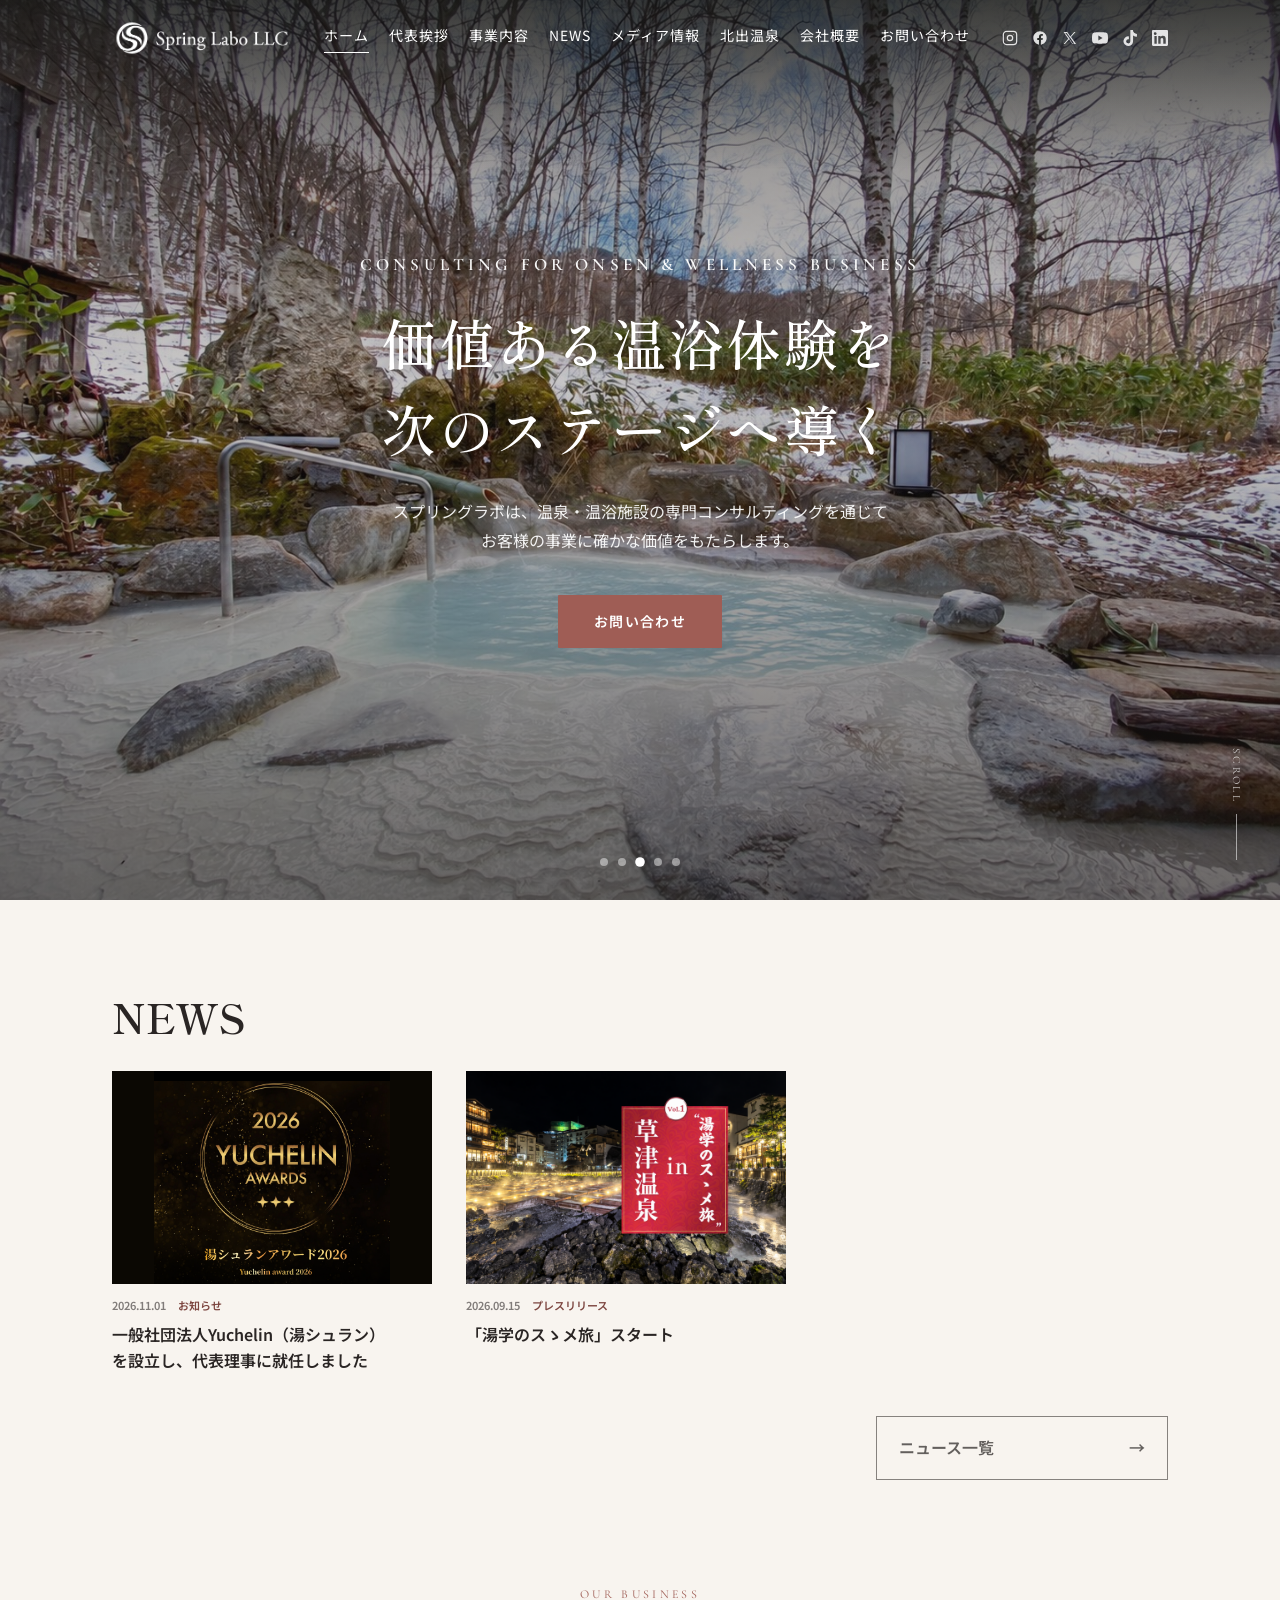
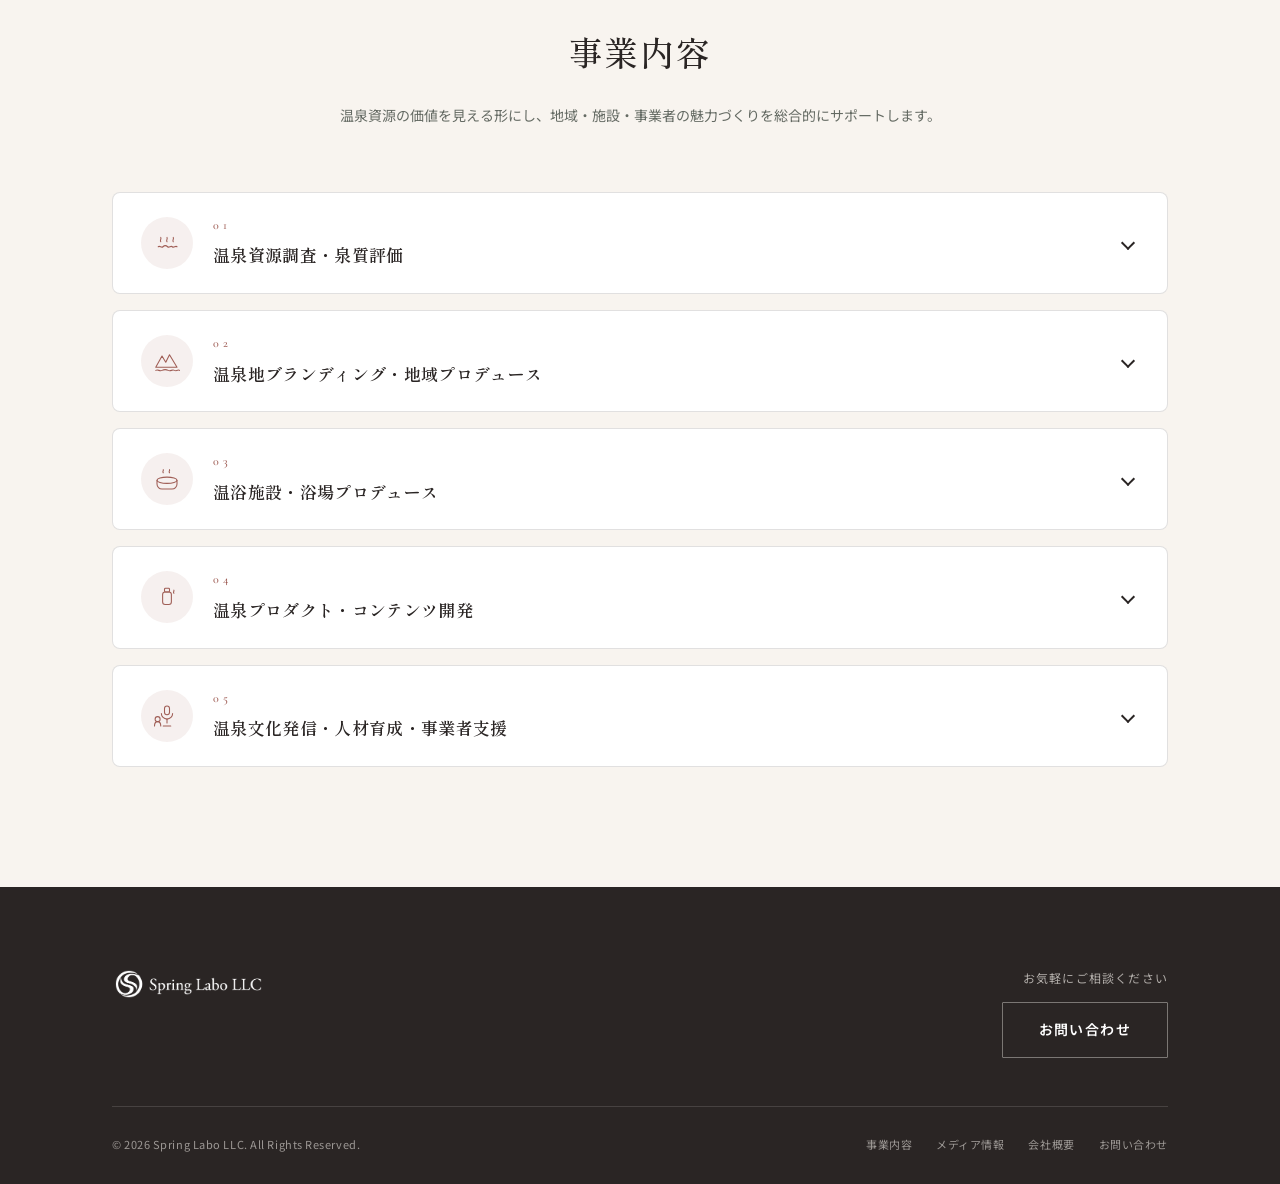
<file: index.html>
<!DOCTYPE html>
<html lang="ja">
<head>
<meta charset="UTF-8">
<meta name="viewport" content="width=device-width, initial-scale=1.0">
<title>Spring Labo LLC | スプリングラボ</title>
<link rel="icon" type="image/x-icon" href="images/favicon.ico">
<link rel="icon" type="image/png" sizes="32x32" href="images/favicon-32.png">
<link rel="apple-touch-icon" sizes="180x180" href="images/apple-touch-icon.png">
<link rel="preconnect" href="https://fonts.googleapis.com">
<link rel="preconnect" href="https://fonts.gstatic.com" crossorigin>
<link rel="preload" as="image" href="images/slide1.jpg?v=20260909-2">
<link href="https://fonts.googleapis.com/css2?family=Cormorant+Garamond:wght@500;600&family=Shippori+Mincho:wght@500;600;700&family=Noto+Sans+JP:wght@300;400;500;600&display=swap" rel="stylesheet">
<link rel="stylesheet" href="styles.css?v=20260920-4">
</head>
<body>

<!-- ---------- Header ---------- -->
<header class="header" id="header">
  <div class="wrap">
    <a href="index.html" class="logo"><img src="images/logo.png" alt="Spring Labo LLC / スプリングラボ合同会社"></a>
    <nav class="nav" id="nav">
      <a href="index.html" class="is-current">ホーム</a>
      <a href="greeting.html">代表挨拶</a>
      <a href="business.html">事業内容</a>
      <a href="news.html">NEWS</a>
      <a href="media.html">メディア情報</a>
      <a href="https://kitade-onsen.com/" target="_blank" rel="noopener">北出温泉</a>
      <a href="company.html">会社概要</a>
      <a href="contact.html">お問い合わせ</a>
    </nav>
    <div class="header-right">
      <div class="social-icons">
        <a href="https://www.instagram.com/onsen.expert_kitadekyoko?utm_source=qr" aria-label="Instagram" target="_blank" rel="noopener">
          <svg viewBox="0 0 24 24" fill="none" stroke="currentColor" stroke-width="1.8"><rect x="2" y="2" width="20" height="20" rx="5"/><circle cx="12" cy="12" r="4"/><circle cx="17.5" cy="6.5" r="0.6" fill="currentColor" stroke="none"/></svg>
        </a>
        <a href="https://www.facebook.com/kitadekyoko.onsenka?mibextid=wwXIfr" aria-label="Facebook" target="_blank" rel="noopener">
          <svg viewBox="0 0 24 24" fill="currentColor"><path d="M22 12.06C22 6.5 17.52 2 12 2S2 6.5 2 12.06C2 17.06 5.66 21.2 10.44 22v-7.03H7.9v-2.91h2.54V9.84c0-2.5 1.49-3.89 3.77-3.89 1.09 0 2.24.2 2.24.2v2.46h-1.26c-1.24 0-1.63.77-1.63 1.56v1.88h2.78l-.44 2.91h-2.34V22C18.34 21.2 22 17.06 22 12.06z"/></svg>
        </a>
        <a href="https://x.com/kitadekyoko?s=11&amp;t=dPP06xuibRADVzbmmDGtfA" aria-label="X (Twitter)" target="_blank" rel="noopener">
          <svg viewBox="0 0 24 24" fill="currentColor"><path d="M13.6 10.6 20.3 3h-2l-5.8 6.6L7.9 3H2.4l7 10.2L2.4 21h2l6.2-7 5 7h5.5l-7.5-10.4Zm-2.2 2.5-.7-1L4.9 4.5h2.3l4.6 6.6.7 1 6 8.6h-2.3l-4.9-7.1Z"/></svg>
        </a>
        <a href="https://youtube.com/channel/UCn5zlkzlKiLHQn4NEvBMjdQ?si=N2A_sgeWhV4R-R6R" aria-label="YouTube" target="_blank" rel="noopener">
          <svg viewBox="0 0 24 24" fill="currentColor"><path d="M23.5 6.2a3 3 0 0 0-2.1-2.1C19.5 3.5 12 3.5 12 3.5s-7.5 0-9.4.6A3 3 0 0 0 .5 6.2C0 8.1 0 12 0 12s0 3.9.5 5.8a3 3 0 0 0 2.1 2.1c1.9.6 9.4.6 9.4.6s7.5 0 9.4-.6a3 3 0 0 0 2.1-2.1c.5-1.9.5-5.8.5-5.8s0-3.9-.5-5.8ZM9.5 15.6V8.4l6.3 3.6-6.3 3.6Z"/></svg>
        </a>
        <a href="https://www.tiktok.com/@onsen.expert_kitadekyoko?_r=1&amp;_t=ZS-99qsSXg4rFn" aria-label="TikTok" target="_blank" rel="noopener">
          <svg viewBox="0 0 24 24" fill="currentColor"><path d="M12.5 0h3.9a5.9 5.9 0 0 0 6 6v4a10 10 0 0 1-5.8-1.9v8.7a7.2 7.2 0 1 1-6.3-7.2V14a3.1 3.1 0 1 0 2.2 3V0Z"/></svg>
        </a>
        <a href="https://www.linkedin.com/in/kitade-kyoko-866ab0321?utm_source=share_via&amp;utm_content=profile&amp;utm_medium=member_ios" aria-label="LinkedIn" target="_blank" rel="noopener">
          <svg viewBox="0 0 24 24" fill="currentColor"><path d="M20.4 20.5h-3.5v-5.6c0-1.3 0-3-1.9-3s-2.1 1.4-2.1 2.9v5.7H9.4V9h3.4v1.6h.1c.5-.9 1.6-1.9 3.4-1.9 3.6 0 4.3 2.4 4.3 5.5v6.3ZM5.3 7.4a2.1 2.1 0 1 1 0-4.1 2.1 2.1 0 0 1 0 4.1Zm1.8 13.1H3.6V9h3.5v11.5ZM22.2 0H1.8C.8 0 0 .8 0 1.7v20.6C0 23.2.8 24 1.8 24h20.4c1 0 1.8-.8 1.8-1.7V1.7C24 .8 23.2 0 22.2 0Z"/></svg>
        </a>
      </div>
      <div class="menu-btn" id="menuBtn" aria-label="メニュー">
        <i></i><i></i><i></i>
      </div>
    </div>
  </div>
</header>

<!-- ---------- Hero Slider ---------- -->
<section class="hero" id="slider">
  <div class="slide is-active"><img src="images/slide1.jpg?v=20260909-2" alt="スライド画像1" loading="eager"></div>
  <div class="slide"><img src="images/slide2.jpg?v=20260909-2" alt="スライド画像2" loading="lazy"></div>
  <div class="slide"><img src="images/slide3.jpg?v=20260909-2" alt="スライド画像3" loading="lazy"></div>
  <div class="slide"><img src="images/slide4.jpg?v=20260909-2" alt="スライド画像4" loading="lazy"></div>
  <div class="slide"><img src="images/slide5.jpg?v=20260909-2" alt="スライド画像5" loading="lazy"></div>

  <div class="hero-content">
    <p class="hero-eyebrow">Consulting for Onsen &amp; Wellness Business</p>
    <h1 class="hero-title">
      <span class="hero-title-line">価値ある温浴体験を</span>
      <span class="hero-title-line">次のステージへ導く</span>
    </h1>
    <p class="hero-sub">
      スプリングラボは、温泉・温浴施設の<br class="br-mobile">専門コンサルティングを通じて<br>
      お客様の事業に確かな価値をもたらします。
    </p>
    <div class="hero-buttons">
      <a href="contact.html" class="btn btn-primary">お問い合わせ</a>
    </div>
  </div>

  <div class="dots" id="dots"></div>
  <div class="scroll-cue">SCROLL</div>
</section>

<!-- ---------- News ---------- -->
<section class="home-news" id="news" aria-labelledby="homeNewsTitle">
  <div class="wrap">
    <div class="home-news-heading reveal">
      <h2 id="homeNewsTitle">NEWS</h2>
    </div>

    <div class="home-news-cards">
      <a href="news-yuchelin.html" class="pickup-card home-news-card reveal">
        <span class="pickup-image pickup-image-award">
          <img src="images/news-yuchelin-awards-cover-2026.png" alt="湯シュランアワード2026" loading="lazy">
        </span>
        <span class="pickup-meta">
          <time datetime="2026-11-01">2026.11.01</time>
          <span>お知らせ</span>
        </span>
        <span class="pickup-title">一般社団法人Yuchelin（湯シュラン）を設立し、代表理事に就任しました</span>
      </a>

      <a href="news-yugaku.html" class="pickup-card home-news-card reveal">
        <span class="pickup-image">
          <img src="images/news-yugaku-wide.png" alt="湯学のスゝメ旅 Vol.1 in 草津温泉" loading="lazy">
        </span>
        <span class="pickup-meta">
          <time datetime="2026-09-15">2026.09.15</time>
          <span>プレスリリース</span>
        </span>
        <span class="pickup-title">「湯学のスゝメ旅」スタート</span>
      </a>
    </div>

    <div class="home-news-footer reveal">
      <a href="news.html" class="home-news-all">ニュース一覧</a>
    </div>
  </div>
</section>

<!-- ---------- Services ---------- -->
<section class="services" id="services">
  <div class="wrap">
    <div class="section-head reveal">
      <p class="section-eyebrow">Our Business</p>
      <h2 class="section-title">事業内容</h2>
      <p class="section-desc">温泉資源の価値を見える形にし、地域・施設・事業者の魅力づくりを総合的にサポートします。</p>
    </div>

    <div class="accordion" id="servicesAccordion">

      <div class="accordion-item reveal">
        <h3 class="accordion-heading">
          <button type="button" class="accordion-trigger" aria-expanded="false" aria-controls="service-panel-1" id="service-trigger-1">
            <span class="accordion-icon" aria-hidden="true"><svg viewBox="0 0 48 48" fill="none" stroke="currentColor" stroke-width="1.7" stroke-linecap="round" stroke-linejoin="round"><path d="M10 30c2.5-2.5 5 2.5 7.5 0s5-2.5 7.5 0 5-2.5 7.5 0 5-2.5 7.5 0"/><path d="M14 22c-2-2.5 1.5-4 0-7"/><path d="M24 22c-2-2.5 1.5-4 0-7"/><path d="M34 22c-2-2.5 1.5-4 0-7"/></svg></span>
            <span class="accordion-text">
              <span class="accordion-index">01</span>
              <span class="accordion-title">温泉資源調査・泉質評価</span>
            </span>
            <span class="accordion-chevron" aria-hidden="true"></span>
          </button>
        </h3>
        <div class="accordion-panel" id="service-panel-1" role="region" aria-labelledby="service-trigger-1">
          <div class="accordion-panel-inner">
            <p class="accordion-lead">温泉の個性と価値を、わかりやすく見える形に。</p>
            <p class="accordion-desc">泉質や温泉資源を専門的に調査・分析し、その特徴や魅力を言語化・可視化します。温泉地や施設が持つ本来の強みを整理し、地域づくりや情報発信に活かせる形へとつなげます。</p>
            <ul>
              <li>泉質の調査・分析・評価</li>
              <li>泉質特性の言語化・可視化</li>
              <li>温泉資源に関する調査・コンサルティング</li>
              <li>泉質評価ツール・販促ツールの企画・制作</li>
            </ul>
            <div class="accordion-case-link-wrap">
              <a href="cases.html#water-quality" class="accordion-case-link">事例紹介</a>
            </div>
          </div>
        </div>
      </div>

      <div class="accordion-item reveal">
        <h3 class="accordion-heading">
          <button type="button" class="accordion-trigger" aria-expanded="false" aria-controls="service-panel-2" id="service-trigger-2">
            <span class="accordion-icon" aria-hidden="true"><svg viewBox="0 0 48 48" fill="none" stroke="currentColor" stroke-width="1.7" stroke-linecap="round" stroke-linejoin="round"><path d="M6 34 16 16 22 26 28 14 40 34Z"/><path d="M6 39c4-2 6 2 10 0s6-2 10 0 6-2 10 0 6-2 8 0"/></svg></span>
            <span class="accordion-text">
              <span class="accordion-index">02</span>
              <span class="accordion-title">温泉地ブランディング・地域プロデュース</span>
            </span>
            <span class="accordion-chevron" aria-hidden="true"></span>
          </button>
        </h3>
        <div class="accordion-panel" id="service-panel-2" role="region" aria-labelledby="service-trigger-2">
          <div class="accordion-panel-inner">
            <p class="accordion-lead">その土地にしかない温泉の魅力を、地域の価値へ。</p>
            <p class="accordion-desc">温泉資源や歴史・文化など、その地域ならではの魅力を活かし、温泉地のブランディングや地域プロデュースを行います。地域資源を組み合わせ、新たな体験や周遊の仕組みづくりをサポートします。</p>
            <ul>
              <li>温泉地のブランディング</li>
              <li>温泉地活性化のアドバイス・プロデュース</li>
              <li>地域資源を活用したコンテンツ造成</li>
              <li>周遊プログラム・温泉ツアーの企画・監修</li>
            </ul>
            <div class="accordion-case-link-wrap">
              <a href="cases.html#revitalization" class="accordion-case-link">事例紹介</a>
            </div>
          </div>
        </div>
      </div>

      <div class="accordion-item reveal">
        <h3 class="accordion-heading">
          <button type="button" class="accordion-trigger" aria-expanded="false" aria-controls="service-panel-3" id="service-trigger-3">
            <span class="accordion-icon" aria-hidden="true"><svg viewBox="0 0 48 48" fill="none" stroke="currentColor" stroke-width="1.7" stroke-linecap="round" stroke-linejoin="round"><path d="M8 26v6a8 8 0 0 0 8 8h16a8 8 0 0 0 8-8v-6"/><ellipse cx="24" cy="26" rx="16" ry="5"/><path d="M18 14c-2-2 1-3 0-5"/><path d="M28 14c-2-2 1-3 0-5"/></svg></span>
            <span class="accordion-text">
              <span class="accordion-index">03</span>
              <span class="accordion-title">温浴施設・浴場プロデュース</span>
            </span>
            <span class="accordion-chevron" aria-hidden="true"></span>
          </button>
        </h3>
        <div class="accordion-panel" id="service-panel-3" role="region" aria-labelledby="service-trigger-3">
          <div class="accordion-panel-inner">
            <p class="accordion-lead">泉質を活かし、心地よい温浴体験をデザインする。</p>
            <p class="accordion-desc">温泉・サウナ・お風呂などの温浴施設について、コンセプトづくりから浴場設計、入浴プログラムまで幅広くサポートします。泉質や施設の特徴を活かした、魅力ある温浴体験を提案します。</p>
            <ul>
              <li>温浴施設のコンセプト策定</li>
              <li>浴場の設計プランニング</li>
              <li>泉質を活かした入浴プログラム造成</li>
              <li>温浴施設に関するコンサルティング</li>
            </ul>
            <div class="accordion-case-link-wrap">
              <a href="cases.html#bathhouse" class="accordion-case-link">事例紹介</a>
            </div>
          </div>
        </div>
      </div>

      <div class="accordion-item reveal">
        <h3 class="accordion-heading">
          <button type="button" class="accordion-trigger" aria-expanded="false" aria-controls="service-panel-4" id="service-trigger-4">
            <span class="accordion-icon" aria-hidden="true"><svg viewBox="0 0 48 48" fill="none" stroke="currentColor" stroke-width="1.7" stroke-linecap="round" stroke-linejoin="round"><rect x="17" y="16" width="14" height="20" rx="4"/><rect x="20" y="10" width="8" height="6" rx="1.5"/><path d="M35 18c-2-2 1-3 0-5"/></svg></span>
            <span class="accordion-text">
              <span class="accordion-index">04</span>
              <span class="accordion-title">温泉プロダクト・コンテンツ開発</span>
            </span>
            <span class="accordion-chevron" aria-hidden="true"></span>
          </button>
        </h3>
        <div class="accordion-panel" id="service-panel-4" role="region" aria-labelledby="service-trigger-4">
          <div class="accordion-panel-inner">
            <p class="accordion-lead">温泉の魅力を、新しい商品や体験へ。</p>
            <p class="accordion-desc">温泉水や温泉成分、泉質の特徴を活かした商品やコンテンツの企画・監修を行います。温泉ならではの個性を大切にしながら、化粧品や入浴剤、販促ツールなどへ展開します。</p>
            <ul>
              <li>温泉水を活用した商品開発</li>
              <li>化粧品・入浴剤等の開発監修</li>
              <li>温泉関連商品の企画・監修</li>
              <li>温泉コンテンツ・販促物の企画・制作</li>
            </ul>
            <div class="accordion-case-link-wrap">
              <a href="cases.html#product" class="accordion-case-link">事例紹介</a>
            </div>
          </div>
        </div>
      </div>

      <div class="accordion-item reveal">
        <h3 class="accordion-heading">
          <button type="button" class="accordion-trigger" aria-expanded="false" aria-controls="service-panel-5" id="service-trigger-5">
            <span class="accordion-icon" aria-hidden="true"><svg viewBox="0 0 48 48" fill="none" stroke="currentColor" stroke-width="1.7" stroke-linecap="round" stroke-linejoin="round"><rect x="20" y="8" width="8" height="14" rx="4"/><path d="M15 20a9 9 0 0 0 18 0"/><path d="M24 29v6"/><path d="M18 40h12"/><circle cx="9" cy="29" r="4"/><path d="M4 40c0-4 2.2-7 5-7s5 3 5 7"/></svg></span>
            <span class="accordion-text">
              <span class="accordion-index">05</span>
              <span class="accordion-title">温泉文化発信・人材育成・事業者支援</span>
            </span>
            <span class="accordion-chevron" aria-hidden="true"></span>
          </button>
        </h3>
        <div class="accordion-panel" id="service-panel-5" role="region" aria-labelledby="service-trigger-5">
          <div class="accordion-panel-inner">
            <p class="accordion-lead">温泉の価値を伝え、地域と事業者の未来を支える。</p>
            <p class="accordion-desc">講演や研修、執筆、情報発信を通じて温泉の魅力や文化、資源価値を広く伝えるとともに、温泉宿・ホテルなどの事業者を支援します。</p>
            <ul>
              <li>温泉に関する講演・研修・人材育成</li>
              <li>温泉に関する執筆・情報発信・PR</li>
              <li>宿泊事業者への外国人人材の紹介</li>
              <li>温泉宿・ホテルの事業承継・売買に関する情報提供</li>
            </ul>
            <div class="accordion-case-link-wrap">
              <a href="cases.html#seminar" class="accordion-case-link">事例紹介</a>
            </div>
          </div>
        </div>
      </div>

    </div>

  </div>
</section>

<!-- ---------- Footer ---------- -->
<footer class="footer" id="contact">
  <div class="wrap">
    <div class="footer-top">
      <div class="footer-logo">
        <img src="images/logo.png" alt="Spring Labo LLC / スプリングラボ合同会社">
      </div>
      <div class="footer-contact">
        <p>お気軽にご相談ください</p>
        <a href="contact.html" class="btn btn-outline">お問い合わせ</a>
      </div>
    </div>
    <div class="footer-bottom">
      <p>&copy; 2026 Spring Labo LLC. All Rights Reserved.</p>
      <nav>
        <a href="business.html">事業内容</a>
        <a href="media.html">メディア情報</a>
        <a href="company.html">会社概要</a>
        <a href="contact.html">お問い合わせ</a>
      </nav>
    </div>
  </div>
</footer>

<script src="slider.js"></script>
<script src="main.js?v=20260919-3"></script>

</body>
</html>
</file>
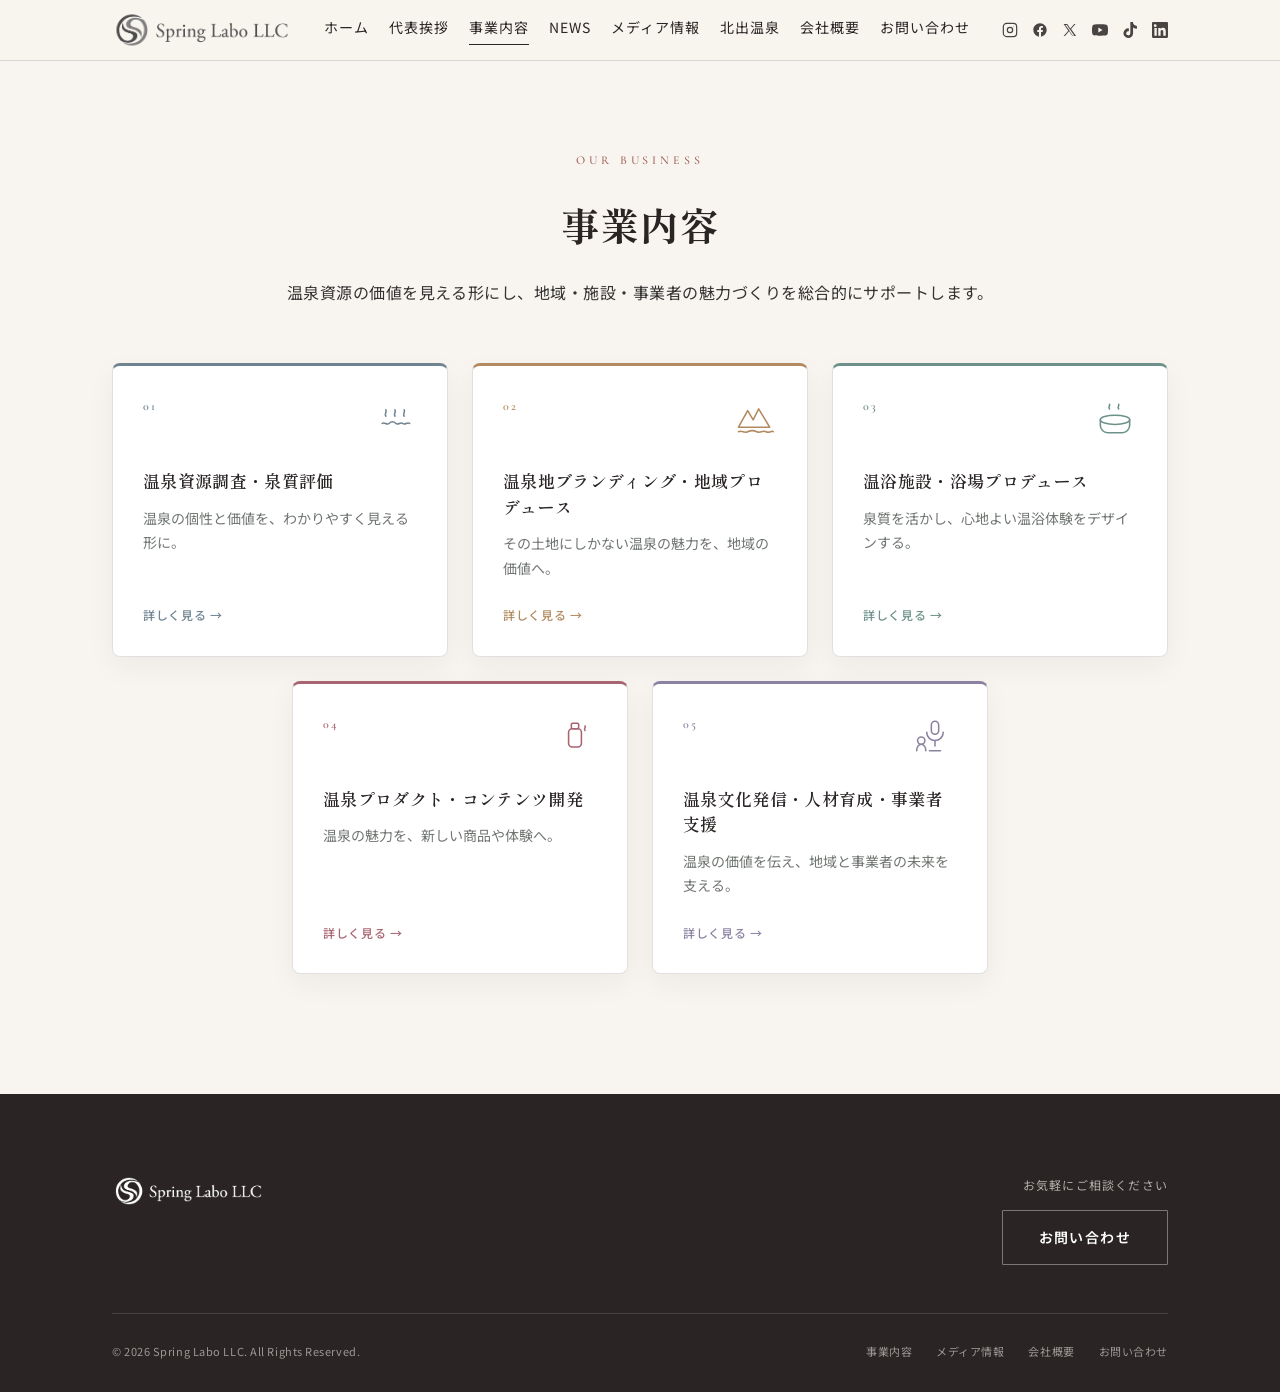
<file: business.html>
<!DOCTYPE html>
<html lang="ja">
<head>
<meta charset="UTF-8">
<meta name="viewport" content="width=device-width, initial-scale=1.0">
<title>事業内容 | Spring Labo LLC</title>
<link rel="icon" type="image/x-icon" href="images/favicon.ico">
<link rel="icon" type="image/png" sizes="32x32" href="images/favicon-32.png">
<link rel="apple-touch-icon" sizes="180x180" href="images/apple-touch-icon.png">
<link rel="preconnect" href="https://fonts.googleapis.com">
<link rel="preconnect" href="https://fonts.gstatic.com" crossorigin>
<link href="https://fonts.googleapis.com/css2?family=Cormorant+Garamond:wght@500;600&family=Shippori+Mincho:wght@500;600;700&family=Noto+Sans+JP:wght@300;400;500;600&display=swap" rel="stylesheet">
<link rel="stylesheet" href="styles.css?v=20260929-2">
</head>
<body>

<!-- ---------- Header ---------- -->
<header class="header" id="header">
  <div class="wrap">
    <a href="index.html" class="logo"><img src="images/logo.png" alt="Spring Labo LLC / スプリングラボ合同会社"></a>
    <nav class="nav" id="nav">
      <a href="index.html">ホーム</a>
      <a href="greeting.html">代表挨拶</a>
      <a href="business.html" class="is-current">事業内容</a>
      <a href="news.html">NEWS</a>
      <a href="media.html">メディア情報</a>
      <a href="https://kitade-onsen.com/" target="_blank" rel="noopener">北出温泉</a>
      <a href="company.html">会社概要</a>
      <a href="contact.html">お問い合わせ</a>
    </nav>
    <div class="header-right">
      <div class="social-icons">
        <a href="https://www.instagram.com/onsen.expert_kitadekyoko?utm_source=qr" aria-label="Instagram" target="_blank" rel="noopener">
          <svg viewBox="0 0 24 24" fill="none" stroke="currentColor" stroke-width="1.8"><rect x="2" y="2" width="20" height="20" rx="5"/><circle cx="12" cy="12" r="4"/><circle cx="17.5" cy="6.5" r="0.6" fill="currentColor" stroke="none"/></svg>
        </a>
        <a href="https://www.facebook.com/kitadekyoko.onsenka?mibextid=wwXIfr" aria-label="Facebook" target="_blank" rel="noopener">
          <svg viewBox="0 0 24 24" fill="currentColor"><path d="M22 12.06C22 6.5 17.52 2 12 2S2 6.5 2 12.06C2 17.06 5.66 21.2 10.44 22v-7.03H7.9v-2.91h2.54V9.84c0-2.5 1.49-3.89 3.77-3.89 1.09 0 2.24.2 2.24.2v2.46h-1.26c-1.24 0-1.63.77-1.63 1.56v1.88h2.78l-.44 2.91h-2.34V22C18.34 21.2 22 17.06 22 12.06z"/></svg>
        </a>
        <a href="https://x.com/kitadekyoko?s=11&amp;t=dPP06xuibRADVzbmmDGtfA" aria-label="X (Twitter)" target="_blank" rel="noopener">
          <svg viewBox="0 0 24 24" fill="currentColor"><path d="M13.6 10.6 20.3 3h-2l-5.8 6.6L7.9 3H2.4l7 10.2L2.4 21h2l6.2-7 5 7h5.5l-7.5-10.4Zm-2.2 2.5-.7-1L4.9 4.5h2.3l4.6 6.6.7 1 6 8.6h-2.3l-4.9-7.1Z"/></svg>
        </a>
        <a href="https://youtube.com/channel/UCn5zlkzlKiLHQn4NEvBMjdQ?si=N2A_sgeWhV4R-R6R" aria-label="YouTube" target="_blank" rel="noopener"><svg viewBox="0 0 24 24" fill="currentColor"><path d="M23.5 6.2a3 3 0 0 0-2.1-2.1C19.5 3.5 12 3.5 12 3.5s-7.5 0-9.4.6A3 3 0 0 0 .5 6.2C0 8.1 0 12 0 12s0 3.9.5 5.8a3 3 0 0 0 2.1 2.1c1.9.6 9.4.6 9.4.6s7.5 0 9.4-.6a3 3 0 0 0 2.1-2.1c.5-1.9.5-5.8.5-5.8s0-3.9-.5-5.8ZM9.5 15.6V8.4l6.3 3.6-6.3 3.6Z"/></svg></a>
        <a href="https://www.tiktok.com/@onsen.expert_kitadekyoko?_r=1&amp;_t=ZS-99qsSXg4rFn" aria-label="TikTok" target="_blank" rel="noopener"><svg viewBox="0 0 24 24" fill="currentColor"><path d="M12.5 0h3.9a5.9 5.9 0 0 0 6 6v4a10 10 0 0 1-5.8-1.9v8.7a7.2 7.2 0 1 1-6.3-7.2V14a3.1 3.1 0 1 0 2.2 3V0Z"/></svg></a>
        <a href="https://www.linkedin.com/in/kitade-kyoko-866ab0321?utm_source=share_via&amp;utm_content=profile&amp;utm_medium=member_ios" aria-label="LinkedIn" target="_blank" rel="noopener"><svg viewBox="0 0 24 24" fill="currentColor"><path d="M20.4 20.5h-3.5v-5.6c0-1.3 0-3-1.9-3s-2.1 1.4-2.1 2.9v5.7H9.4V9h3.4v1.6h.1c.5-.9 1.6-1.9 3.4-1.9 3.6 0 4.3 2.4 4.3 5.5v6.3ZM5.3 7.4a2.1 2.1 0 1 1 0-4.1 2.1 2.1 0 0 1 0 4.1Zm1.8 13.1H3.6V9h3.5v11.5ZM22.2 0H1.8C.8 0 0 .8 0 1.7v20.6C0 23.2.8 24 1.8 24h20.4c1 0 1.8-.8 1.8-1.7V1.7C24 .8 23.2 0 22.2 0Z"/></svg></a>
      </div>
      <div class="menu-btn" id="menuBtn" aria-label="メニュー">
        <i></i><i></i><i></i>
      </div>
    </div>
  </div>
</header>

<!-- ---------- Business hub ---------- -->
<section class="business-hub" id="business">
  <div class="wrap">
    <div class="business-diagram" id="businessDiagram">
      <div class="business-hub-center">
        <p class="business-hub-eyebrow">Our Business</p>
        <h1 class="business-hub-title">事業内容</h1>
        <p class="business-hub-desc">温泉資源の価値を見える形にし、地域・施設・事業者の魅力づくりを総合的にサポートします。</p>
      </div>
      <!-- Business cards are rendered here by business.js from data/businesses.json -->
    </div>
  </div>
</section>

<!-- ---------- Business modal ---------- -->
<div class="biz-modal" id="bizModal" hidden>
  <div class="biz-modal-backdrop" id="bizModalBackdrop"></div>
  <div class="biz-modal-dialog" id="bizModalDialog" role="dialog" aria-modal="true" aria-labelledby="bizModalTitle">
    <button type="button" class="biz-modal-close" id="bizModalClose" aria-label="閉じる">&times;</button>
    <div class="biz-modal-icon" id="bizModalIcon"></div>
    <p class="biz-modal-number" id="bizModalNumber"></p>
    <h2 class="biz-modal-title" id="bizModalTitle"></h2>
    <p class="biz-modal-desc" id="bizModalDesc"></p>
    <p class="biz-modal-body" id="bizModalBody"></p>
    <ul class="biz-modal-details" id="bizModalDetails"></ul>
    <a href="#" class="biz-modal-case-link" id="bizModalCaseLink">事例紹介</a>
  </div>
</div>

<!-- ---------- Footer ---------- -->
<footer class="footer" id="contact-footer">
  <div class="wrap">
    <div class="footer-top">
      <div class="footer-logo">
        <img src="images/logo.png" alt="Spring Labo LLC / スプリングラボ合同会社">
      </div>
      <div class="footer-contact">
        <p>お気軽にご相談ください</p>
        <a href="contact.html" class="btn btn-outline">お問い合わせ</a>
      </div>
    </div>
    <div class="footer-bottom">
      <p>&copy; 2026 Spring Labo LLC. All Rights Reserved.</p>
      <nav>
        <a href="business.html">事業内容</a>
        <a href="media.html">メディア情報</a>
        <a href="company.html">会社概要</a>
        <a href="contact.html">お問い合わせ</a>
      </nav>
    </div>
  </div>
</footer>

<script src="main.js"></script>
<script src="business.js?v=20260929-1"></script>

</body>
</html>
</file>
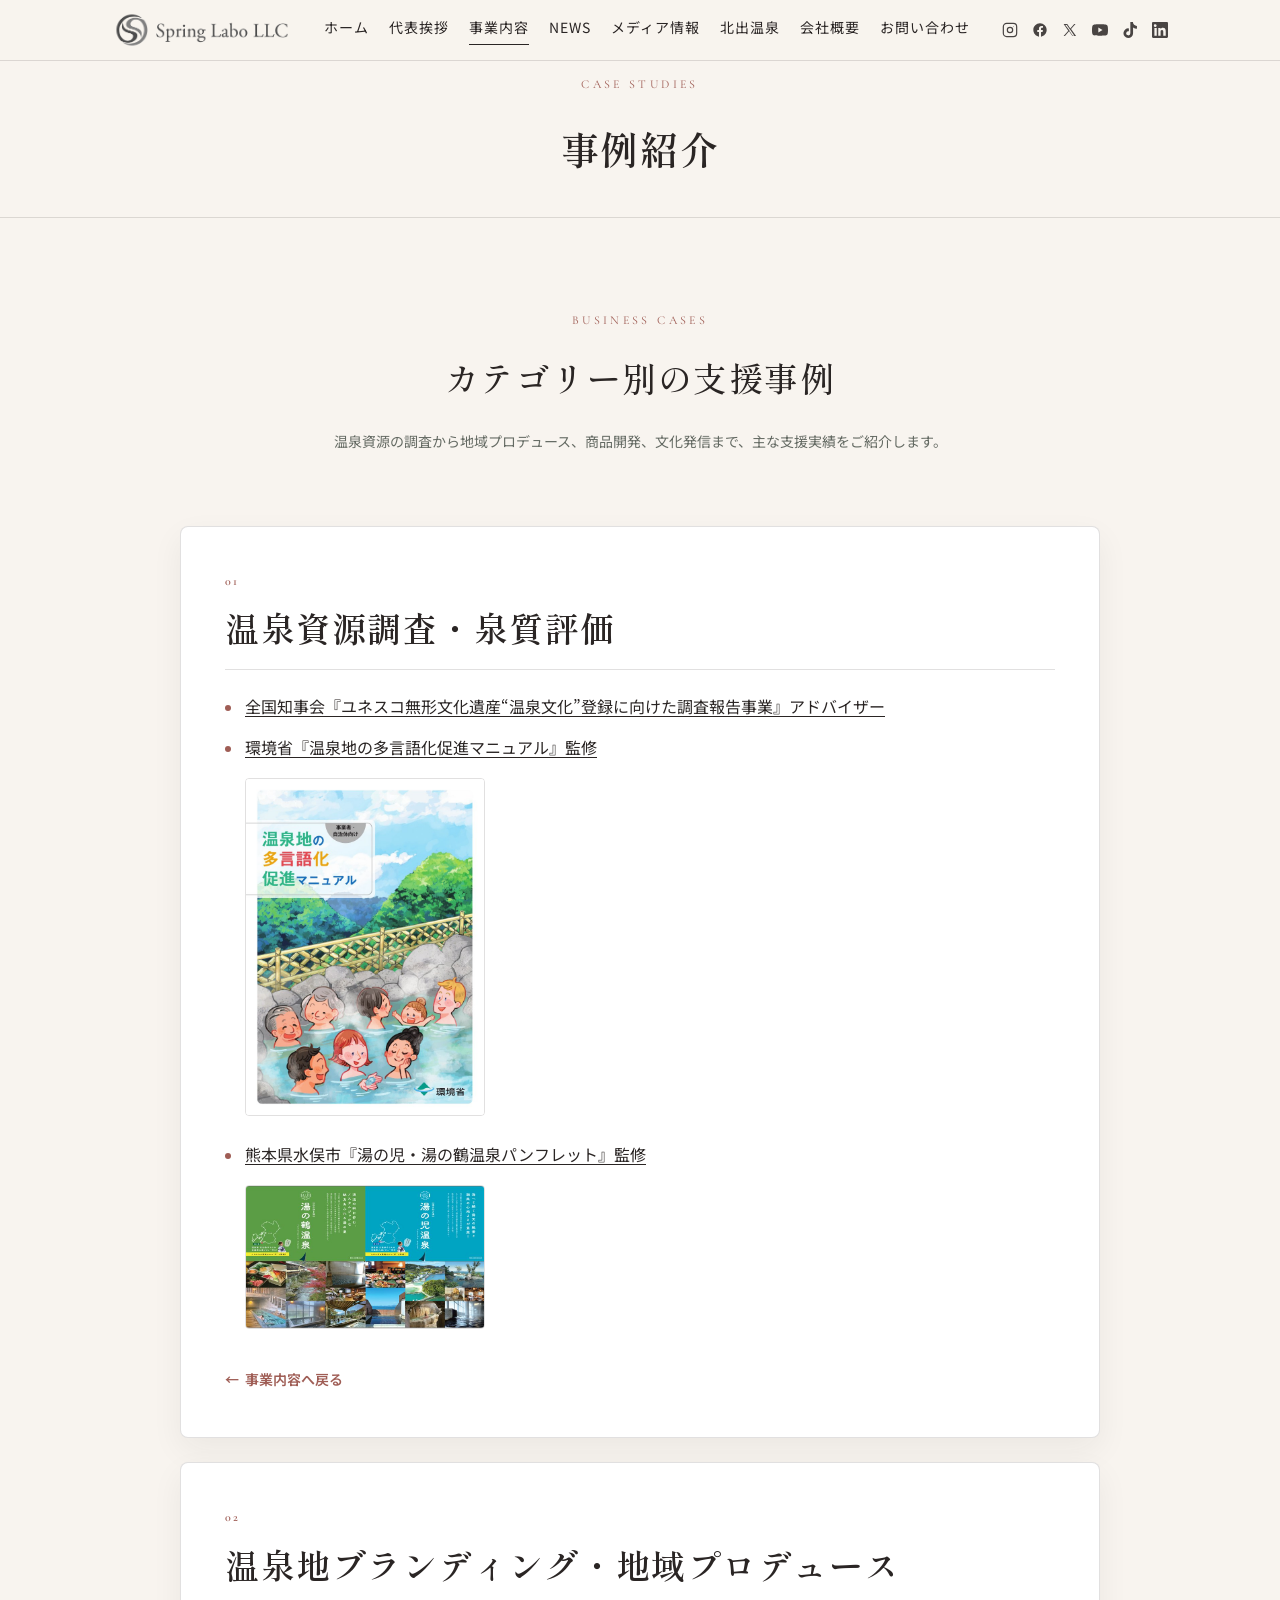
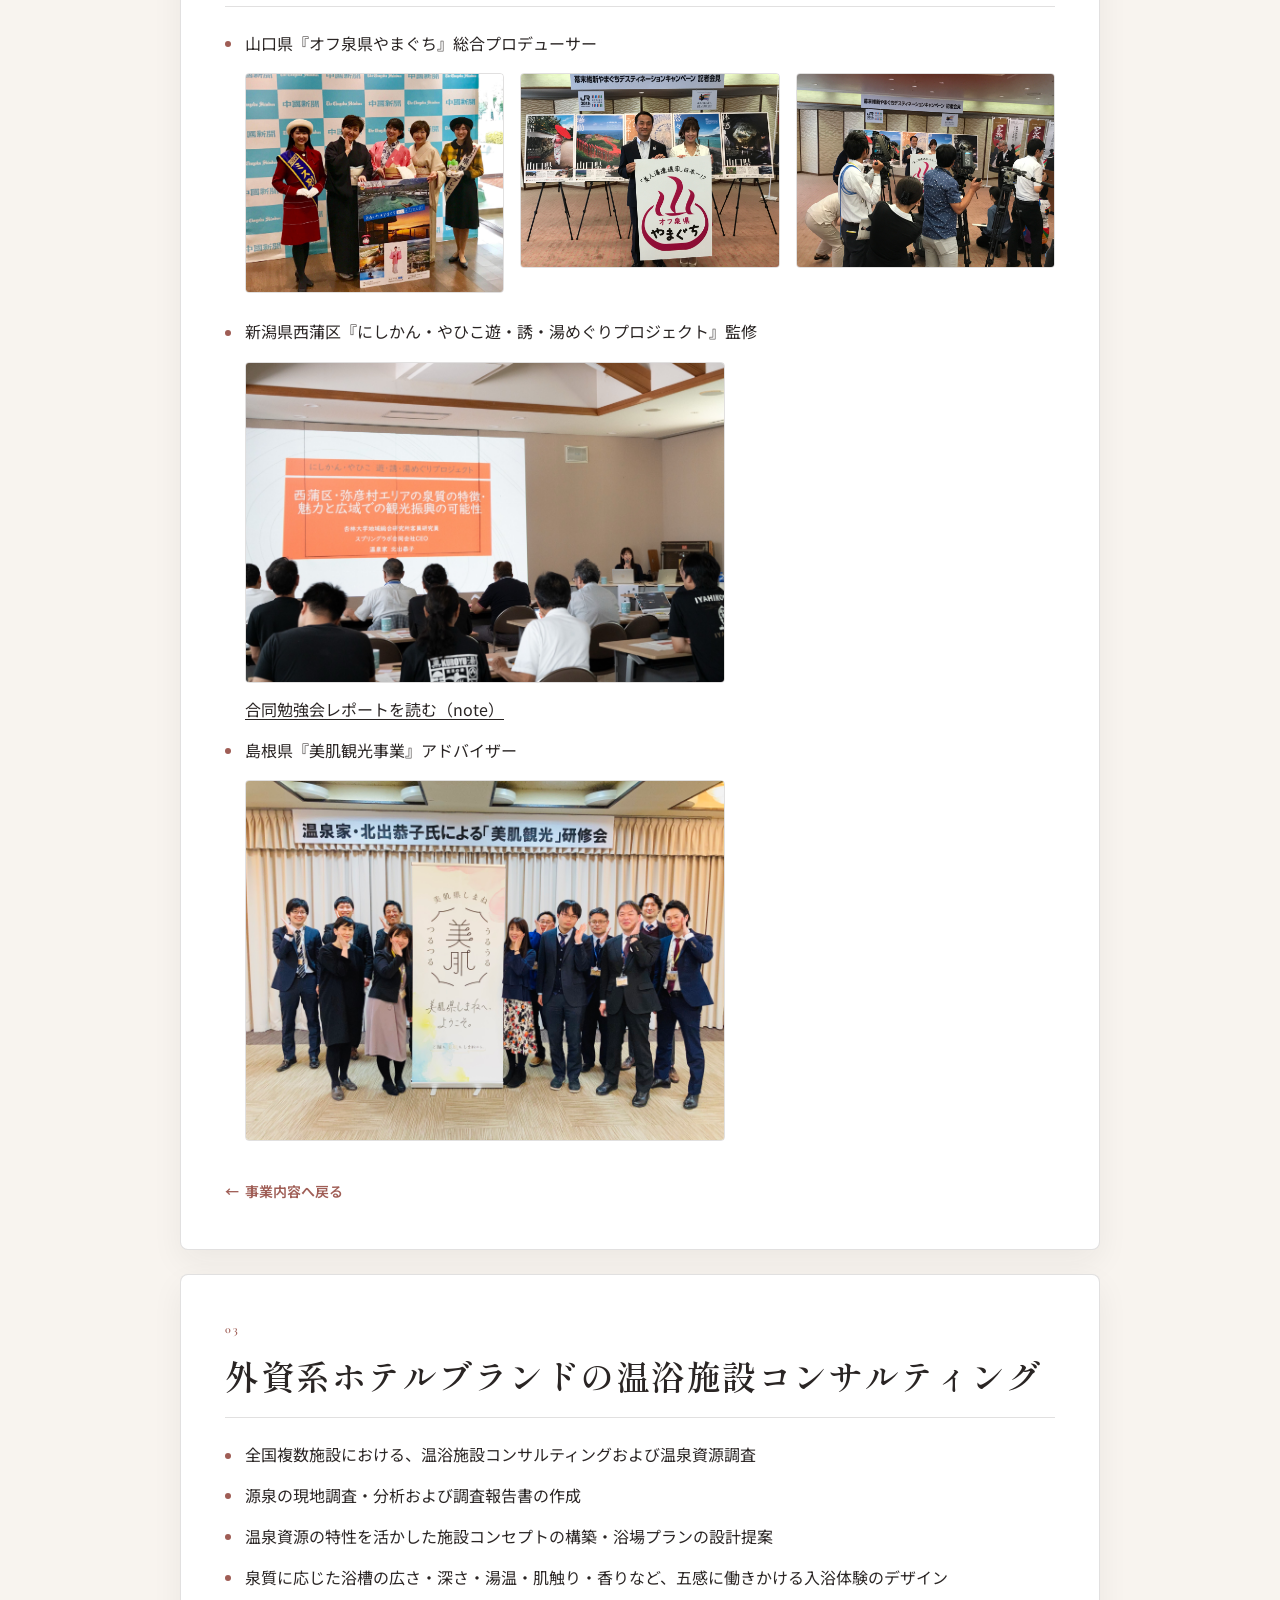
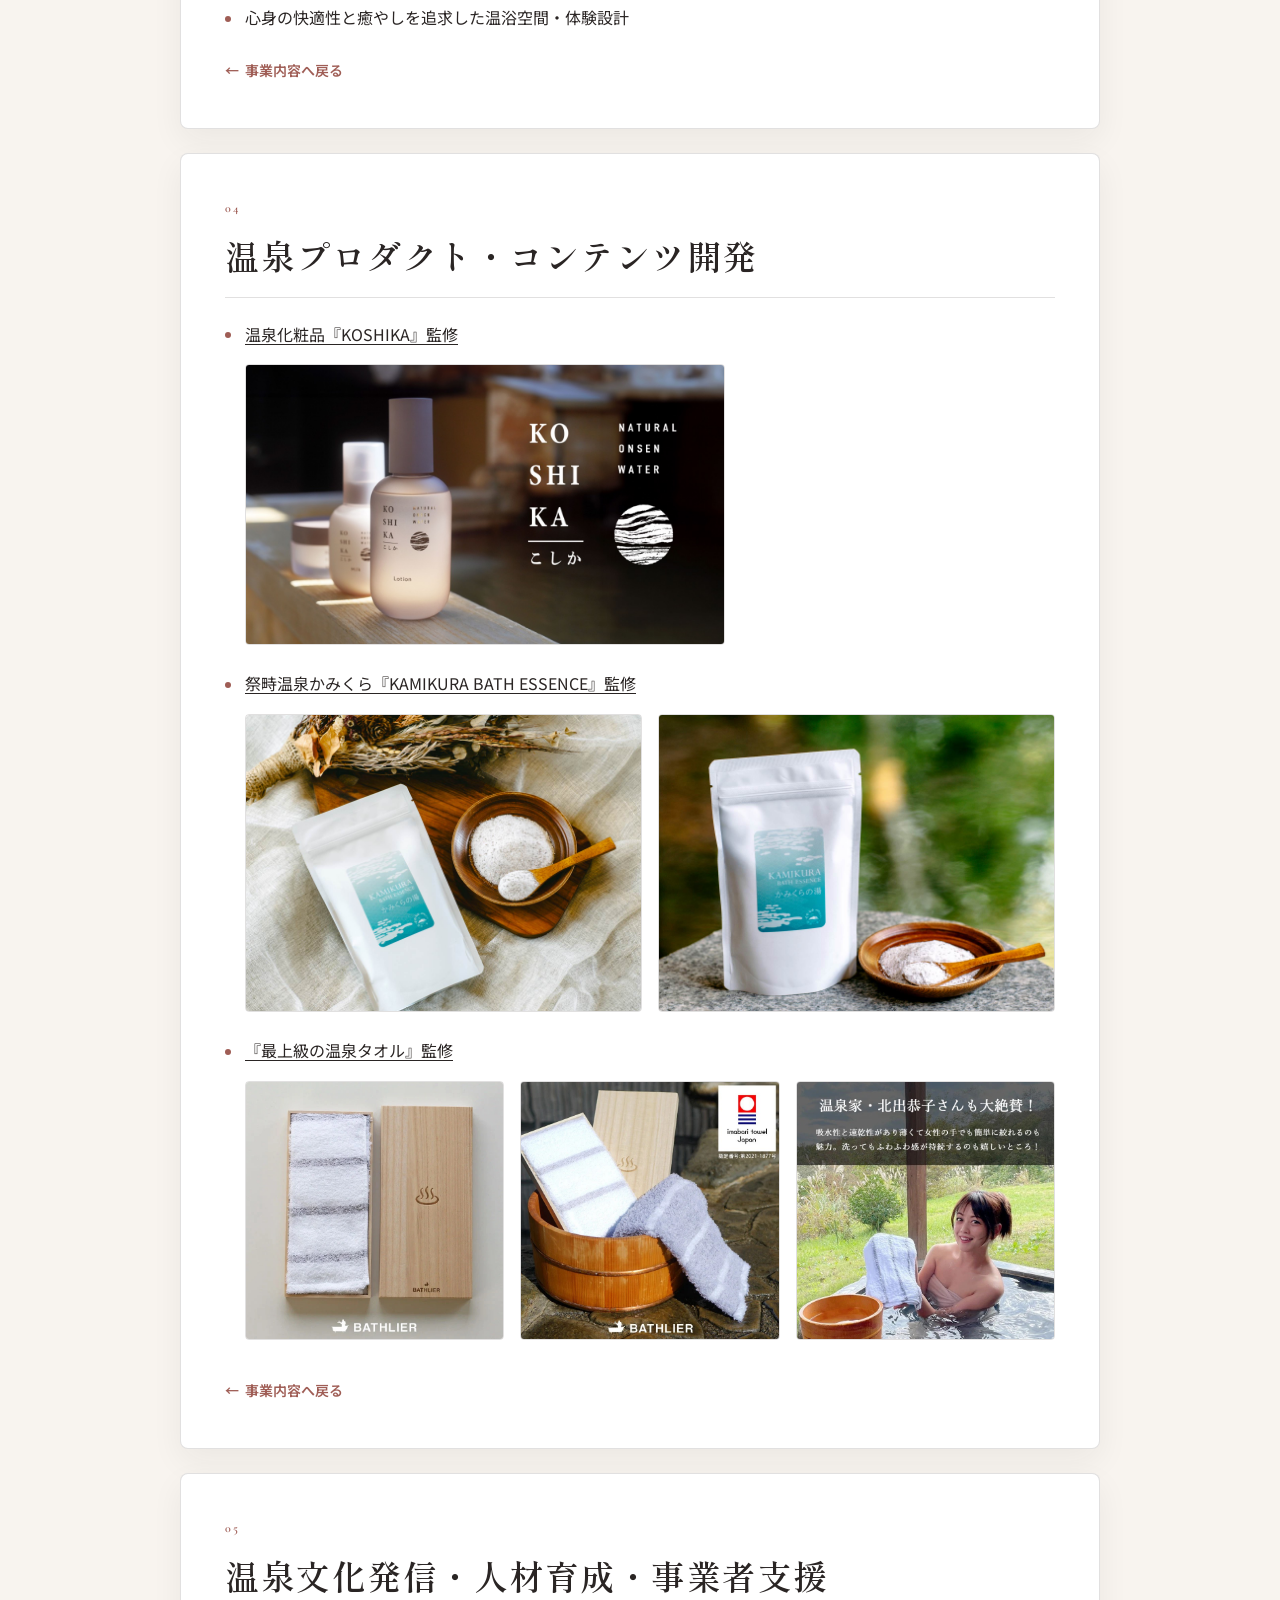
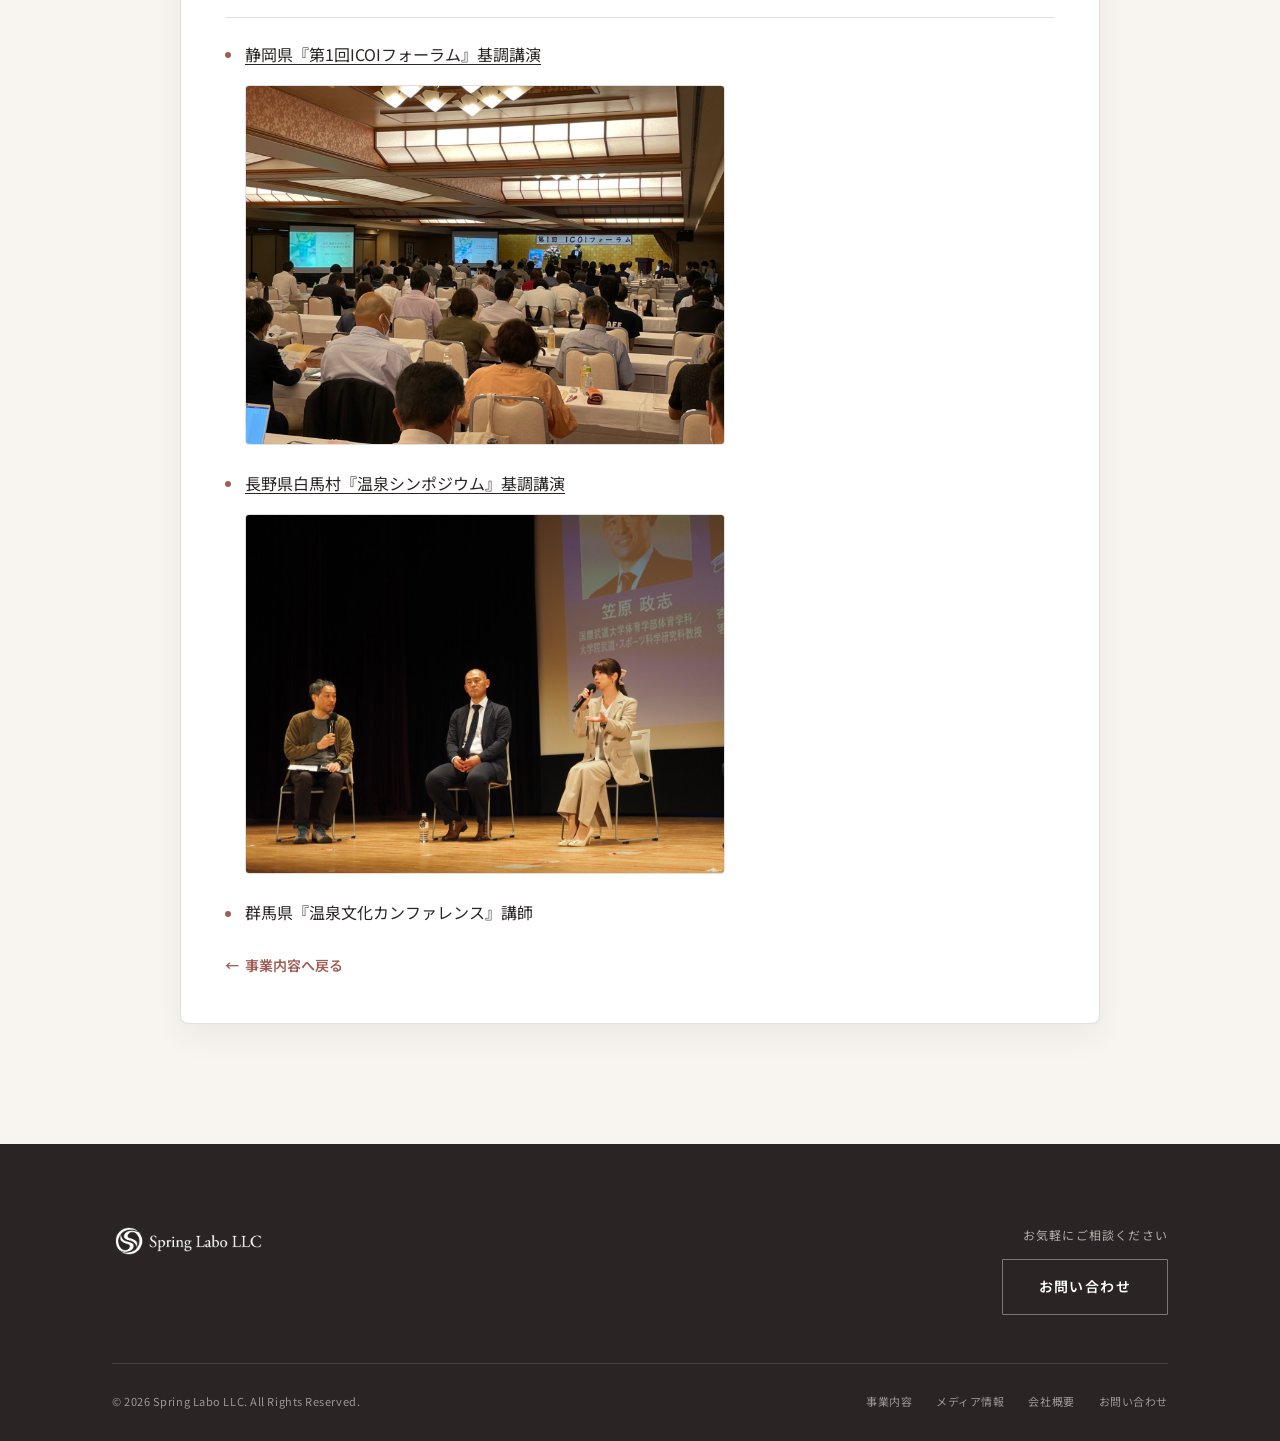
<file: cases.html>
<!DOCTYPE html>
<html lang="ja">
<head>
<meta charset="UTF-8">
<meta name="viewport" content="width=device-width, initial-scale=1.0">
<title>事例紹介 | Spring Labo LLC</title>
<meta name="description" content="スプリングラボ合同会社の事業カテゴリー別の事例紹介ページです。">
<link rel="icon" type="image/x-icon" href="images/favicon.ico">
<link rel="icon" type="image/png" sizes="32x32" href="images/favicon-32.png">
<link rel="apple-touch-icon" sizes="180x180" href="images/apple-touch-icon.png">
<link rel="preconnect" href="https://fonts.googleapis.com">
<link rel="preconnect" href="https://fonts.gstatic.com" crossorigin>
<link href="https://fonts.googleapis.com/css2?family=Cormorant+Garamond:wght@500;600&family=Shippori+Mincho:wght@500;600;700&family=Noto+Sans+JP:wght@300;400;500;600&display=swap" rel="stylesheet">
<link rel="stylesheet" href="styles.css?v=20260919-8">
</head>
<body>

<!-- ---------- Header ---------- -->
<header class="header" id="header">
  <div class="wrap">
    <a href="index.html" class="logo"><img src="images/logo.png" alt="Spring Labo LLC / スプリングラボ合同会社"></a>
    <nav class="nav" id="nav">
      <a href="index.html">ホーム</a>
      <a href="greeting.html">代表挨拶</a>
      <a href="business.html" class="is-current">事業内容</a>
      <a href="news.html">NEWS</a>
      <a href="media.html">メディア情報</a>
      <a href="https://kitade-onsen.com/" target="_blank" rel="noopener">北出温泉</a>
      <a href="company.html">会社概要</a>
      <a href="contact.html">お問い合わせ</a>
    </nav>
    <div class="header-right">
      <div class="social-icons">
        <a href="https://www.instagram.com/onsen.expert_kitadekyoko?utm_source=qr" aria-label="Instagram" target="_blank" rel="noopener">
          <svg viewBox="0 0 24 24" fill="none" stroke="currentColor" stroke-width="1.8"><rect x="2" y="2" width="20" height="20" rx="5"/><circle cx="12" cy="12" r="4"/><circle cx="17.5" cy="6.5" r="0.6" fill="currentColor" stroke="none"/></svg>
        </a>
        <a href="https://www.facebook.com/kitadekyoko.onsenka?mibextid=wwXIfr" aria-label="Facebook" target="_blank" rel="noopener">
          <svg viewBox="0 0 24 24" fill="currentColor"><path d="M22 12.06C22 6.5 17.52 2 12 2S2 6.5 2 12.06C2 17.06 5.66 21.2 10.44 22v-7.03H7.9v-2.91h2.54V9.84c0-2.5 1.49-3.89 3.77-3.89 1.09 0 2.24.2 2.24.2v2.46h-1.26c-1.24 0-1.63.77-1.63 1.56v1.88h2.78l-.44 2.91h-2.34V22C18.34 21.2 22 17.06 22 12.06z"/></svg>
        </a>
        <a href="https://x.com/kitadekyoko?s=11&amp;t=dPP06xuibRADVzbmmDGtfA" aria-label="X (Twitter)" target="_blank" rel="noopener">
          <svg viewBox="0 0 24 24" fill="currentColor"><path d="M13.6 10.6 20.3 3h-2l-5.8 6.6L7.9 3H2.4l7 10.2L2.4 21h2l6.2-7 5 7h5.5l-7.5-10.4Zm-2.2 2.5-.7-1L4.9 4.5h2.3l4.6 6.6.7 1 6 8.6h-2.3l-4.9-7.1Z"/></svg>
        </a>
        <a href="https://youtube.com/channel/UCn5zlkzlKiLHQn4NEvBMjdQ?si=N2A_sgeWhV4R-R6R" aria-label="YouTube" target="_blank" rel="noopener"><svg viewBox="0 0 24 24" fill="currentColor"><path d="M23.5 6.2a3 3 0 0 0-2.1-2.1C19.5 3.5 12 3.5 12 3.5s-7.5 0-9.4.6A3 3 0 0 0 .5 6.2C0 8.1 0 12 0 12s0 3.9.5 5.8a3 3 0 0 0 2.1 2.1c1.9.6 9.4.6 9.4.6s7.5 0 9.4-.6a3 3 0 0 0 2.1-2.1c.5-1.9.5-5.8.5-5.8s0-3.9-.5-5.8ZM9.5 15.6V8.4l6.3 3.6-6.3 3.6Z"/></svg></a>
        <a href="https://www.tiktok.com/@onsen.expert_kitadekyoko?_r=1&amp;_t=ZS-99qsSXg4rFn" aria-label="TikTok" target="_blank" rel="noopener"><svg viewBox="0 0 24 24" fill="currentColor"><path d="M12.5 0h3.9a5.9 5.9 0 0 0 6 6v4a10 10 0 0 1-5.8-1.9v8.7a7.2 7.2 0 1 1-6.3-7.2V14a3.1 3.1 0 1 0 2.2 3V0Z"/></svg></a>
        <a href="https://www.linkedin.com/in/kitade-kyoko-866ab0321?utm_source=share_via&amp;utm_content=profile&amp;utm_medium=member_ios" aria-label="LinkedIn" target="_blank" rel="noopener"><svg viewBox="0 0 24 24" fill="currentColor"><path d="M20.4 20.5h-3.5v-5.6c0-1.3 0-3-1.9-3s-2.1 1.4-2.1 2.9v5.7H9.4V9h3.4v1.6h.1c.5-.9 1.6-1.9 3.4-1.9 3.6 0 4.3 2.4 4.3 5.5v6.3ZM5.3 7.4a2.1 2.1 0 1 1 0-4.1 2.1 2.1 0 0 1 0 4.1Zm1.8 13.1H3.6V9h3.5v11.5ZM22.2 0H1.8C.8 0 0 .8 0 1.7v20.6C0 23.2.8 24 1.8 24h20.4c1 0 1.8-.8 1.8-1.7V1.7C24 .8 23.2 0 22.2 0Z"/></svg></a>
      </div>
      <div class="menu-btn" id="menuBtn" aria-label="メニュー">
        <i></i><i></i><i></i>
      </div>
    </div>
  </div>
</header>

<!-- ---------- Page Hero ---------- -->
<section class="page-hero">
  <div class="wrap">
    <p class="section-eyebrow">Case Studies</p>
    <h1>事例紹介</h1>
  </div>
</section>

<!-- ---------- Cases ---------- -->
<section class="case-section">
  <div class="wrap">
    <div class="section-head reveal">
      <p class="section-eyebrow">Business Cases</p>
      <h2 class="section-title">カテゴリー別の支援事例</h2>
      <p class="section-desc">温泉資源の調査から地域プロデュース、商品開発、文化発信まで、主な支援実績をご紹介します。</p>
    </div>

    <div class="case-list">
      <article class="case-card reveal" id="water-quality">
        <p class="case-number">01</p>
        <h2>温泉資源調査・泉質評価</h2>
        <ul>
          <li><a class="case-reference-link" href="https://www.pref.gunma.jp/page/756166.html" target="_blank" rel="noopener">全国知事会『ユネスコ無形文化遺産“温泉文化”登録に向けた調査報告事業』アドバイザー</a></li>
          <li>
            <a class="case-reference-link" href="https://www.env.go.jp/nature/onsen/pdf/hyouki2021.pdf" target="_blank" rel="noopener">環境省『温泉地の多言語化促進マニュアル』監修</a>
            <a class="case-document-image" href="https://www.env.go.jp/nature/onsen/pdf/hyouki2021.pdf" target="_blank" rel="noopener">
              <img src="images/onsen-multilingual-manual.jpg" alt="温泉地の多言語化促進マニュアルの表紙" width="708" height="1000" loading="lazy" decoding="async">
            </a>
          </li>
          <li>
            <a class="case-reference-link" href="https://www.city.minamata.lg.jp/kiji0033684/index.html" target="_blank" rel="noopener">熊本県水俣市『湯の児・湯の鶴温泉パンフレット』監修</a>
            <a class="case-document-image" href="https://www.city.minamata.lg.jp/kiji0033684/index.html" target="_blank" rel="noopener">
              <img src="images/minamata-onsen-brochure.png" alt="湯の鶴温泉・湯の児温泉パンフレットの表紙" width="799" height="478" loading="lazy" decoding="async">
            </a>
          </li>
        </ul>
        <a href="business.html" class="case-back-link">事業内容へ戻る</a>
      </article>

      <article class="case-card reveal" id="revitalization">
        <p class="case-number">02</p>
        <h2>温泉地ブランディング・地域プロデュース</h2>
        <ul>
          <li>山口県『オフ泉県やまぐち』総合プロデューサー
            <div class="case-photo-gallery">
              <a href="images/yamaguchi-promotion.jpg" target="_blank" rel="noopener"><img src="images/yamaguchi-promotion.jpg" alt="山口県の温泉観光プロモーションでの集合写真" width="2855" height="2418" loading="lazy" decoding="async"></a>
              <a href="images/yamaguchi-press-conference.jpg" target="_blank" rel="noopener"><img src="images/yamaguchi-press-conference.jpg" alt="オフ泉県やまぐちのパネルを持った記者会見での写真" width="4032" height="3024" loading="lazy" decoding="async"></a>
              <a href="images/yamaguchi-press-coverage.jpg" target="_blank" rel="noopener"><img src="images/yamaguchi-press-coverage.jpg" alt="やまぐちデスティネーションキャンペーン記者会見の取材風景" width="4032" height="3024" loading="lazy" decoding="async"></a>
            </div>
          </li>
          <li>新潟県西蒲区『にしかん・やひこ遊・誘・湯めぐりプロジェクト』監修
            <div class="case-photo-gallery case-photo-gallery-single">
              <a href="images/nishikan-yahiko-seminar.jpg" target="_blank" rel="noopener"><img src="images/nishikan-yahiko-seminar.jpg" alt="にしかん・やひこ遊・誘・湯めぐりプロジェクトでの泉質と観光振興に関する講演風景" width="2048" height="1365" loading="lazy" decoding="async"></a>
            </div>
            <a class="case-reference-link" href="https://note.com/ya_nishi_onsen/n/nd8913791c68a" target="_blank" rel="noopener">合同勉強会レポートを読む（note）</a>
          </li>
          <li>島根県『美肌観光事業』アドバイザー
            <div class="case-photo-gallery case-photo-gallery-single">
              <a href="images/shimane-bihada-training.jpg" target="_blank" rel="noopener"><img src="images/shimane-bihada-training.jpg" alt="島根県の美肌観光研修会での集合写真" width="4032" height="3024" loading="lazy" decoding="async"></a>
            </div>
          </li>
        </ul>
        <a href="business.html" class="case-back-link">事業内容へ戻る</a>
      </article>

      <article class="case-card reveal" id="bathhouse">
        <p class="case-number">03</p>
        <h2>外資系ホテルブランドの温浴施設コンサルティング</h2>
        <ul>
          <li>全国複数施設における、温浴施設コンサルティングおよび温泉資源調査</li>
          <li>源泉の現地調査・分析および調査報告書の作成</li>
          <li>温泉資源の特性を活かした施設コンセプトの構築・浴場プランの設計提案</li>
          <li>泉質に応じた浴槽の広さ・深さ・湯温・肌触り・香りなど、五感に働きかける入浴体験のデザイン</li>
          <li>心身の快適性と癒やしを追求した温浴空間・体験設計</li>
        </ul>
        <a href="business.html" class="case-back-link">事業内容へ戻る</a>
      </article>

      <article class="case-card reveal" id="product">
        <p class="case-number">04</p>
        <h2>温泉プロダクト・コンテンツ開発</h2>
        <ul>
          <li><a class="case-reference-link" href="https://koshika.jp/" target="_blank" rel="noopener">温泉化粧品『KOSHIKA』監修</a>
            <div class="case-photo-gallery case-photo-gallery-single">
              <a href="https://koshika.jp/" target="_blank" rel="noopener"><img src="images/koshika-onsen-cosmetics.jpg" alt="温泉化粧品KOSHIKAのスキンケアシリーズ" width="1200" height="700" loading="lazy" decoding="async"></a>
            </div>
          </li>
          <li><a class="case-reference-link" href="https://near-online.com/products/detail/19" target="_blank" rel="noopener">祭畤温泉かみくら『KAMIKURA BATH ESSENCE』監修</a>
            <div class="case-photo-gallery case-photo-gallery-pair">
              <a href="https://near-online.com/products/detail/19" target="_blank" rel="noopener"><img src="images/kamikura-bath-essence-1.jpg" alt="かみくらの湯の入浴剤と木の器に入ったパウダー" width="1600" height="1200" loading="lazy" decoding="async"></a>
              <a href="https://near-online.com/products/detail/19" target="_blank" rel="noopener"><img src="images/kamikura-bath-essence-2.jpg" alt="温泉を背景にしたかみくらの湯の入浴剤" width="1600" height="1200" loading="lazy" decoding="async"></a>
            </div>
          </li>
          <li><a class="case-reference-link" href="https://shop.bathlier.com/products/towel-7025-370101" target="_blank" rel="noopener">『最上級の温泉タオル』監修</a>
            <div class="case-photo-gallery">
              <a href="https://shop.bathlier.com/products/towel-7025-370101" target="_blank" rel="noopener"><img src="images/bathlier-onsen-towel-1.jpg" alt="桐箱入りの最上級の温泉タオル" width="760" height="760" loading="lazy" decoding="async"></a>
              <a href="https://shop.bathlier.com/products/towel-7025-370101" target="_blank" rel="noopener"><img src="images/bathlier-onsen-towel-2.jpg" alt="湯桶と最上級の温泉タオル" width="760" height="760" loading="lazy" decoding="async"></a>
              <a href="https://shop.bathlier.com/products/towel-7025-370101" target="_blank" rel="noopener"><img src="images/bathlier-onsen-towel-3.jpg" alt="温泉で最上級の温泉タオルを紹介する写真" width="760" height="760" loading="lazy" decoding="async"></a>
            </div>
          </li>
        </ul>
        <a href="business.html" class="case-back-link">事業内容へ戻る</a>
      </article>

      <article class="case-card reveal" id="seminar">
        <p class="case-number">05</p>
        <h2>温泉文化発信・人材育成・事業者支援</h2>
        <ul>
          <li><a class="case-reference-link" href="https://icoi.pref.shizuoka.jp/wp/wp-content/uploads/2024/11/02katsudouhoukoku.pdf" target="_blank" rel="noopener">静岡県『第1回ICOIフォーラム』基調講演</a>
            <div class="case-photo-gallery case-photo-gallery-single">
              <a href="images/shizuoka-icoi-forum.jpg" target="_blank" rel="noopener"><img src="images/shizuoka-icoi-forum.jpg" alt="第1回ICOIフォーラムの講演会場" width="1478" height="1108" loading="lazy" decoding="async"></a>
            </div>
          </li>
          <li><a class="case-reference-link" href="https://prtimes.jp/main/html/rd/p/000000050.000060409.html" target="_blank" rel="noopener">長野県白馬村『温泉シンポジウム』基調講演</a>
            <div class="case-photo-gallery case-photo-gallery-single">
              <a href="images/hakuba-onsen-symposium.jpg" target="_blank" rel="noopener"><img src="images/hakuba-onsen-symposium.jpg" alt="白馬村温泉シンポジウムでの登壇風景" width="5184" height="3888" loading="lazy" decoding="async"></a>
            </div>
          </li>
          <li>群馬県『温泉文化カンファレンス』講師</li>
        </ul>
        <a href="business.html" class="case-back-link">事業内容へ戻る</a>
      </article>
    </div>
  </div>
</section>

<!-- ---------- Footer ---------- -->
<footer class="footer" id="contact-footer">
  <div class="wrap">
    <div class="footer-top">
      <div class="footer-logo">
        <img src="images/logo.png" alt="Spring Labo LLC / スプリングラボ合同会社">
      </div>
      <div class="footer-contact">
        <p>お気軽にご相談ください</p>
        <a href="contact.html" class="btn btn-outline">お問い合わせ</a>
      </div>
    </div>
    <div class="footer-bottom">
      <p>&copy; 2026 Spring Labo LLC. All Rights Reserved.</p>
      <nav>
        <a href="business.html">事業内容</a>
        <a href="media.html">メディア情報</a>
        <a href="company.html">会社概要</a>
        <a href="contact.html">お問い合わせ</a>
      </nav>
    </div>
  </div>
</footer>

<script src="main.js"></script>
<script>
(function () {
  const cards = Array.from(document.querySelectorAll('.case-card'));
  const sectionTitle = document.querySelector('.case-section .section-title');
  const sectionDesc = document.querySelector('.case-section .section-desc');
  const defaultTitle = sectionTitle ? sectionTitle.textContent : '';
  const defaultDesc = sectionDesc ? sectionDesc.textContent : '';

  function showSelectedCase() {
    const selectedId = decodeURIComponent(window.location.hash.replace('#', ''));
    const selectedCard = cards.find(card => card.id === selectedId);

    cards.forEach(card => {
      card.hidden = !!selectedCard && card !== selectedCard;
    });

    if (sectionTitle) {
      sectionTitle.textContent = selectedCard ? selectedCard.querySelector('h2').textContent : defaultTitle;
    }
    if (sectionDesc) {
      sectionDesc.textContent = selectedCard ? '主な支援実績をご紹介します。' : defaultDesc;
    }
  }

  window.addEventListener('hashchange', showSelectedCase);
  showSelectedCase();
})();
</script>

</body>
</html>
</file>
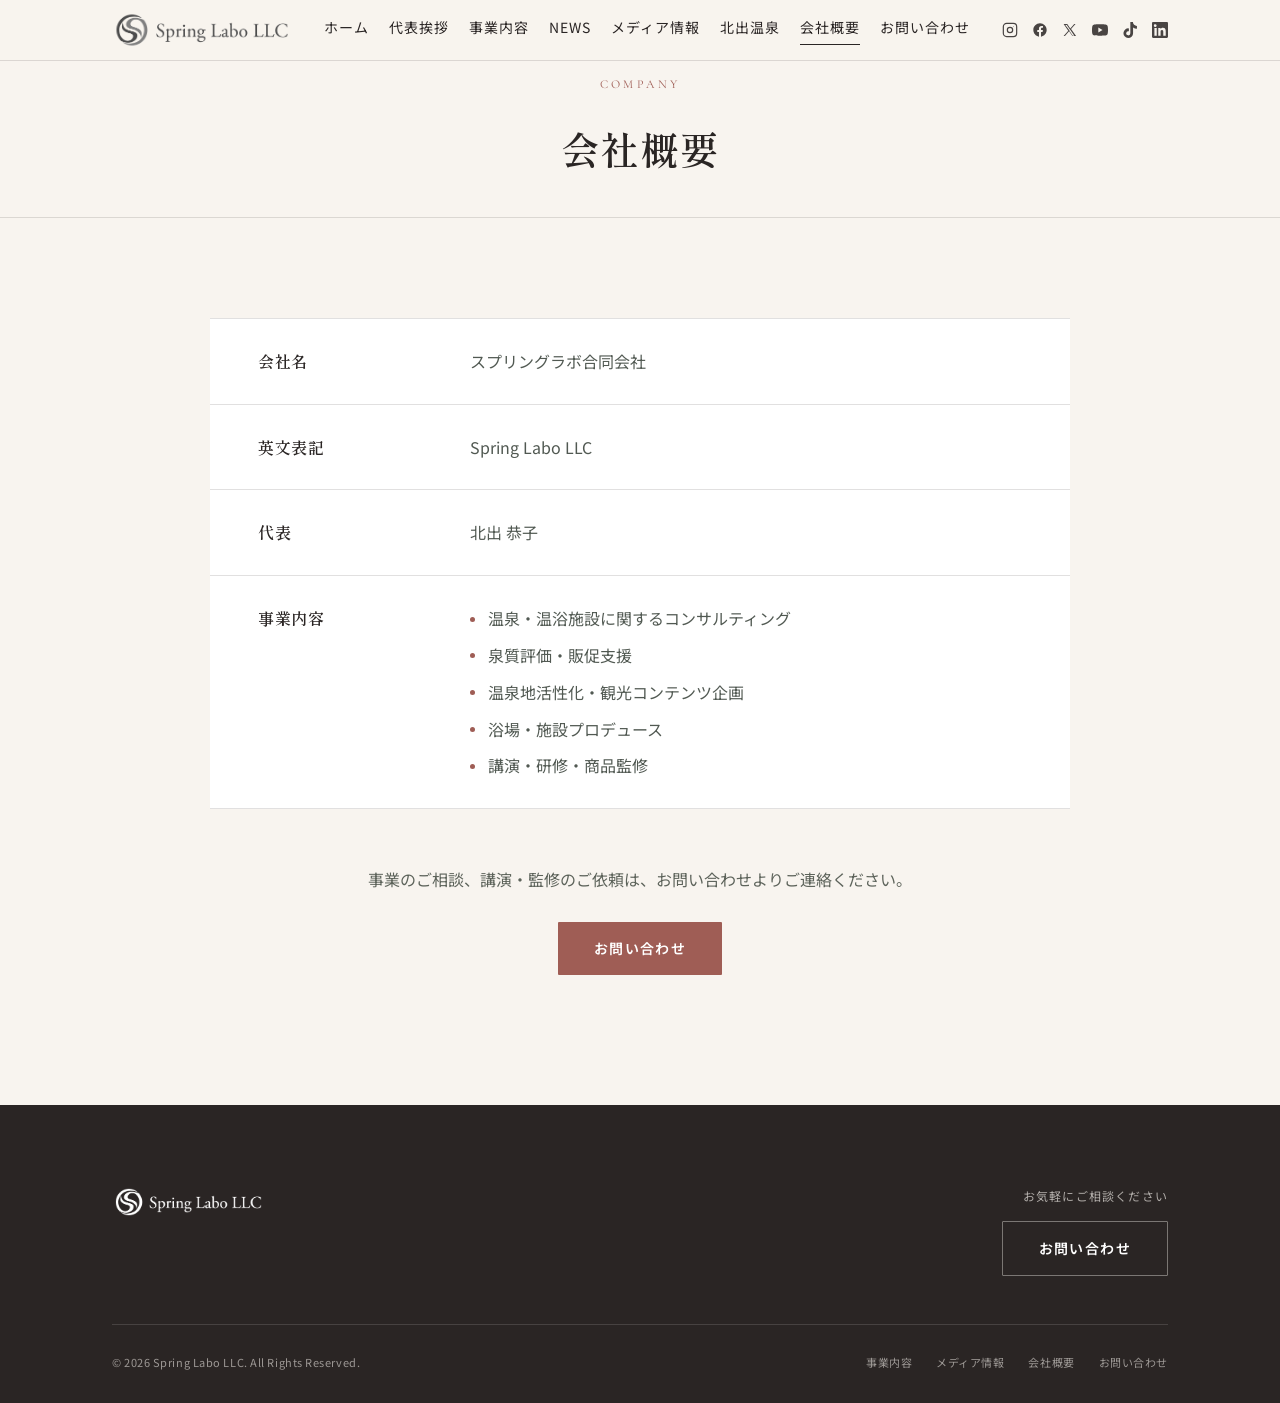
<file: company.html>
<!DOCTYPE html>
<html lang="ja">
<head>
<meta charset="UTF-8">
<meta name="viewport" content="width=device-width, initial-scale=1.0">
<title>会社概要 | Spring Labo LLC</title>
<meta name="description" content="スプリングラボ合同会社の会社概要をご紹介します。">
<link rel="icon" type="image/x-icon" href="images/favicon.ico">
<link rel="icon" type="image/png" sizes="32x32" href="images/favicon-32.png">
<link rel="apple-touch-icon" sizes="180x180" href="images/apple-touch-icon.png">
<link rel="preconnect" href="https://fonts.googleapis.com">
<link rel="preconnect" href="https://fonts.gstatic.com" crossorigin>
<link href="https://fonts.googleapis.com/css2?family=Cormorant+Garamond:wght@500;600&family=Shippori+Mincho:wght@500;600;700&family=Noto+Sans+JP:wght@300;400;500;600&display=swap" rel="stylesheet">
<link rel="stylesheet" href="styles.css?v=20260920-4">
</head>
<body>

<!-- ---------- Header ---------- -->
<header class="header" id="header">
  <div class="wrap">
    <a href="index.html" class="logo"><img src="images/logo.png" alt="Spring Labo LLC / スプリングラボ合同会社"></a>
    <nav class="nav" id="nav">
      <a href="index.html">ホーム</a>
      <a href="greeting.html">代表挨拶</a>
      <a href="business.html">事業内容</a>
      <a href="news.html">NEWS</a>
      <a href="media.html">メディア情報</a>
      <a href="https://kitade-onsen.com/" target="_blank" rel="noopener">北出温泉</a>
      <a href="company.html" class="is-current">会社概要</a>
      <a href="contact.html">お問い合わせ</a>
    </nav>
    <div class="header-right">
      <div class="social-icons">
        <a href="https://www.instagram.com/onsen.expert_kitadekyoko?utm_source=qr" aria-label="Instagram" target="_blank" rel="noopener">
          <svg viewBox="0 0 24 24" fill="none" stroke="currentColor" stroke-width="1.8"><rect x="2" y="2" width="20" height="20" rx="5"/><circle cx="12" cy="12" r="4"/><circle cx="17.5" cy="6.5" r="0.6" fill="currentColor" stroke="none"/></svg>
        </a>
        <a href="https://www.facebook.com/kitadekyoko.onsenka?mibextid=wwXIfr" aria-label="Facebook" target="_blank" rel="noopener">
          <svg viewBox="0 0 24 24" fill="currentColor"><path d="M22 12.06C22 6.5 17.52 2 12 2S2 6.5 2 12.06C2 17.06 5.66 21.2 10.44 22v-7.03H7.9v-2.91h2.54V9.84c0-2.5 1.49-3.89 3.77-3.89 1.09 0 2.24.2 2.24.2v2.46h-1.26c-1.24 0-1.63.77-1.63 1.56v1.88h2.78l-.44 2.91h-2.34V22C18.34 21.2 22 17.06 22 12.06z"/></svg>
        </a>
        <a href="https://x.com/kitadekyoko?s=11&amp;t=dPP06xuibRADVzbmmDGtfA" aria-label="X (Twitter)" target="_blank" rel="noopener">
          <svg viewBox="0 0 24 24" fill="currentColor"><path d="M13.6 10.6 20.3 3h-2l-5.8 6.6L7.9 3H2.4l7 10.2L2.4 21h2l6.2-7 5 7h5.5l-7.5-10.4Zm-2.2 2.5-.7-1L4.9 4.5h2.3l4.6 6.6.7 1 6 8.6h-2.3l-4.9-7.1Z"/></svg>
        </a>
        <a href="https://youtube.com/channel/UCn5zlkzlKiLHQn4NEvBMjdQ?si=N2A_sgeWhV4R-R6R" aria-label="YouTube" target="_blank" rel="noopener"><svg viewBox="0 0 24 24" fill="currentColor"><path d="M23.5 6.2a3 3 0 0 0-2.1-2.1C19.5 3.5 12 3.5 12 3.5s-7.5 0-9.4.6A3 3 0 0 0 .5 6.2C0 8.1 0 12 0 12s0 3.9.5 5.8a3 3 0 0 0 2.1 2.1c1.9.6 9.4.6 9.4.6s7.5 0 9.4-.6a3 3 0 0 0 2.1-2.1c.5-1.9.5-5.8.5-5.8s0-3.9-.5-5.8ZM9.5 15.6V8.4l6.3 3.6-6.3 3.6Z"/></svg></a>
        <a href="https://www.tiktok.com/@onsen.expert_kitadekyoko?_r=1&amp;_t=ZS-99qsSXg4rFn" aria-label="TikTok" target="_blank" rel="noopener"><svg viewBox="0 0 24 24" fill="currentColor"><path d="M12.5 0h3.9a5.9 5.9 0 0 0 6 6v4a10 10 0 0 1-5.8-1.9v8.7a7.2 7.2 0 1 1-6.3-7.2V14a3.1 3.1 0 1 0 2.2 3V0Z"/></svg></a>
        <a href="https://www.linkedin.com/in/kitade-kyoko-866ab0321?utm_source=share_via&amp;utm_content=profile&amp;utm_medium=member_ios" aria-label="LinkedIn" target="_blank" rel="noopener"><svg viewBox="0 0 24 24" fill="currentColor"><path d="M20.4 20.5h-3.5v-5.6c0-1.3 0-3-1.9-3s-2.1 1.4-2.1 2.9v5.7H9.4V9h3.4v1.6h.1c.5-.9 1.6-1.9 3.4-1.9 3.6 0 4.3 2.4 4.3 5.5v6.3ZM5.3 7.4a2.1 2.1 0 1 1 0-4.1 2.1 2.1 0 0 1 0 4.1Zm1.8 13.1H3.6V9h3.5v11.5ZM22.2 0H1.8C.8 0 0 .8 0 1.7v20.6C0 23.2.8 24 1.8 24h20.4c1 0 1.8-.8 1.8-1.7V1.7C24 .8 23.2 0 22.2 0Z"/></svg></a>
      </div>
      <div class="menu-btn" id="menuBtn" aria-label="メニュー">
        <i></i><i></i><i></i>
      </div>
    </div>
  </div>
</header>

<!-- ---------- Page Hero ---------- -->
<section class="page-hero">
  <div class="wrap">
    <p class="section-eyebrow">Company</p>
    <h1>会社概要</h1>
  </div>
</section>

<!-- ---------- Company ---------- -->
<section class="company-section">
  <div class="wrap">
    <div class="company-table reveal">
      <dl>
        <div>
          <dt>会社名</dt>
          <dd>スプリングラボ合同会社</dd>
        </div>
        <div>
          <dt>英文表記</dt>
          <dd>Spring Labo LLC</dd>
        </div>
        <div>
          <dt>代表</dt>
          <dd>北出 恭子</dd>
        </div>
        <div>
          <dt>事業内容</dt>
          <dd>
            <ul>
              <li>温泉・温浴施設に関するコンサルティング</li>
              <li>泉質評価・販促支援</li>
              <li>温泉地活性化・観光コンテンツ企画</li>
              <li>浴場・施設プロデュース</li>
              <li>講演・研修・商品監修</li>
            </ul>
          </dd>
        </div>
      </dl>
    </div>

    <div class="company-contact reveal">
      <p>事業のご相談、講演・監修のご依頼は、お問い合わせよりご連絡ください。</p>
      <a href="contact.html" class="btn btn-primary">お問い合わせ</a>
    </div>
  </div>
</section>

<!-- ---------- Footer ---------- -->
<footer class="footer" id="contact-footer">
  <div class="wrap">
    <div class="footer-top">
      <div class="footer-logo">
        <img src="images/logo.png" alt="Spring Labo LLC / スプリングラボ合同会社">
      </div>
      <div class="footer-contact">
        <p>お気軽にご相談ください</p>
        <a href="contact.html" class="btn btn-outline">お問い合わせ</a>
      </div>
    </div>
    <div class="footer-bottom">
      <p>&copy; 2026 Spring Labo LLC. All Rights Reserved.</p>
      <nav>
        <a href="business.html">事業内容</a>
        <a href="media.html">メディア情報</a>
        <a href="company.html">会社概要</a>
        <a href="contact.html">お問い合わせ</a>
      </nav>
    </div>
  </div>
</footer>

<script src="main.js"></script>

</body>
</html>
</file>
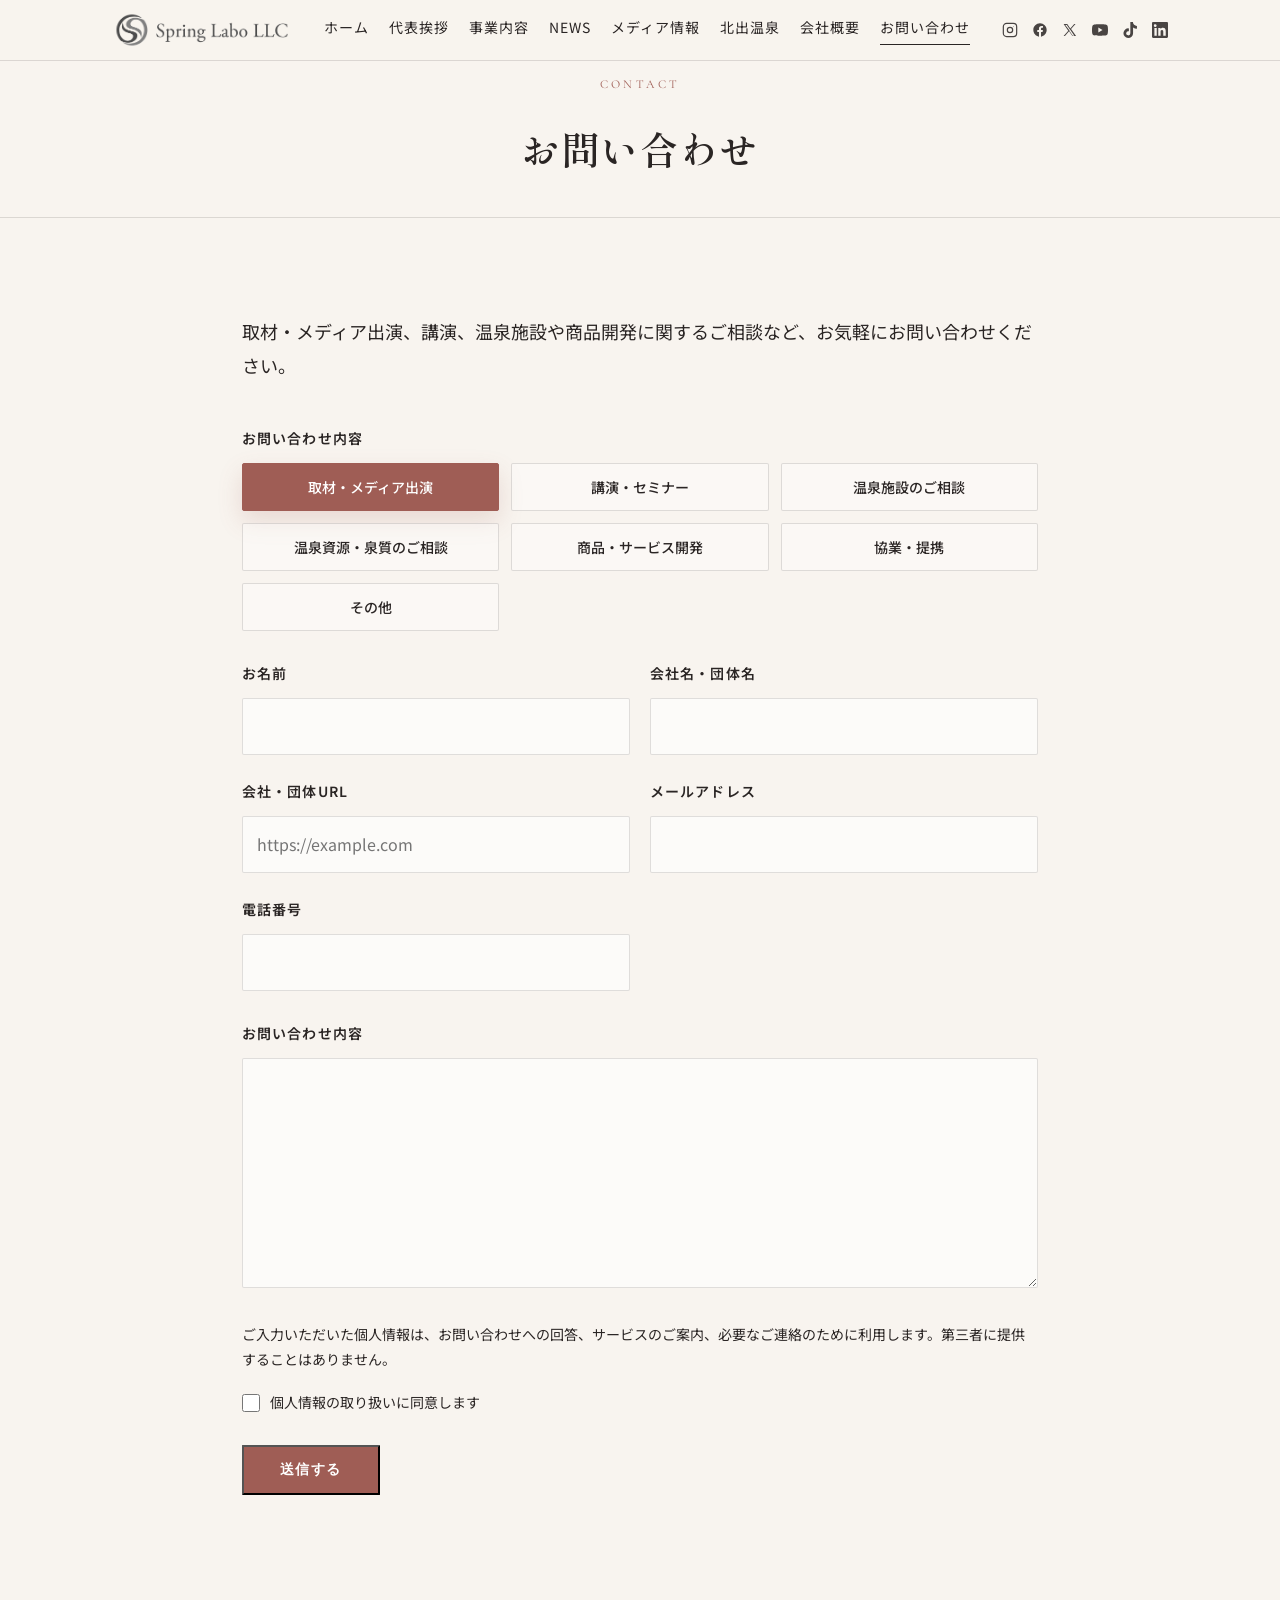
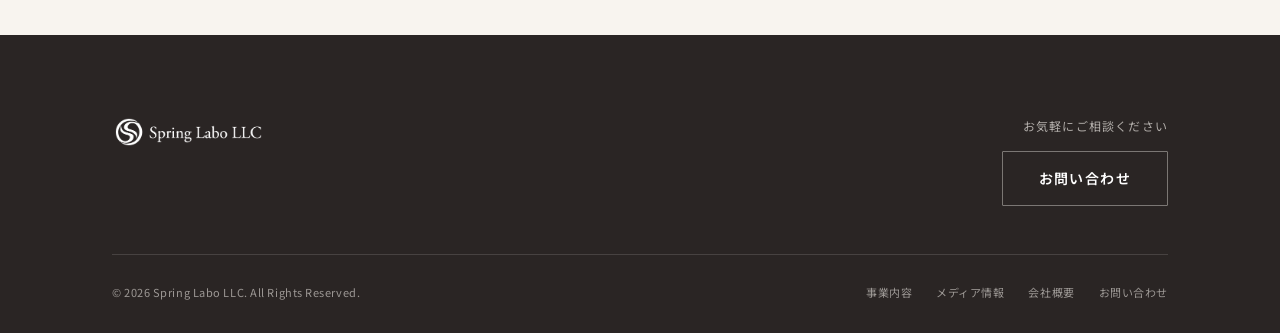
<file: contact.html>
<!DOCTYPE html>
<html lang="ja">
<head>
<meta charset="UTF-8">
<meta name="viewport" content="width=device-width, initial-scale=1.0">
<title>お問い合わせ | Spring Labo LLC</title>
<link rel="icon" type="image/x-icon" href="images/favicon.ico">
<link rel="icon" type="image/png" sizes="32x32" href="images/favicon-32.png">
<link rel="apple-touch-icon" sizes="180x180" href="images/apple-touch-icon.png">
<link rel="preconnect" href="https://fonts.googleapis.com">
<link rel="preconnect" href="https://fonts.gstatic.com" crossorigin>
<link href="https://fonts.googleapis.com/css2?family=Cormorant+Garamond:wght@500;600&family=Shippori+Mincho:wght@500;600;700&family=Noto+Sans+JP:wght@300;400;500;600&display=swap" rel="stylesheet">
<link rel="stylesheet" href="styles.css?v=20260919-8">
</head>
<body>

<!-- ---------- Header ---------- -->
<header class="header" id="header">
  <div class="wrap">
    <a href="index.html" class="logo"><img src="images/logo.png" alt="Spring Labo LLC / スプリングラボ合同会社"></a>
    <nav class="nav" id="nav">
      <a href="index.html">ホーム</a>
      <a href="greeting.html">代表挨拶</a>
      <a href="business.html">事業内容</a>
      <a href="news.html">NEWS</a>
      <a href="media.html">メディア情報</a>
      <a href="https://kitade-onsen.com/" target="_blank" rel="noopener">北出温泉</a>
      <a href="company.html">会社概要</a>
      <a href="contact.html" class="is-current">お問い合わせ</a>
    </nav>
    <div class="header-right">
      <div class="social-icons">
        <a href="https://www.instagram.com/onsen.expert_kitadekyoko?utm_source=qr" aria-label="Instagram" target="_blank" rel="noopener">
          <svg viewBox="0 0 24 24" fill="none" stroke="currentColor" stroke-width="1.8"><rect x="2" y="2" width="20" height="20" rx="5"/><circle cx="12" cy="12" r="4"/><circle cx="17.5" cy="6.5" r="0.6" fill="currentColor" stroke="none"/></svg>
        </a>
        <a href="https://www.facebook.com/kitadekyoko.onsenka?mibextid=wwXIfr" aria-label="Facebook" target="_blank" rel="noopener">
          <svg viewBox="0 0 24 24" fill="currentColor"><path d="M22 12.06C22 6.5 17.52 2 12 2S2 6.5 2 12.06C2 17.06 5.66 21.2 10.44 22v-7.03H7.9v-2.91h2.54V9.84c0-2.5 1.49-3.89 3.77-3.89 1.09 0 2.24.2 2.24.2v2.46h-1.26c-1.24 0-1.63.77-1.63 1.56v1.88h2.78l-.44 2.91h-2.34V22C18.34 21.2 22 17.06 22 12.06z"/></svg>
        </a>
        <a href="https://x.com/kitadekyoko?s=11&amp;t=dPP06xuibRADVzbmmDGtfA" aria-label="X (Twitter)" target="_blank" rel="noopener">
          <svg viewBox="0 0 24 24" fill="currentColor"><path d="M13.6 10.6 20.3 3h-2l-5.8 6.6L7.9 3H2.4l7 10.2L2.4 21h2l6.2-7 5 7h5.5l-7.5-10.4Zm-2.2 2.5-.7-1L4.9 4.5h2.3l4.6 6.6.7 1 6 8.6h-2.3l-4.9-7.1Z"/></svg>
        </a>
        <a href="https://youtube.com/channel/UCn5zlkzlKiLHQn4NEvBMjdQ?si=N2A_sgeWhV4R-R6R" aria-label="YouTube" target="_blank" rel="noopener"><svg viewBox="0 0 24 24" fill="currentColor"><path d="M23.5 6.2a3 3 0 0 0-2.1-2.1C19.5 3.5 12 3.5 12 3.5s-7.5 0-9.4.6A3 3 0 0 0 .5 6.2C0 8.1 0 12 0 12s0 3.9.5 5.8a3 3 0 0 0 2.1 2.1c1.9.6 9.4.6 9.4.6s7.5 0 9.4-.6a3 3 0 0 0 2.1-2.1c.5-1.9.5-5.8.5-5.8s0-3.9-.5-5.8ZM9.5 15.6V8.4l6.3 3.6-6.3 3.6Z"/></svg></a>
        <a href="https://www.tiktok.com/@onsen.expert_kitadekyoko?_r=1&amp;_t=ZS-99qsSXg4rFn" aria-label="TikTok" target="_blank" rel="noopener"><svg viewBox="0 0 24 24" fill="currentColor"><path d="M12.5 0h3.9a5.9 5.9 0 0 0 6 6v4a10 10 0 0 1-5.8-1.9v8.7a7.2 7.2 0 1 1-6.3-7.2V14a3.1 3.1 0 1 0 2.2 3V0Z"/></svg></a>
        <a href="https://www.linkedin.com/in/kitade-kyoko-866ab0321?utm_source=share_via&amp;utm_content=profile&amp;utm_medium=member_ios" aria-label="LinkedIn" target="_blank" rel="noopener"><svg viewBox="0 0 24 24" fill="currentColor"><path d="M20.4 20.5h-3.5v-5.6c0-1.3 0-3-1.9-3s-2.1 1.4-2.1 2.9v5.7H9.4V9h3.4v1.6h.1c.5-.9 1.6-1.9 3.4-1.9 3.6 0 4.3 2.4 4.3 5.5v6.3ZM5.3 7.4a2.1 2.1 0 1 1 0-4.1 2.1 2.1 0 0 1 0 4.1Zm1.8 13.1H3.6V9h3.5v11.5ZM22.2 0H1.8C.8 0 0 .8 0 1.7v20.6C0 23.2.8 24 1.8 24h20.4c1 0 1.8-.8 1.8-1.7V1.7C24 .8 23.2 0 22.2 0Z"/></svg></a>
      </div>
      <div class="menu-btn" id="menuBtn" aria-label="メニュー">
        <i></i><i></i><i></i>
      </div>
    </div>
  </div>
</header>

<!-- ---------- Page Hero ---------- -->
<section class="page-hero">
  <div class="wrap">
    <p class="section-eyebrow">Contact</p>
    <h1>お問い合わせ</h1>
  </div>
</section>

<!-- ---------- Contact Form ---------- -->
<section class="contact-section">
  <div class="wrap contact-wrap">
    <p class="contact-lead">取材・メディア出演、講演、温泉施設や商品開発に関するご相談など、お気軽にお問い合わせください。</p>

    <form class="contact-form" action="https://formsubmit.co/murayama@spring-labo.com" method="post">
      <input type="hidden" name="_subject" value="Spring Labo LLC 公式サイトからのお問い合わせ">
      <input type="hidden" name="_template" value="table">
      <input type="text" name="_honey" tabindex="-1" autocomplete="off" class="form-honey">
      <fieldset class="contact-fieldset">
        <legend>お問い合わせ内容</legend>
        <div class="contact-category-grid">
          <label class="category-option">
            <input type="radio" name="category" value="取材・メディア出演" checked>
            <span>取材・メディア出演</span>
          </label>
          <label class="category-option">
            <input type="radio" name="category" value="講演・セミナー">
            <span>講演・セミナー</span>
          </label>
          <label class="category-option">
            <input type="radio" name="category" value="温泉施設のご相談">
            <span>温泉施設のご相談</span>
          </label>
          <label class="category-option">
            <input type="radio" name="category" value="温泉資源・泉質のご相談">
            <span>温泉資源・泉質のご相談</span>
          </label>
          <label class="category-option">
            <input type="radio" name="category" value="商品・サービス開発">
            <span>商品・サービス開発</span>
          </label>
          <label class="category-option">
            <input type="radio" name="category" value="協業・提携">
            <span>協業・提携</span>
          </label>
          <label class="category-option">
            <input type="radio" name="category" value="その他">
            <span>その他</span>
          </label>
        </div>
      </fieldset>

      <div class="form-grid">
        <label>
          <span>お名前</span>
          <input type="text" name="name" autocomplete="name" required>
        </label>
        <label>
          <span>会社名・団体名</span>
          <input type="text" name="organization" autocomplete="organization" required>
        </label>
        <label>
          <span>会社・団体URL</span>
          <input type="url" name="organization_url" inputmode="url" placeholder="https://example.com" required>
        </label>
        <label>
          <span>メールアドレス</span>
          <input type="email" name="email" autocomplete="email" required>
        </label>
        <label>
          <span>電話番号</span>
          <input type="tel" name="tel" autocomplete="tel" required>
        </label>
      </div>

      <label class="form-full">
        <span>お問い合わせ内容</span>
        <textarea name="message" rows="7" required></textarea>
      </label>

      <p class="privacy-note">ご入力いただいた個人情報は、お問い合わせへの回答、サービスのご案内、必要なご連絡のために利用します。第三者に提供することはありません。</p>
      <label class="privacy-check">
        <input type="checkbox" name="privacy" required>
        <span>個人情報の取り扱いに同意します</span>
      </label>

      <div class="form-actions">
        <button class="btn btn-primary" type="submit">送信する</button>
      </div>
    </form>
  </div>
</section>

<!-- ---------- Footer ---------- -->
<footer class="footer" id="contact-footer">
  <div class="wrap">
    <div class="footer-top">
      <div class="footer-logo">
        <img src="images/logo.png" alt="Spring Labo LLC / スプリングラボ合同会社">
      </div>
      <div class="footer-contact">
        <p>お気軽にご相談ください</p>
        <a href="contact.html" class="btn btn-outline">お問い合わせ</a>
      </div>
    </div>
    <div class="footer-bottom">
      <p>&copy; 2026 Spring Labo LLC. All Rights Reserved.</p>
      <nav>
        <a href="business.html">事業内容</a>
        <a href="media.html">メディア情報</a>
        <a href="company.html">会社概要</a>
        <a href="contact.html">お問い合わせ</a>
      </nav>
    </div>
  </div>
</footer>

<script src="main.js"></script>

</body>
</html>
</file>
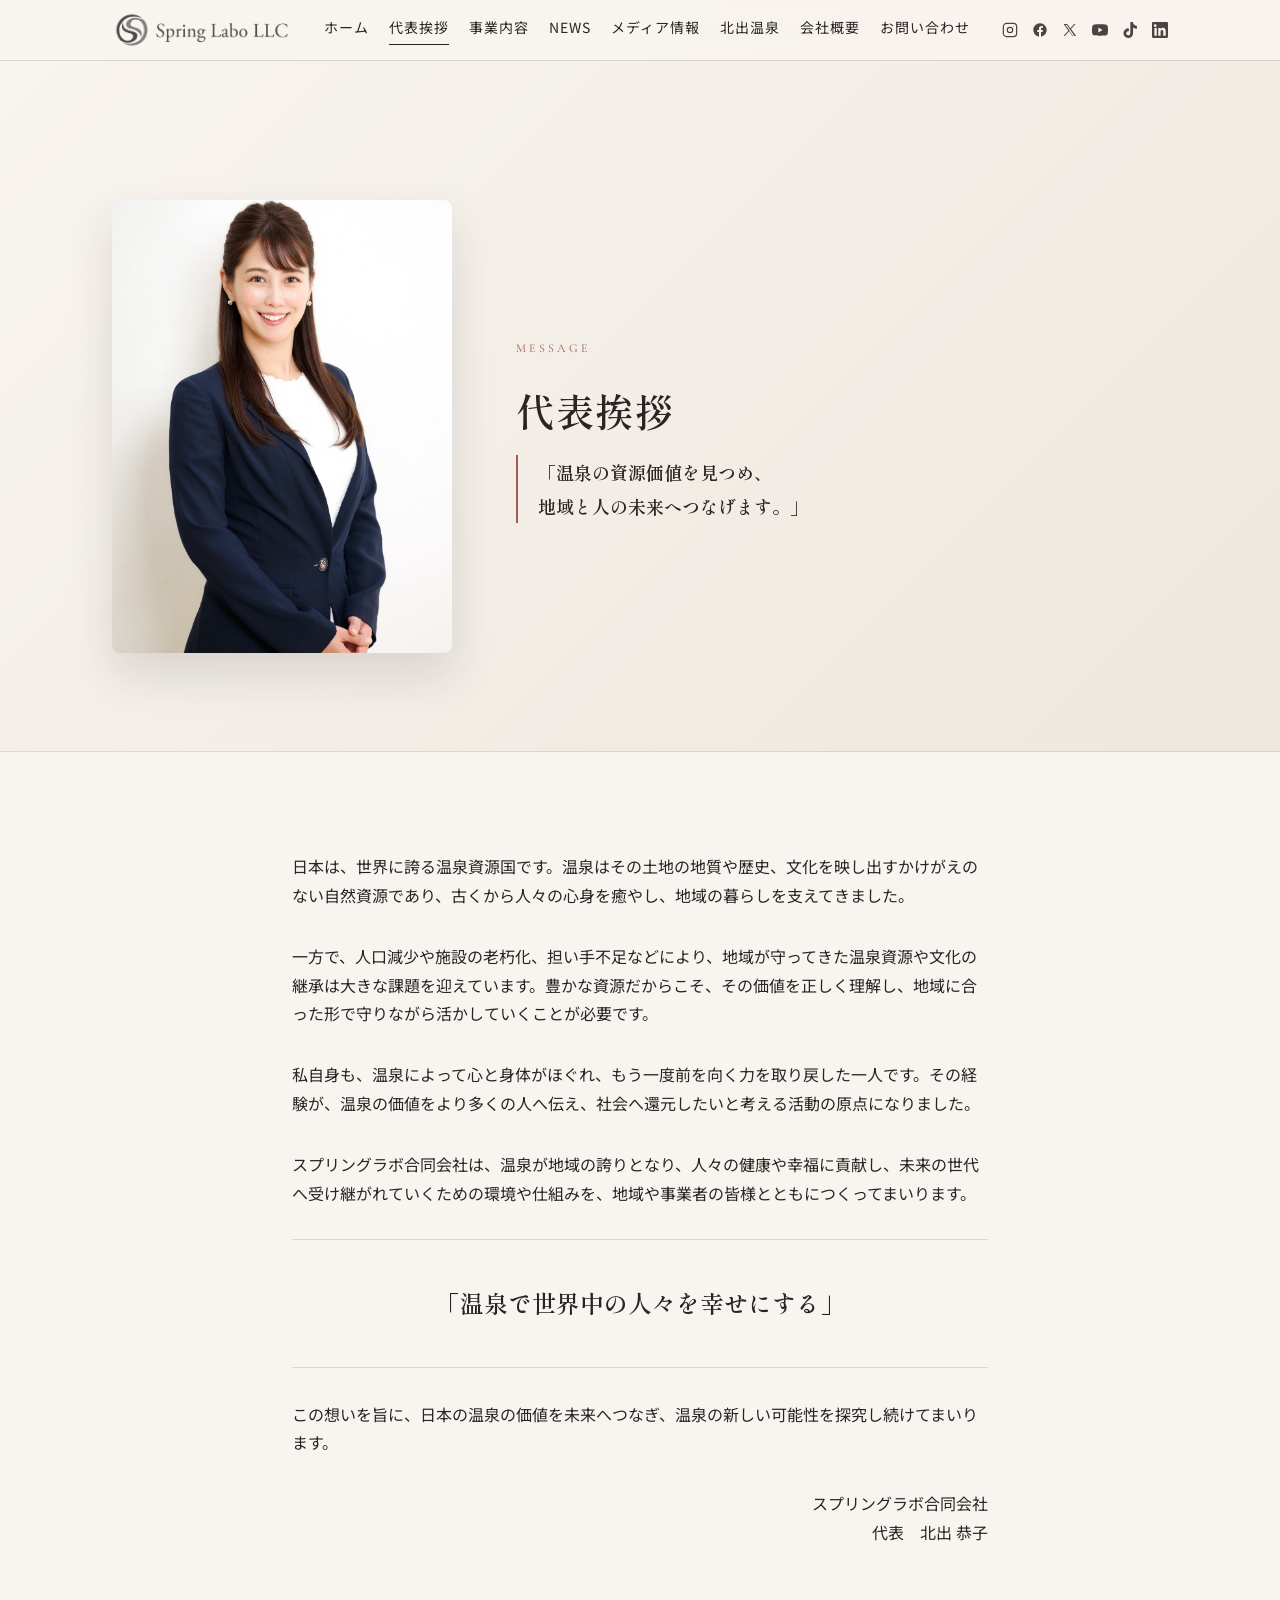
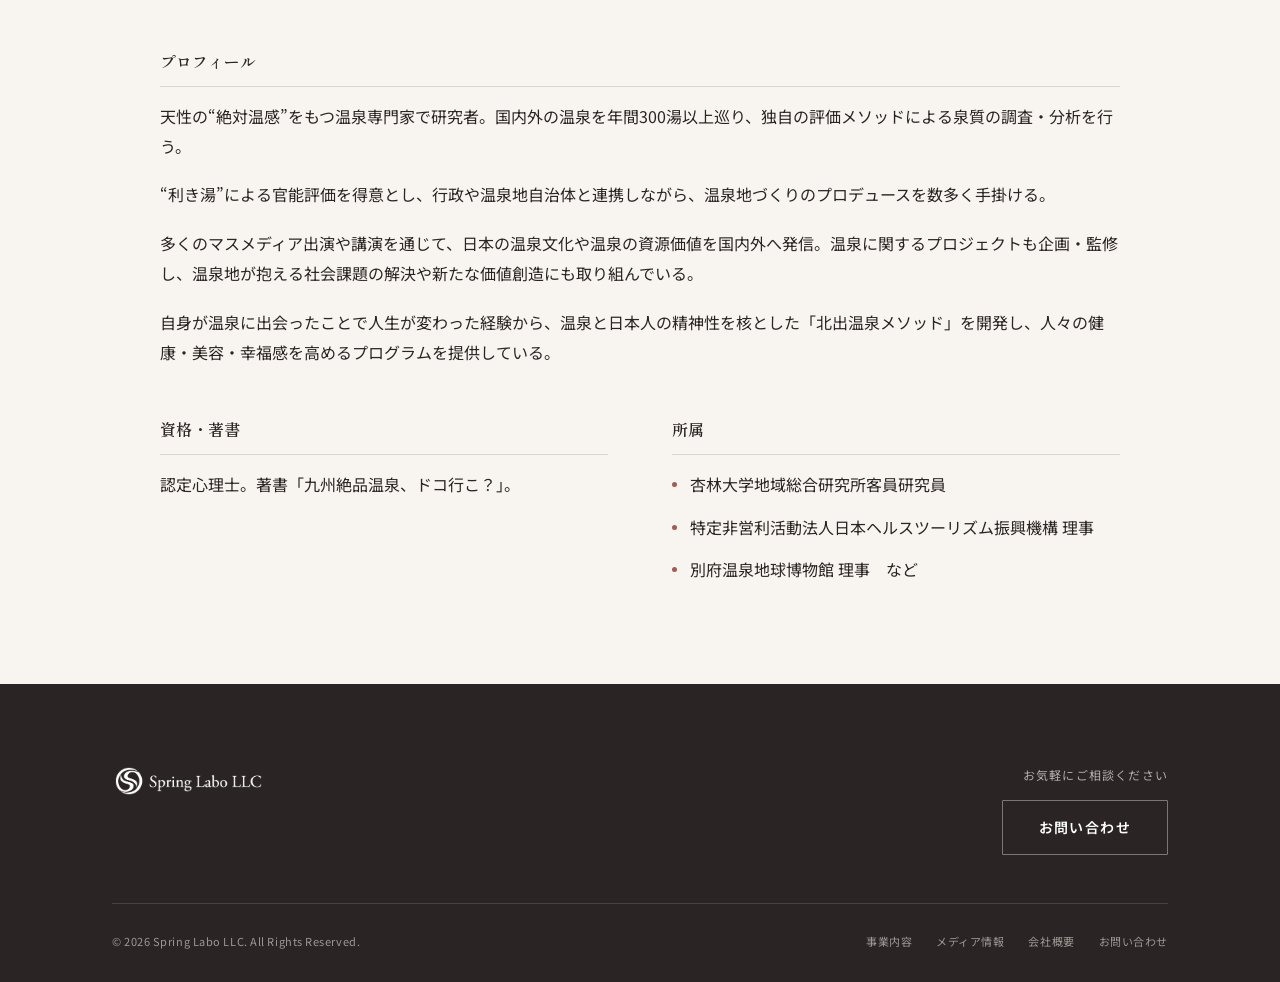
<file: greeting.html>
<!DOCTYPE html>
<html lang="ja">
<head>
<meta charset="UTF-8">
<meta name="viewport" content="width=device-width, initial-scale=1.0">
<title>代表挨拶 | Spring Labo LLC</title>
<meta name="description" content="スプリングラボ合同会社 代表 北出恭子の挨拶をご紹介します。">
<link rel="icon" type="image/x-icon" href="images/favicon.ico">
<link rel="icon" type="image/png" sizes="32x32" href="images/favicon-32.png">
<link rel="apple-touch-icon" sizes="180x180" href="images/apple-touch-icon.png">
<link rel="preconnect" href="https://fonts.googleapis.com">
<link rel="preconnect" href="https://fonts.gstatic.com" crossorigin>
<link href="https://fonts.googleapis.com/css2?family=Cormorant+Garamond:wght@500;600&family=Shippori+Mincho:wght@500;600;700&family=Noto+Sans+JP:wght@300;400;500;600&display=swap" rel="stylesheet">
<link rel="stylesheet" href="styles.css?v=20260920-1">
</head>
<body>

<!-- ---------- Header ---------- -->
<header class="header" id="header">
  <div class="wrap">
    <a href="index.html" class="logo"><img src="images/logo.png" alt="Spring Labo LLC / スプリングラボ合同会社"></a>
    <nav class="nav" id="nav">
      <a href="index.html">ホーム</a>
      <a href="greeting.html" class="is-current">代表挨拶</a>
      <a href="business.html">事業内容</a>
      <a href="news.html">NEWS</a>
      <a href="media.html">メディア情報</a>
      <a href="https://kitade-onsen.com/" target="_blank" rel="noopener">北出温泉</a>
      <a href="company.html">会社概要</a>
      <a href="contact.html">お問い合わせ</a>
    </nav>
    <div class="header-right">
      <div class="social-icons">
        <a href="https://www.instagram.com/onsen.expert_kitadekyoko?utm_source=qr" aria-label="Instagram" target="_blank" rel="noopener">
          <svg viewBox="0 0 24 24" fill="none" stroke="currentColor" stroke-width="1.8"><rect x="2" y="2" width="20" height="20" rx="5"/><circle cx="12" cy="12" r="4"/><circle cx="17.5" cy="6.5" r="0.6" fill="currentColor" stroke="none"/></svg>
        </a>
        <a href="https://www.facebook.com/kitadekyoko.onsenka?mibextid=wwXIfr" aria-label="Facebook" target="_blank" rel="noopener">
          <svg viewBox="0 0 24 24" fill="currentColor"><path d="M22 12.06C22 6.5 17.52 2 12 2S2 6.5 2 12.06C2 17.06 5.66 21.2 10.44 22v-7.03H7.9v-2.91h2.54V9.84c0-2.5 1.49-3.89 3.77-3.89 1.09 0 2.24.2 2.24.2v2.46h-1.26c-1.24 0-1.63.77-1.63 1.56v1.88h2.78l-.44 2.91h-2.34V22C18.34 21.2 22 17.06 22 12.06z"/></svg>
        </a>
        <a href="https://x.com/kitadekyoko?s=11&amp;t=dPP06xuibRADVzbmmDGtfA" aria-label="X (Twitter)" target="_blank" rel="noopener">
          <svg viewBox="0 0 24 24" fill="currentColor"><path d="M13.6 10.6 20.3 3h-2l-5.8 6.6L7.9 3H2.4l7 10.2L2.4 21h2l6.2-7 5 7h5.5l-7.5-10.4Zm-2.2 2.5-.7-1L4.9 4.5h2.3l4.6 6.6.7 1 6 8.6h-2.3l-4.9-7.1Z"/></svg>
        </a>
        <a href="https://youtube.com/channel/UCn5zlkzlKiLHQn4NEvBMjdQ?si=N2A_sgeWhV4R-R6R" aria-label="YouTube" target="_blank" rel="noopener">
          <svg viewBox="0 0 24 24" fill="currentColor"><path d="M23.5 6.2a3 3 0 0 0-2.1-2.1C19.5 3.5 12 3.5 12 3.5s-7.5 0-9.4.6A3 3 0 0 0 .5 6.2C0 8.1 0 12 0 12s0 3.9.5 5.8a3 3 0 0 0 2.1 2.1c1.9.6 9.4.6 9.4.6s7.5 0 9.4-.6a3 3 0 0 0 2.1-2.1c.5-1.9.5-5.8.5-5.8s0-3.9-.5-5.8ZM9.5 15.6V8.4l6.3 3.6-6.3 3.6Z"/></svg>
        </a>
        <a href="https://www.tiktok.com/@onsen.expert_kitadekyoko?_r=1&amp;_t=ZS-99qsSXg4rFn" aria-label="TikTok" target="_blank" rel="noopener">
          <svg viewBox="0 0 24 24" fill="currentColor"><path d="M12.5 0h3.9a5.9 5.9 0 0 0 6 6v4a10 10 0 0 1-5.8-1.9v8.7a7.2 7.2 0 1 1-6.3-7.2V14a3.1 3.1 0 1 0 2.2 3V0Z"/></svg>
        </a>
        <a href="https://www.linkedin.com/in/kitade-kyoko-866ab0321?utm_source=share_via&amp;utm_content=profile&amp;utm_medium=member_ios" aria-label="LinkedIn" target="_blank" rel="noopener">
          <svg viewBox="0 0 24 24" fill="currentColor"><path d="M20.4 20.5h-3.5v-5.6c0-1.3 0-3-1.9-3s-2.1 1.4-2.1 2.9v5.7H9.4V9h3.4v1.6h.1c.5-.9 1.6-1.9 3.4-1.9 3.6 0 4.3 2.4 4.3 5.5v6.3ZM5.3 7.4a2.1 2.1 0 1 1 0-4.1 2.1 2.1 0 0 1 0 4.1Zm1.8 13.1H3.6V9h3.5v11.5ZM22.2 0H1.8C.8 0 0 .8 0 1.7v20.6C0 23.2.8 24 1.8 24h20.4c1 0 1.8-.8 1.8-1.7V1.7C24 .8 23.2 0 22.2 0Z"/></svg>
        </a>
      </div>
      <div class="menu-btn" id="menuBtn" aria-label="メニュー">
        <i></i><i></i><i></i>
      </div>
    </div>
  </div>
</header>

<!-- ---------- Profile Hero ---------- -->
<section class="profile-hero">
  <div class="wrap profile-hero-grid">
    <div class="profile-hero-photo reveal">
      <img src="images/profile-kitade.jpg?v=20260919-2" alt="北出恭子">
    </div>
    <div class="profile-hero-text reveal">
      <p class="section-eyebrow">Message</p>
      <h1 class="profile-hero-name"><span class="profile-title-word">代表挨拶</span></h1>
      <p class="profile-hero-quote">「温泉の資源価値を見つめ、<br class="br-pc">地域と人の未来へつなげます。」</p>
    </div>
  </div>
</section>

<!-- ---------- Greeting ---------- -->
<section class="greeting-block">
  <div class="wrap greeting-wrap">
    <p>日本は、世界に誇る温泉資源国です。温泉はその土地の地質や歴史、文化を映し出すかけがえのない自然資源であり、古くから人々の心身を癒やし、地域の暮らしを支えてきました。</p>

    <p>一方で、人口減少や施設の老朽化、担い手不足などにより、地域が守ってきた温泉資源や文化の継承は大きな課題を迎えています。豊かな資源だからこそ、その価値を正しく理解し、地域に合った形で守りながら活かしていくことが必要です。</p>

    <p>私自身も、温泉によって心と身体がほぐれ、もう一度前を向く力を取り戻した一人です。その経験が、温泉の価値をより多くの人へ伝え、社会へ還元したいと考える活動の原点になりました。</p>

    <p>スプリングラボ合同会社は、温泉が地域の誇りとなり、人々の健康や幸福に貢献し、未来の世代へ受け継がれていくための環境や仕組みを、地域や事業者の皆様とともにつくってまいります。</p>

    <p class="greeting-pledge">「温泉で世界中の人々を幸せにする」</p>

    <p class="greeting-closing">この想いを旨に、日本の温泉の価値を未来へつなぎ、温泉の新しい可能性を探究し続けてまいります。</p>

    <p class="greeting-signature">スプリングラボ合同会社<br>
    代表　北出 恭子</p>
  </div>
</section>

<!-- ---------- Profile Detail ---------- -->
<section class="profile-detail">
  <div class="wrap">
    <div class="profile-detail-grid">

      <div class="profile-detail-block reveal">
        <p class="profile-detail-label">プロフィール</p>
        <p class="profile-detail-text">天性の“絶対温感”をもつ温泉専門家で研究者。国内外の温泉を年間300湯以上巡り、独自の評価メソッドによる泉質の調査・分析を行う。</p>
        <p class="profile-detail-text">“利き湯”による官能評価を得意とし、行政や温泉地自治体と連携しながら、温泉地づくりのプロデュースを数多く手掛ける。</p>
        <p class="profile-detail-text">多くのマスメディア出演や講演を通じて、日本の温泉文化や温泉の資源価値を国内外へ発信。温泉に関するプロジェクトも企画・監修し、温泉地が抱える社会課題の解決や新たな価値創造にも取り組んでいる。</p>
        <p class="profile-detail-text">自身が温泉に出会ったことで人生が変わった経験から、温泉と日本人の精神性を核とした「北出温泉メソッド」を開発し、人々の健康・美容・幸福感を高めるプログラムを提供している。</p>
      </div>

      <div class="profile-detail-block reveal">
        <p class="profile-detail-label">資格・著書</p>
        <p class="profile-detail-text">認定心理士。著書「九州絶品温泉、ドコ行こ？」。</p>
      </div>

      <div class="profile-detail-block reveal">
        <p class="profile-detail-label">所属</p>
        <ul class="profile-detail-list">
          <li>杏林大学地域総合研究所客員研究員</li>
          <li>特定非営利活動法人日本ヘルスツーリズム振興機構 理事</li>
          <li>別府温泉地球博物館 理事　など</li>
        </ul>
      </div>

    </div>
  </div>
</section>

<!-- ---------- Footer ---------- -->
<footer class="footer" id="contact-footer">
  <div class="wrap">
    <div class="footer-top">
      <div class="footer-logo">
        <img src="images/logo.png" alt="Spring Labo LLC / スプリングラボ合同会社">
      </div>
      <div class="footer-contact">
        <p>お気軽にご相談ください</p>
        <a href="contact.html" class="btn btn-outline">お問い合わせ</a>
      </div>
    </div>
    <div class="footer-bottom">
      <p>&copy; 2026 Spring Labo LLC. All Rights Reserved.</p>
      <nav>
        <a href="business.html">事業内容</a>
        <a href="media.html">メディア情報</a>
        <a href="company.html">会社概要</a>
        <a href="contact.html">お問い合わせ</a>
      </nav>
    </div>
  </div>
</footer>

<script src="main.js"></script>

</body>
</html>
</file>
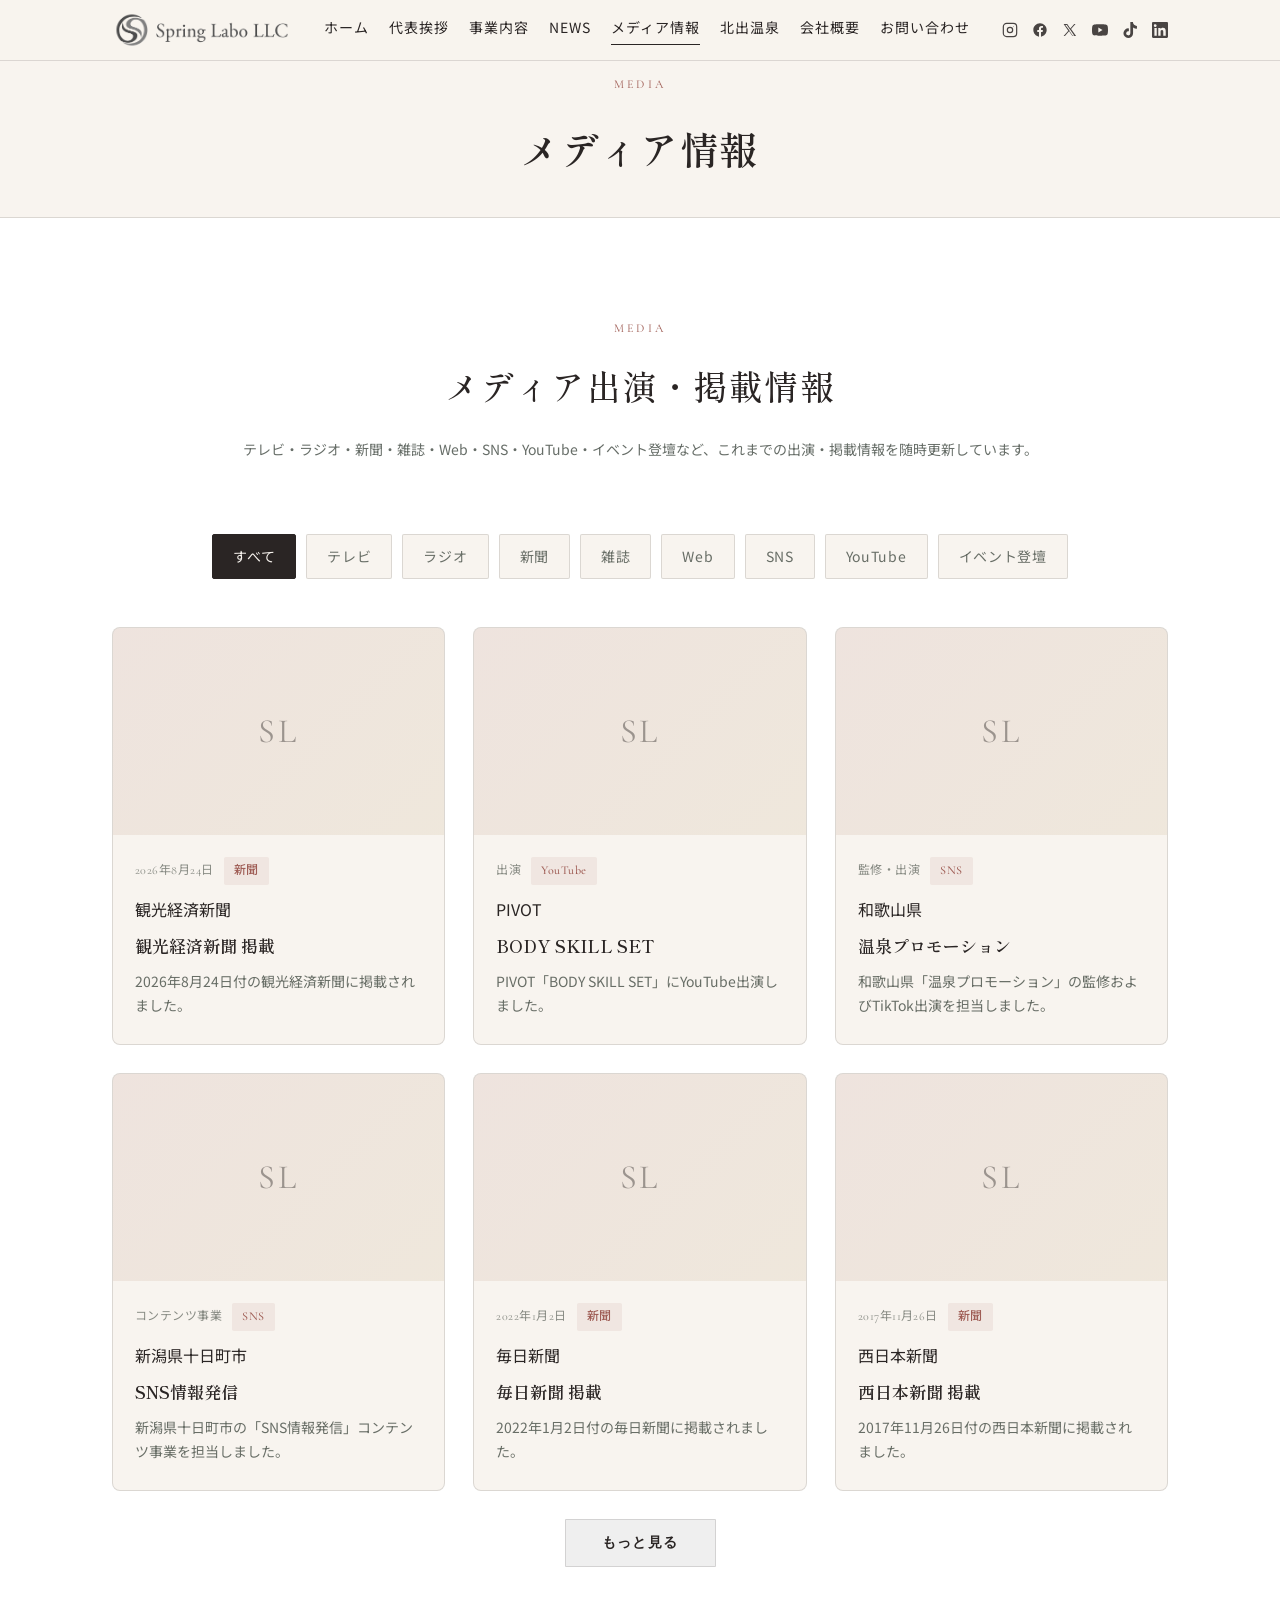
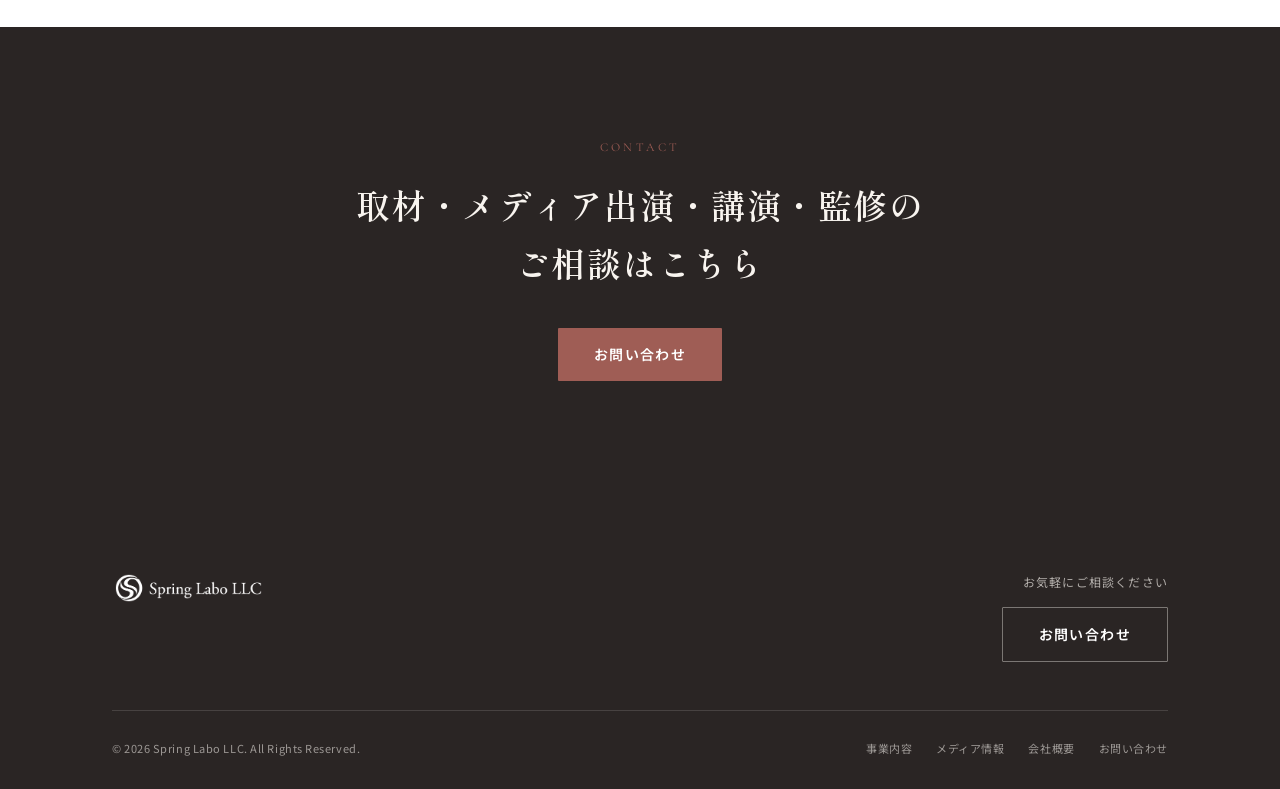
<file: media.html>
<!DOCTYPE html>
<html lang="ja">
<head>
<meta charset="UTF-8">
<meta name="viewport" content="width=device-width, initial-scale=1.0">
<title>メディア情報 | Spring Labo LLC</title>
<meta name="description" content="温泉家・北出恭子のテレビ・ラジオ・新聞・雑誌・Web・YouTube・イベント登壇などのメディア出演・掲載情報をご紹介します。">
<link rel="icon" type="image/x-icon" href="images/favicon.ico">
<link rel="icon" type="image/png" sizes="32x32" href="images/favicon-32.png">
<link rel="apple-touch-icon" sizes="180x180" href="images/apple-touch-icon.png">
<link rel="preconnect" href="https://fonts.googleapis.com">
<link rel="preconnect" href="https://fonts.gstatic.com" crossorigin>
<link href="https://fonts.googleapis.com/css2?family=Cormorant+Garamond:wght@500;600&family=Shippori+Mincho:wght@500;600;700&family=Noto+Sans+JP:wght@300;400;500;600&display=swap" rel="stylesheet">
<link rel="stylesheet" href="styles.css?v=20260929-3">
</head>
<body>

<!-- ---------- Header ---------- -->
<header class="header" id="header">
  <div class="wrap">
    <a href="index.html" class="logo"><img src="images/logo.png" alt="Spring Labo LLC / スプリングラボ合同会社"></a>
    <nav class="nav" id="nav">
      <a href="index.html">ホーム</a>
      <a href="greeting.html">代表挨拶</a>
      <a href="business.html">事業内容</a>
      <a href="news.html">NEWS</a>
      <a href="media.html" class="is-current">メディア情報</a>
      <a href="https://kitade-onsen.com/" target="_blank" rel="noopener">北出温泉</a>
      <a href="company.html">会社概要</a>
      <a href="contact.html">お問い合わせ</a>
    </nav>
    <div class="header-right">
      <div class="social-icons">
        <a href="https://www.instagram.com/onsen.expert_kitadekyoko?utm_source=qr" aria-label="Instagram" target="_blank" rel="noopener">
          <svg viewBox="0 0 24 24" fill="none" stroke="currentColor" stroke-width="1.8"><rect x="2" y="2" width="20" height="20" rx="5"/><circle cx="12" cy="12" r="4"/><circle cx="17.5" cy="6.5" r="0.6" fill="currentColor" stroke="none"/></svg>
        </a>
        <a href="https://www.facebook.com/kitadekyoko.onsenka?mibextid=wwXIfr" aria-label="Facebook" target="_blank" rel="noopener">
          <svg viewBox="0 0 24 24" fill="currentColor"><path d="M22 12.06C22 6.5 17.52 2 12 2S2 6.5 2 12.06C2 17.06 5.66 21.2 10.44 22v-7.03H7.9v-2.91h2.54V9.84c0-2.5 1.49-3.89 3.77-3.89 1.09 0 2.24.2 2.24.2v2.46h-1.26c-1.24 0-1.63.77-1.63 1.56v1.88h2.78l-.44 2.91h-2.34V22C18.34 21.2 22 17.06 22 12.06z"/></svg>
        </a>
        <a href="https://x.com/kitadekyoko?s=11&amp;t=dPP06xuibRADVzbmmDGtfA" aria-label="X (Twitter)" target="_blank" rel="noopener">
          <svg viewBox="0 0 24 24" fill="currentColor"><path d="M13.6 10.6 20.3 3h-2l-5.8 6.6L7.9 3H2.4l7 10.2L2.4 21h2l6.2-7 5 7h5.5l-7.5-10.4Zm-2.2 2.5-.7-1L4.9 4.5h2.3l4.6 6.6.7 1 6 8.6h-2.3l-4.9-7.1Z"/></svg>
        </a>
        <a href="https://youtube.com/channel/UCn5zlkzlKiLHQn4NEvBMjdQ?si=N2A_sgeWhV4R-R6R" aria-label="YouTube" target="_blank" rel="noopener"><svg viewBox="0 0 24 24" fill="currentColor"><path d="M23.5 6.2a3 3 0 0 0-2.1-2.1C19.5 3.5 12 3.5 12 3.5s-7.5 0-9.4.6A3 3 0 0 0 .5 6.2C0 8.1 0 12 0 12s0 3.9.5 5.8a3 3 0 0 0 2.1 2.1c1.9.6 9.4.6 9.4.6s7.5 0 9.4-.6a3 3 0 0 0 2.1-2.1c.5-1.9.5-5.8.5-5.8s0-3.9-.5-5.8ZM9.5 15.6V8.4l6.3 3.6-6.3 3.6Z"/></svg></a>
        <a href="https://www.tiktok.com/@onsen.expert_kitadekyoko?_r=1&amp;_t=ZS-99qsSXg4rFn" aria-label="TikTok" target="_blank" rel="noopener"><svg viewBox="0 0 24 24" fill="currentColor"><path d="M12.5 0h3.9a5.9 5.9 0 0 0 6 6v4a10 10 0 0 1-5.8-1.9v8.7a7.2 7.2 0 1 1-6.3-7.2V14a3.1 3.1 0 1 0 2.2 3V0Z"/></svg></a>
        <a href="https://www.linkedin.com/in/kitade-kyoko-866ab0321?utm_source=share_via&amp;utm_content=profile&amp;utm_medium=member_ios" aria-label="LinkedIn" target="_blank" rel="noopener"><svg viewBox="0 0 24 24" fill="currentColor"><path d="M20.4 20.5h-3.5v-5.6c0-1.3 0-3-1.9-3s-2.1 1.4-2.1 2.9v5.7H9.4V9h3.4v1.6h.1c.5-.9 1.6-1.9 3.4-1.9 3.6 0 4.3 2.4 4.3 5.5v6.3ZM5.3 7.4a2.1 2.1 0 1 1 0-4.1 2.1 2.1 0 0 1 0 4.1Zm1.8 13.1H3.6V9h3.5v11.5ZM22.2 0H1.8C.8 0 0 .8 0 1.7v20.6C0 23.2.8 24 1.8 24h20.4c1 0 1.8-.8 1.8-1.7V1.7C24 .8 23.2 0 22.2 0Z"/></svg></a>
      </div>
      <div class="menu-btn" id="menuBtn" aria-label="メニュー">
        <i></i><i></i><i></i>
      </div>
    </div>
  </div>
</header>

<!-- ---------- Page Hero ---------- -->
<section class="page-hero">
  <div class="wrap">
    <p class="section-eyebrow">Media</p>
    <h1>メディア情報</h1>
  </div>
</section>

<!-- ---------- Media Appearances ---------- -->
<section class="media-section" id="media">
  <div class="wrap">
    <div class="section-head reveal">
      <p class="section-eyebrow">Media</p>
      <h2 class="section-title">メディア出演・掲載情報</h2>
      <p class="section-desc">テレビ・ラジオ・新聞・雑誌・Web・SNS・YouTube・イベント登壇など、これまでの出演・掲載情報を随時更新しています。</p>
    </div>

    <div class="media-filters" role="group" aria-label="カテゴリで絞り込む" id="mediaFilters">
      <button type="button" class="media-filter-btn is-active" data-category="all" aria-pressed="true">すべて</button>
      <button type="button" class="media-filter-btn" data-category="テレビ" aria-pressed="false">テレビ</button>
      <button type="button" class="media-filter-btn" data-category="ラジオ" aria-pressed="false">ラジオ</button>
      <button type="button" class="media-filter-btn" data-category="新聞" aria-pressed="false">新聞</button>
      <button type="button" class="media-filter-btn" data-category="雑誌" aria-pressed="false">雑誌</button>
      <button type="button" class="media-filter-btn" data-category="Web" aria-pressed="false">Web</button>
      <button type="button" class="media-filter-btn" data-category="SNS" aria-pressed="false">SNS</button>
      <button type="button" class="media-filter-btn" data-category="YouTube" aria-pressed="false">YouTube</button>
      <button type="button" class="media-filter-btn" data-category="イベント登壇" aria-pressed="false">イベント登壇</button>
    </div>

    <div class="media-grid" id="mediaGrid" aria-live="polite"></div>

    <p class="media-empty" id="mediaEmpty" hidden>現在、公開しているメディア出演情報はございません。今後の掲載をお楽しみに。</p>

    <div class="media-loadmore" id="mediaLoadMoreWrap" hidden>
      <button type="button" class="btn btn-outline" id="mediaLoadMoreBtn" style="color:var(--ink); border-color: var(--line);">もっと見る</button>
    </div>
  </div>
</section>

<!-- ---------- CTA ---------- -->
<section class="profile-cta">
  <div class="wrap">
    <p class="section-eyebrow">Contact</p>
    <h2 class="profile-cta-title">取材・メディア出演・講演・監修の<br class="br-pc">ご相談はこちら</h2>
    <a href="contact.html" class="btn btn-primary">お問い合わせ</a>
  </div>
</section>

<!-- ---------- Footer ---------- -->
<footer class="footer" id="contact-footer">
  <div class="wrap">
    <div class="footer-top">
      <div class="footer-logo">
        <img src="images/logo.png" alt="Spring Labo LLC / スプリングラボ合同会社">
      </div>
      <div class="footer-contact">
        <p>お気軽にご相談ください</p>
        <a href="contact.html" class="btn btn-outline">お問い合わせ</a>
      </div>
    </div>
    <div class="footer-bottom">
      <p>&copy; 2026 Spring Labo LLC. All Rights Reserved.</p>
      <nav>
        <a href="business.html">事業内容</a>
        <a href="media.html">メディア情報</a>
        <a href="company.html">会社概要</a>
        <a href="contact.html">お問い合わせ</a>
      </nav>
    </div>
  </div>
</footer>

<script src="main.js"></script>
<script src="media.js"></script>

</body>
</html>
</file>
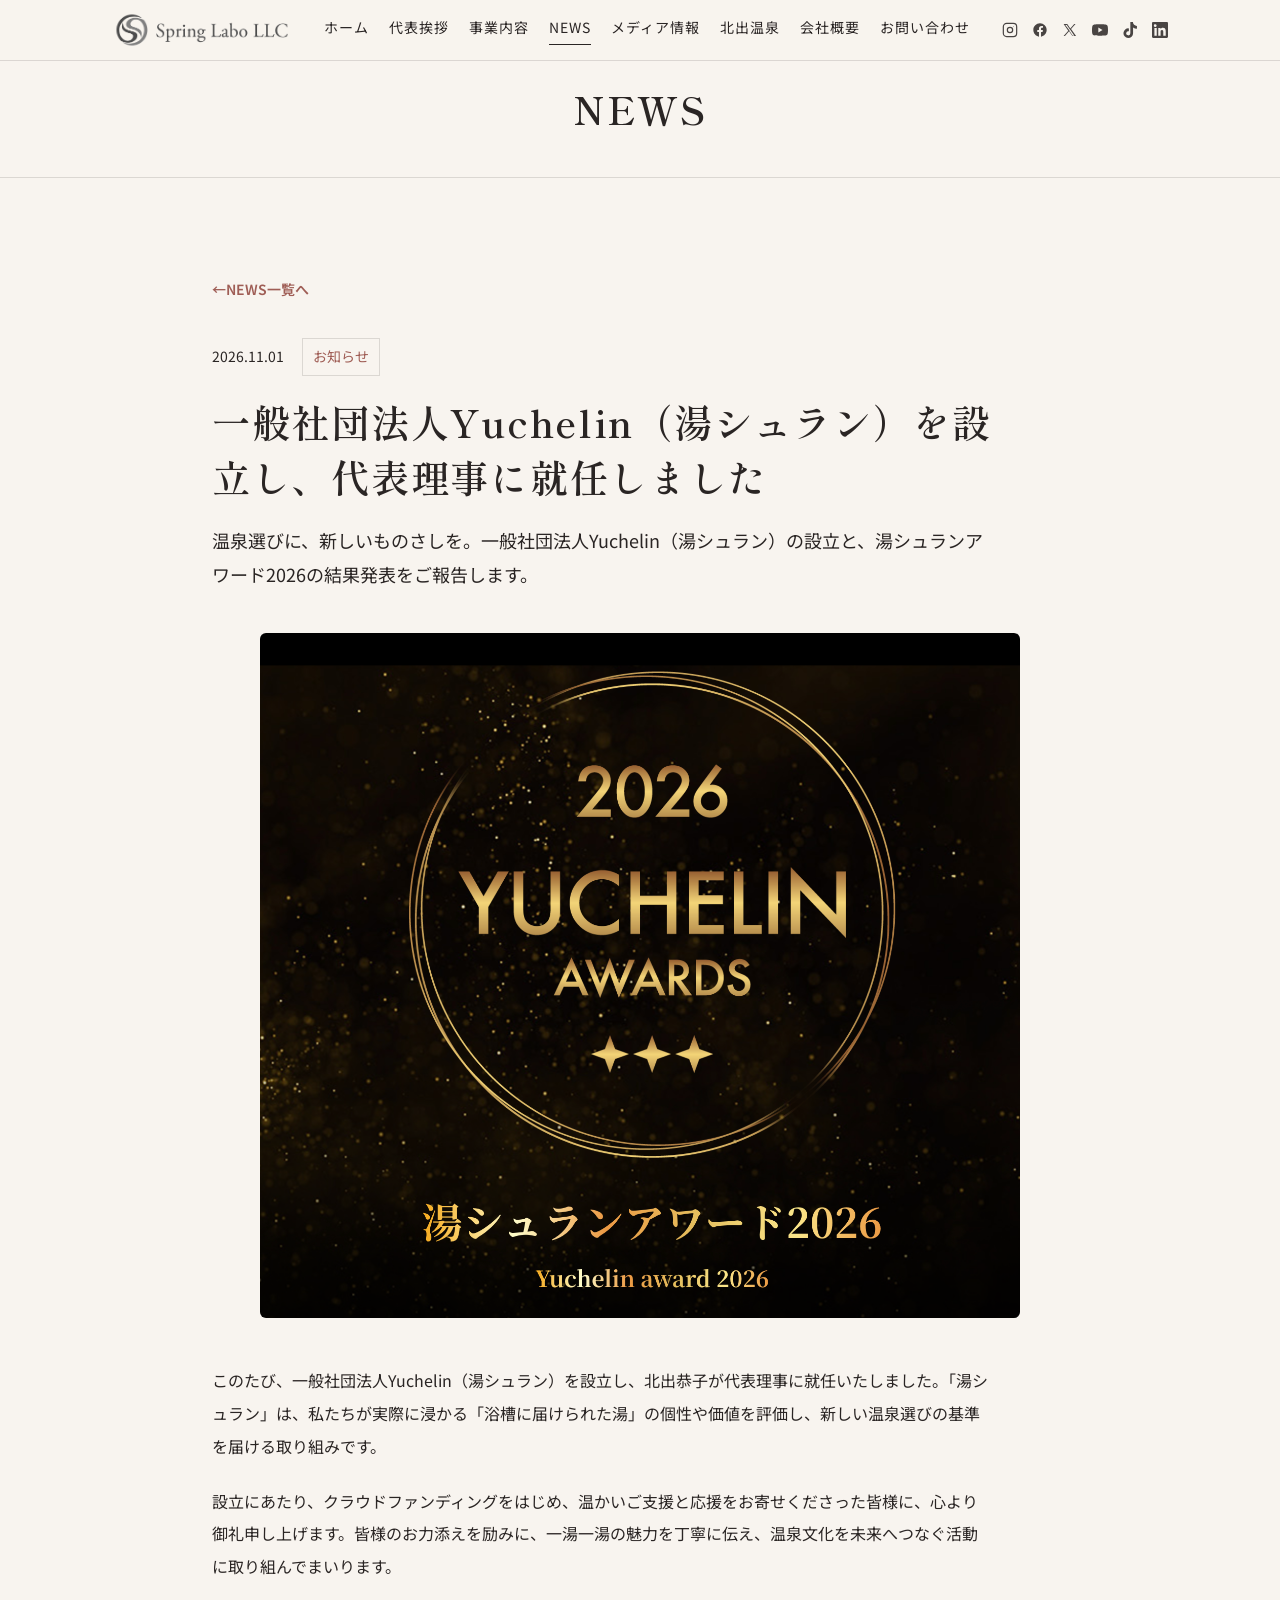
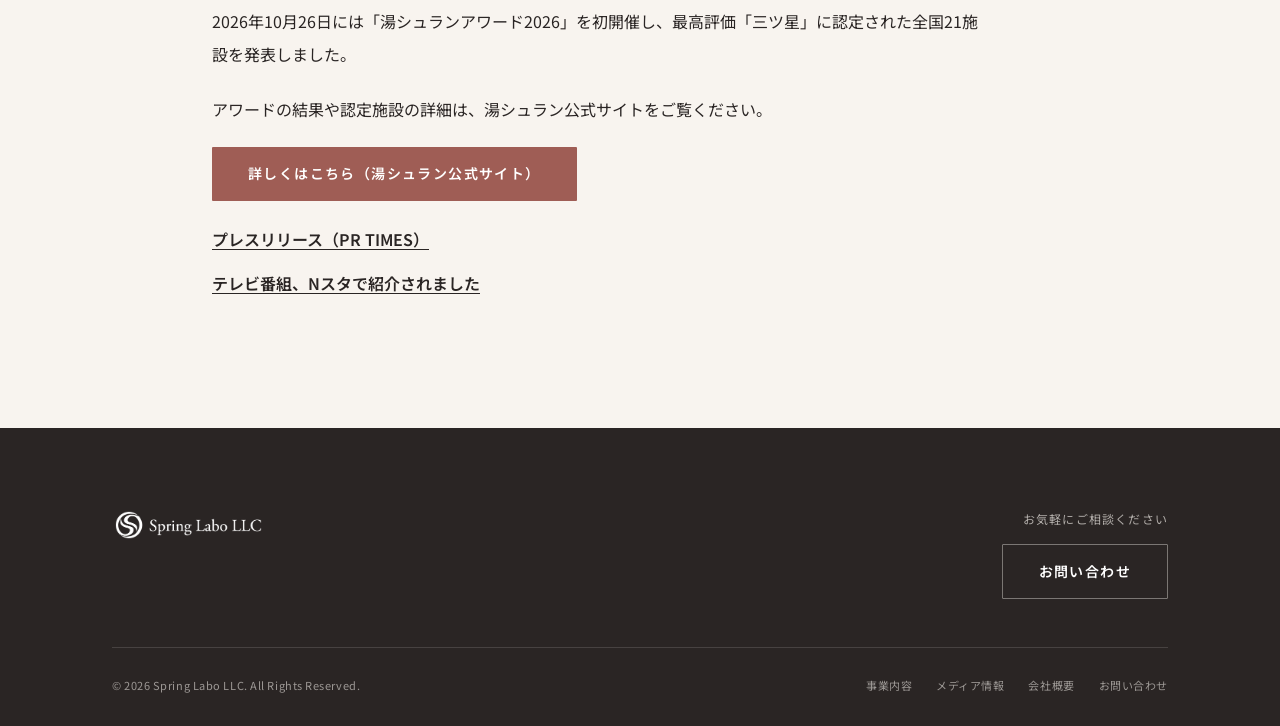
<file: news-yuchelin.html>
<!DOCTYPE html>
<html lang="ja">
<head>
<meta charset="UTF-8">
<meta name="viewport" content="width=device-width, initial-scale=1.0">
<title>一般社団法人Yuchelin（湯シュラン）を設立し、代表理事に就任しました | Spring Labo LLC</title>
<meta name="description" content="一般社団法人Yuchelin（湯シュラン）の設立と北出恭子の代表理事就任、皆様への感謝、湯シュランアワード2026の結果発表についてお知らせします。">
<link rel="icon" type="image/x-icon" href="images/favicon.ico">
<link rel="icon" type="image/png" sizes="32x32" href="images/favicon-32.png">
<link rel="apple-touch-icon" sizes="180x180" href="images/apple-touch-icon.png">
<link rel="preconnect" href="https://fonts.googleapis.com">
<link rel="preconnect" href="https://fonts.gstatic.com" crossorigin>
<link href="https://fonts.googleapis.com/css2?family=Cormorant+Garamond:wght@500;600&amp;family=Shippori+Mincho:wght@500;600;700&amp;family=Noto+Sans+JP:wght@300;400;500;600&amp;display=swap" rel="stylesheet">
<link rel="stylesheet" href="styles.css?v=20261101-yuchelin-links">
</head>
<body>

<!-- ---------- Header ---------- -->
<header class="header" id="header">
  <div class="wrap">
    <a href="index.html" class="logo"><img src="images/logo.png" alt="Spring Labo LLC / スプリングラボ合同会社"></a>
    <nav class="nav" id="nav">
      <a href="index.html">ホーム</a>
      <a href="greeting.html">代表挨拶</a>
      <a href="business.html">事業内容</a>
      <a href="news.html" class="is-current">NEWS</a>
      <a href="media.html">メディア情報</a>
      <a href="https://kitade-onsen.com/" target="_blank" rel="noopener">北出温泉</a>
      <a href="company.html">会社概要</a>
      <a href="contact.html">お問い合わせ</a>
    </nav>
    <div class="header-right">
      <div class="social-icons">
        <a href="https://www.instagram.com/onsen.expert_kitadekyoko?utm_source=qr" aria-label="Instagram" target="_blank" rel="noopener">
          <svg viewBox="0 0 24 24" fill="none" stroke="currentColor" stroke-width="1.8"><rect x="2" y="2" width="20" height="20" rx="5"/><circle cx="12" cy="12" r="4"/><circle cx="17.5" cy="6.5" r="0.6" fill="currentColor" stroke="none"/></svg>
        </a>
        <a href="https://www.facebook.com/kitadekyoko.onsenka?mibextid=wwXIfr" aria-label="Facebook" target="_blank" rel="noopener">
          <svg viewBox="0 0 24 24" fill="currentColor"><path d="M22 12.06C22 6.5 17.52 2 12 2S2 6.5 2 12.06C2 17.06 5.66 21.2 10.44 22v-7.03H7.9v-2.91h2.54V9.84c0-2.5 1.49-3.89 3.77-3.89 1.09 0 2.24.2 2.24.2v2.46h-1.26c-1.24 0-1.63.77-1.63 1.56v1.88h2.78l-.44 2.91h-2.34V22C18.34 21.2 22 17.06 22 12.06z"/></svg>
        </a>
        <a href="https://x.com/kitadekyoko?s=11&amp;t=dPP06xuibRADVzbmmDGtfA" aria-label="X (Twitter)" target="_blank" rel="noopener">
          <svg viewBox="0 0 24 24" fill="currentColor"><path d="M13.6 10.6 20.3 3h-2l-5.8 6.6L7.9 3H2.4l7 10.2L2.4 21h2l6.2-7 5 7h5.5l-7.5-10.4Zm-2.2 2.5-.7-1L4.9 4.5h2.3l4.6 6.6.7 1 6 8.6h-2.3l-4.9-7.1Z"/></svg>
        </a>
        <a href="https://youtube.com/channel/UCn5zlkzlKiLHQn4NEvBMjdQ?si=N2A_sgeWhV4R-R6R" aria-label="YouTube" target="_blank" rel="noopener"><svg viewBox="0 0 24 24" fill="currentColor"><path d="M23.5 6.2a3 3 0 0 0-2.1-2.1C19.5 3.5 12 3.5 12 3.5s-7.5 0-9.4.6A3 3 0 0 0 .5 6.2C0 8.1 0 12 0 12s0 3.9.5 5.8a3 3 0 0 0 2.1 2.1c1.9.6 9.4.6 9.4.6s7.5 0 9.4-.6a3 3 0 0 0 2.1-2.1c.5-1.9.5-5.8.5-5.8s0-3.9-.5-5.8ZM9.5 15.6V8.4l6.3 3.6-6.3 3.6Z"/></svg></a>
        <a href="https://www.tiktok.com/@onsen.expert_kitadekyoko?_r=1&amp;_t=ZS-99qsSXg4rFn" aria-label="TikTok" target="_blank" rel="noopener"><svg viewBox="0 0 24 24" fill="currentColor"><path d="M12.5 0h3.9a5.9 5.9 0 0 0 6 6v4a10 10 0 0 1-5.8-1.9v8.7a7.2 7.2 0 1 1-6.3-7.2V14a3.1 3.1 0 1 0 2.2 3V0Z"/></svg></a>
        <a href="https://www.linkedin.com/in/kitade-kyoko-866ab0321?utm_source=share_via&amp;utm_content=profile&amp;utm_medium=member_ios" aria-label="LinkedIn" target="_blank" rel="noopener"><svg viewBox="0 0 24 24" fill="currentColor"><path d="M20.4 20.5h-3.5v-5.6c0-1.3 0-3-1.9-3s-2.1 1.4-2.1 2.9v5.7H9.4V9h3.4v1.6h.1c.5-.9 1.6-1.9 3.4-1.9 3.6 0 4.3 2.4 4.3 5.5v6.3ZM5.3 7.4a2.1 2.1 0 1 1 0-4.1 2.1 2.1 0 0 1 0 4.1Zm1.8 13.1H3.6V9h3.5v11.5ZM22.2 0H1.8C.8 0 0 .8 0 1.7v20.6C0 23.2.8 24 1.8 24h20.4c1 0 1.8-.8 1.8-1.7V1.7C24 .8 23.2 0 22.2 0Z"/></svg></a>
      </div>
      <div class="menu-btn" id="menuBtn" aria-label="メニュー">
        <i></i><i></i><i></i>
      </div>
    </div>
  </div>
</header>

<!-- ---------- Page Hero ---------- -->
<section class="page-hero">
  <div class="wrap">
    <h1>NEWS</h1>
  </div>
</section>

<!-- ---------- News article ---------- -->
<main class="news-section">
  <article class="wrap news-article">
    <a href="news.html" class="news-back-link reveal">NEWS一覧へ</a>
    <header class="news-article-header reveal">
      <div class="news-article-meta">
        <time datetime="2026-11-01">2026.11.01</time>
        <span>お知らせ</span>
      </div>
      <h2>一般社団法人Yuchelin（湯シュラン）を設立し、代表理事に就任しました</h2>
      <p class="news-article-lead">温泉選びに、新しいものさしを。一般社団法人Yuchelin（湯シュラン）の設立と、湯シュランアワード2026の結果発表をご報告します。</p>
    </header>

    <figure class="news-article-visual reveal">
      <a href="https://yuchelin.org/award/" target="_blank" rel="noopener"><img src="images/news-yuchelin-awards-cover-2026.png" alt="湯シュランアワード2026 三ツ星認定施設を見る"></a>
    </figure>

    <div class="news-article-body reveal">
      <p>このたび、一般社団法人Yuchelin（湯シュラン）を設立し、北出恭子が代表理事に就任いたしました。「湯シュラン」は、私たちが実際に浸かる「浴槽に届けられた湯」の個性や価値を評価し、新しい温泉選びの基準を届ける取り組みです。</p>
      <p>設立にあたり、クラウドファンディングをはじめ、温かいご支援と応援をお寄せくださった皆様に、心より御礼申し上げます。皆様のお力添えを励みに、一湯一湯の魅力を丁寧に伝え、温泉文化を未来へつなぐ活動に取り組んでまいります。</p>
      <p>2026年10月26日には「湯シュランアワード2026」を初開催し、最高評価「三ツ星」に認定された全国21施設を発表しました。</p>
      <p>アワードの結果や認定施設の詳細は、湯シュラン公式サイトをご覧ください。</p>

      <div class="news-actions">
        <a href="https://yuchelin.org/award/" class="btn btn-primary" target="_blank" rel="noopener">詳しくはこちら（湯シュラン公式サイト）</a>
      </div>
      <ul class="news-related-links" aria-label="湯シュランの関連リンク">
        <li><a href="https://share.google/78BgKMgKz5h5TUhro" target="_blank" rel="noopener">プレスリリース（PR TIMES）</a></li>
        <li><a href="https://share.google/ZI09VBDtkfcfcw0nz" target="_blank" rel="noopener">テレビ番組、Nスタで紹介されました</a></li>
      </ul>
    </div>
  </article>
</main>

<!-- ---------- Footer ---------- -->
<footer class="footer" id="contact-footer">
  <div class="wrap">
    <div class="footer-top">
      <div class="footer-logo">
        <img src="images/logo.png" alt="Spring Labo LLC / スプリングラボ合同会社">
      </div>
      <div class="footer-contact">
        <p>お気軽にご相談ください</p>
        <a href="contact.html" class="btn btn-outline">お問い合わせ</a>
      </div>
    </div>
    <div class="footer-bottom">
      <p>&copy; 2026 Spring Labo LLC. All Rights Reserved.</p>
      <nav>
        <a href="business.html">事業内容</a>
        <a href="media.html">メディア情報</a>
        <a href="company.html">会社概要</a>
        <a href="contact.html">お問い合わせ</a>
      </nav>
    </div>
  </div>
</footer>

<script src="main.js"></script>

</body>
</html>
</file>
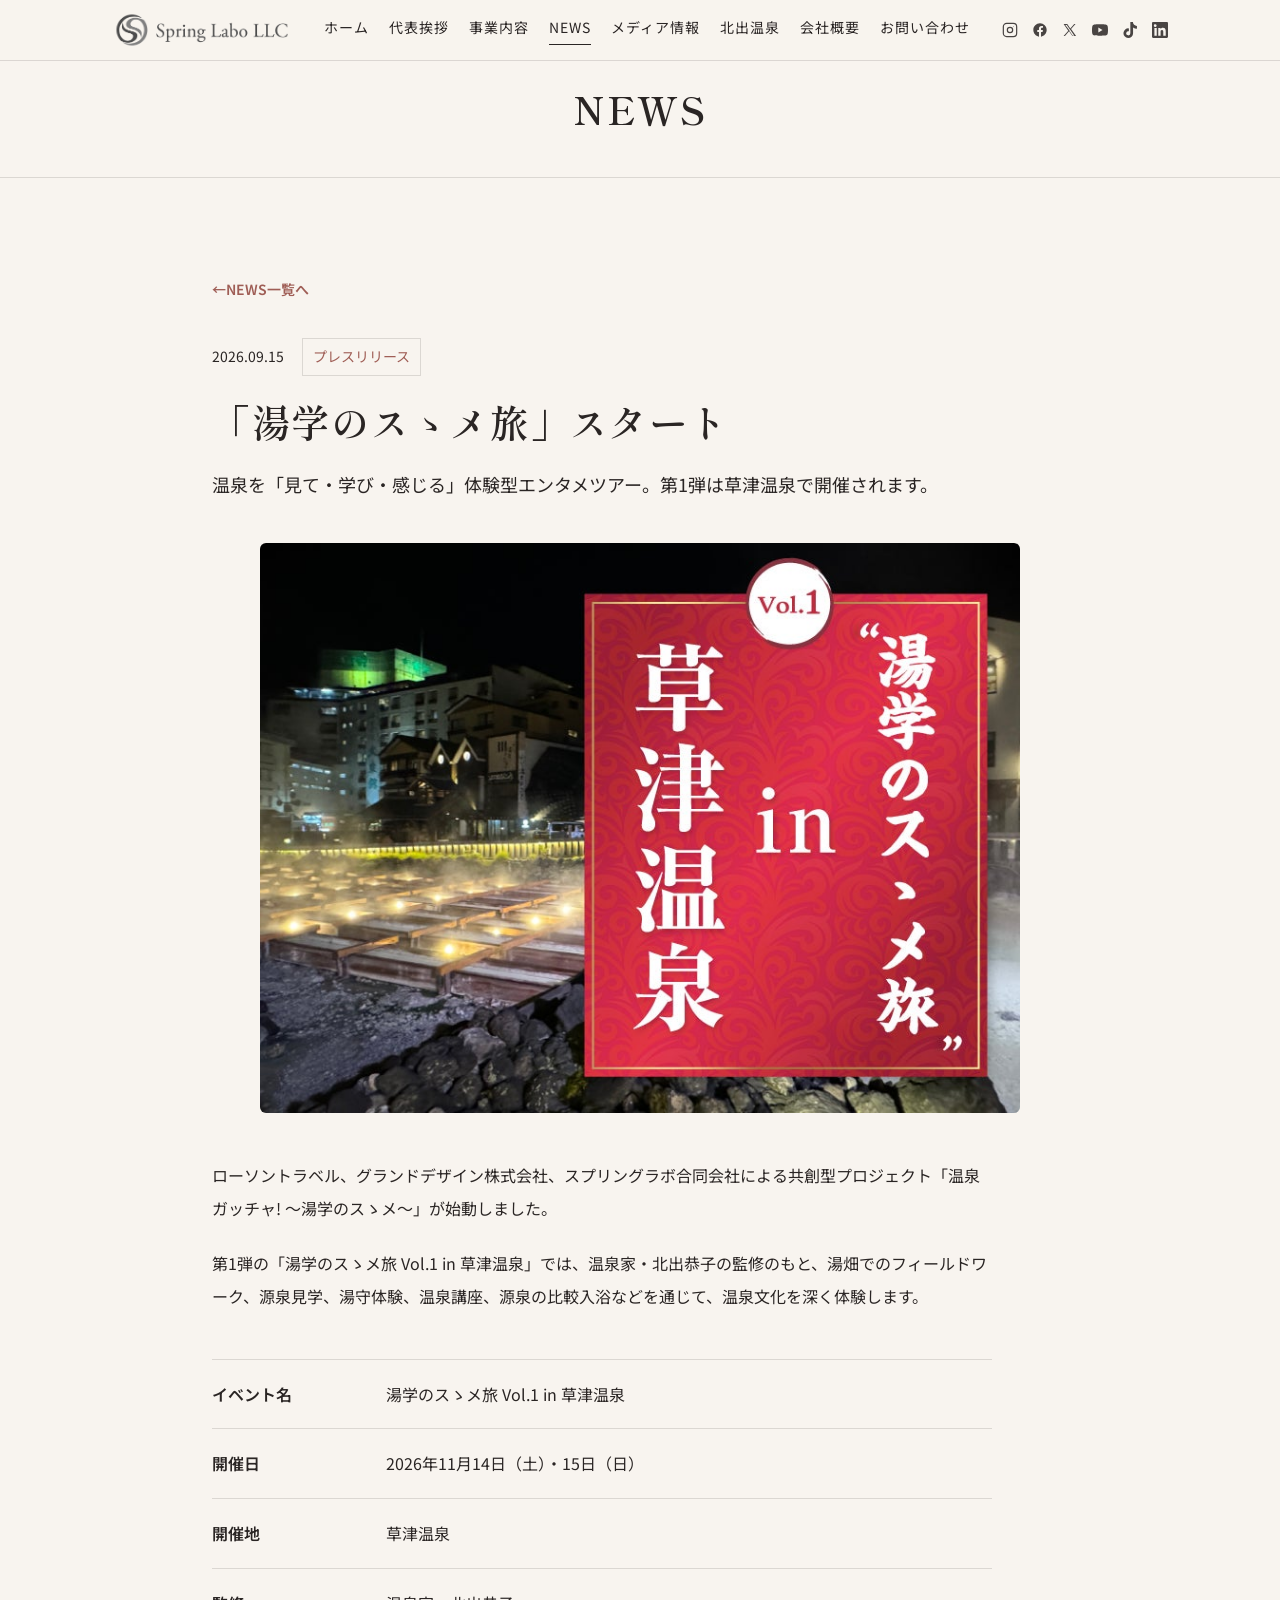
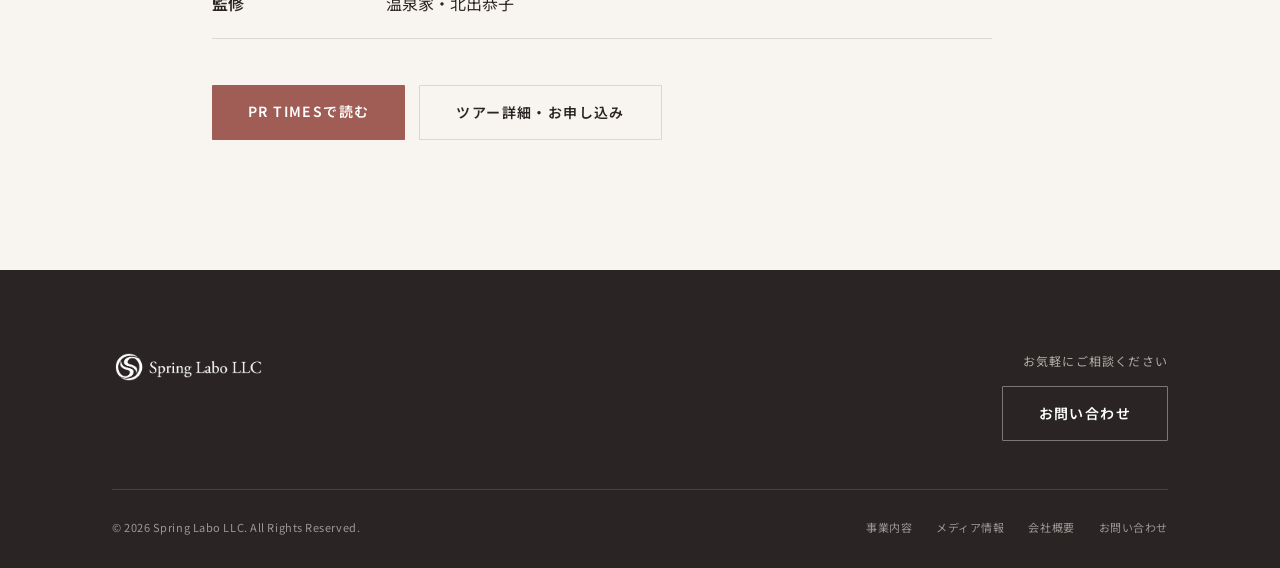
<file: news-yugaku.html>
<!DOCTYPE html>
<html lang="ja">
<head>
<meta charset="UTF-8">
<meta name="viewport" content="width=device-width, initial-scale=1.0">
<title>「湯学のスゝメ旅」スタート | Spring Labo LLC</title>
<meta name="description" content="体験型エンタメツアー「湯学のスゝメ旅 Vol.1 in 草津温泉」の開催情報をご紹介します。">
<link rel="icon" type="image/x-icon" href="images/favicon.ico">
<link rel="icon" type="image/png" sizes="32x32" href="images/favicon-32.png">
<link rel="apple-touch-icon" sizes="180x180" href="images/apple-touch-icon.png">
<link rel="preconnect" href="https://fonts.googleapis.com">
<link rel="preconnect" href="https://fonts.gstatic.com" crossorigin>
<link href="https://fonts.googleapis.com/css2?family=Cormorant+Garamond:wght@500;600&family=Shippori+Mincho:wght@500;600;700&family=Noto+Sans+JP:wght@300;400;500;600&display=swap" rel="stylesheet">
<link rel="stylesheet" href="styles.css?v=20260919-10">
</head>
<body>

<!-- ---------- Header ---------- -->
<header class="header" id="header">
  <div class="wrap">
    <a href="index.html" class="logo"><img src="images/logo.png" alt="Spring Labo LLC / スプリングラボ合同会社"></a>
    <nav class="nav" id="nav">
      <a href="index.html">ホーム</a>
      <a href="greeting.html">代表挨拶</a>
      <a href="business.html">事業内容</a>
      <a href="news.html" class="is-current">NEWS</a>
      <a href="media.html">メディア情報</a>
      <a href="https://kitade-onsen.com/" target="_blank" rel="noopener">北出温泉</a>
      <a href="company.html">会社概要</a>
      <a href="contact.html">お問い合わせ</a>
    </nav>
    <div class="header-right">
      <div class="social-icons">
        <a href="https://www.instagram.com/onsen.expert_kitadekyoko?utm_source=qr" aria-label="Instagram" target="_blank" rel="noopener">
          <svg viewBox="0 0 24 24" fill="none" stroke="currentColor" stroke-width="1.8"><rect x="2" y="2" width="20" height="20" rx="5"/><circle cx="12" cy="12" r="4"/><circle cx="17.5" cy="6.5" r="0.6" fill="currentColor" stroke="none"/></svg>
        </a>
        <a href="https://www.facebook.com/kitadekyoko.onsenka?mibextid=wwXIfr" aria-label="Facebook" target="_blank" rel="noopener">
          <svg viewBox="0 0 24 24" fill="currentColor"><path d="M22 12.06C22 6.5 17.52 2 12 2S2 6.5 2 12.06C2 17.06 5.66 21.2 10.44 22v-7.03H7.9v-2.91h2.54V9.84c0-2.5 1.49-3.89 3.77-3.89 1.09 0 2.24.2 2.24.2v2.46h-1.26c-1.24 0-1.63.77-1.63 1.56v1.88h2.78l-.44 2.91h-2.34V22C18.34 21.2 22 17.06 22 12.06z"/></svg>
        </a>
        <a href="https://x.com/kitadekyoko?s=11&amp;t=dPP06xuibRADVzbmmDGtfA" aria-label="X (Twitter)" target="_blank" rel="noopener">
          <svg viewBox="0 0 24 24" fill="currentColor"><path d="M13.6 10.6 20.3 3h-2l-5.8 6.6L7.9 3H2.4l7 10.2L2.4 21h2l6.2-7 5 7h5.5l-7.5-10.4Zm-2.2 2.5-.7-1L4.9 4.5h2.3l4.6 6.6.7 1 6 8.6h-2.3l-4.9-7.1Z"/></svg>
        </a>
        <a href="https://youtube.com/channel/UCn5zlkzlKiLHQn4NEvBMjdQ?si=N2A_sgeWhV4R-R6R" aria-label="YouTube" target="_blank" rel="noopener"><svg viewBox="0 0 24 24" fill="currentColor"><path d="M23.5 6.2a3 3 0 0 0-2.1-2.1C19.5 3.5 12 3.5 12 3.5s-7.5 0-9.4.6A3 3 0 0 0 .5 6.2C0 8.1 0 12 0 12s0 3.9.5 5.8a3 3 0 0 0 2.1 2.1c1.9.6 9.4.6 9.4.6s7.5 0 9.4-.6a3 3 0 0 0 2.1-2.1c.5-1.9.5-5.8.5-5.8s0-3.9-.5-5.8ZM9.5 15.6V8.4l6.3 3.6-6.3 3.6Z"/></svg></a>
        <a href="https://www.tiktok.com/@onsen.expert_kitadekyoko?_r=1&amp;_t=ZS-99qsSXg4rFn" aria-label="TikTok" target="_blank" rel="noopener"><svg viewBox="0 0 24 24" fill="currentColor"><path d="M12.5 0h3.9a5.9 5.9 0 0 0 6 6v4a10 10 0 0 1-5.8-1.9v8.7a7.2 7.2 0 1 1-6.3-7.2V14a3.1 3.1 0 1 0 2.2 3V0Z"/></svg></a>
        <a href="https://www.linkedin.com/in/kitade-kyoko-866ab0321?utm_source=share_via&amp;utm_content=profile&amp;utm_medium=member_ios" aria-label="LinkedIn" target="_blank" rel="noopener"><svg viewBox="0 0 24 24" fill="currentColor"><path d="M20.4 20.5h-3.5v-5.6c0-1.3 0-3-1.9-3s-2.1 1.4-2.1 2.9v5.7H9.4V9h3.4v1.6h.1c.5-.9 1.6-1.9 3.4-1.9 3.6 0 4.3 2.4 4.3 5.5v6.3ZM5.3 7.4a2.1 2.1 0 1 1 0-4.1 2.1 2.1 0 0 1 0 4.1Zm1.8 13.1H3.6V9h3.5v11.5ZM22.2 0H1.8C.8 0 0 .8 0 1.7v20.6C0 23.2.8 24 1.8 24h20.4c1 0 1.8-.8 1.8-1.7V1.7C24 .8 23.2 0 22.2 0Z"/></svg></a>
      </div>
      <div class="menu-btn" id="menuBtn" aria-label="メニュー">
        <i></i><i></i><i></i>
      </div>
    </div>
  </div>
</header>

<!-- ---------- Page Hero ---------- -->
<section class="page-hero">
  <div class="wrap">
    <h1>NEWS</h1>
  </div>
</section>

<!-- ---------- News article ---------- -->
<main class="news-section">
  <article class="wrap news-article">
    <a href="news.html" class="news-back-link reveal">NEWS一覧へ</a>
    <header class="news-article-header reveal">
      <div class="news-article-meta">
        <time datetime="2026-09-15">2026.09.15</time>
        <span>プレスリリース</span>
      </div>
      <h2>「湯学のスゝメ旅」スタート</h2>
      <p class="news-article-lead">温泉を「見て・学び・感じる」体験型エンタメツアー。第1弾は草津温泉で開催されます。</p>
    </header>

    <figure class="news-article-visual reveal">
      <img src="images/news-yugaku.jpg" alt="湯学のスゝメ旅 Vol.1 in 草津温泉">
    </figure>

    <div class="news-article-body reveal">
      <p>ローソントラベル、グランドデザイン株式会社、スプリングラボ合同会社による共創型プロジェクト「温泉ガッチャ! ～湯学のスゝメ～」が始動しました。</p>
      <p>第1弾の「湯学のスゝメ旅 Vol.1 in 草津温泉」では、温泉家・北出恭子の監修のもと、湯畑でのフィールドワーク、源泉見学、湯守体験、温泉講座、源泉の比較入浴などを通じて、温泉文化を深く体験します。</p>

      <dl class="news-event-facts">
        <div>
          <dt>イベント名</dt>
          <dd>湯学のスゝメ旅 Vol.1 in 草津温泉</dd>
        </div>
        <div>
          <dt>開催日</dt>
          <dd>2026年11月14日（土）・15日（日）</dd>
        </div>
        <div>
          <dt>開催地</dt>
          <dd>草津温泉</dd>
        </div>
        <div>
          <dt>監修</dt>
          <dd>温泉家・北出恭子</dd>
        </div>
      </dl>

      <div class="news-actions">
        <a href="https://prtimes.jp/main/html/rd/p/000000724.000034304.html" class="btn btn-primary" target="_blank" rel="noopener">PR TIMESで読む</a>
        <a href="https://tour.l-tike.com/package_tour/domestic/event.php?id=1596575" class="btn btn-outline news-tour-link" target="_blank" rel="noopener">ツアー詳細・お申し込み</a>
      </div>
    </div>
  </article>
</main>

<!-- ---------- Footer ---------- -->
<footer class="footer" id="contact-footer">
  <div class="wrap">
    <div class="footer-top">
      <div class="footer-logo">
        <img src="images/logo.png" alt="Spring Labo LLC / スプリングラボ合同会社">
      </div>
      <div class="footer-contact">
        <p>お気軽にご相談ください</p>
        <a href="contact.html" class="btn btn-outline">お問い合わせ</a>
      </div>
    </div>
    <div class="footer-bottom">
      <p>&copy; 2026 Spring Labo LLC. All Rights Reserved.</p>
      <nav>
        <a href="business.html">事業内容</a>
        <a href="media.html">メディア情報</a>
        <a href="company.html">会社概要</a>
        <a href="contact.html">お問い合わせ</a>
      </nav>
    </div>
  </div>
</footer>

<script src="main.js"></script>

</body>
</html>
</file>
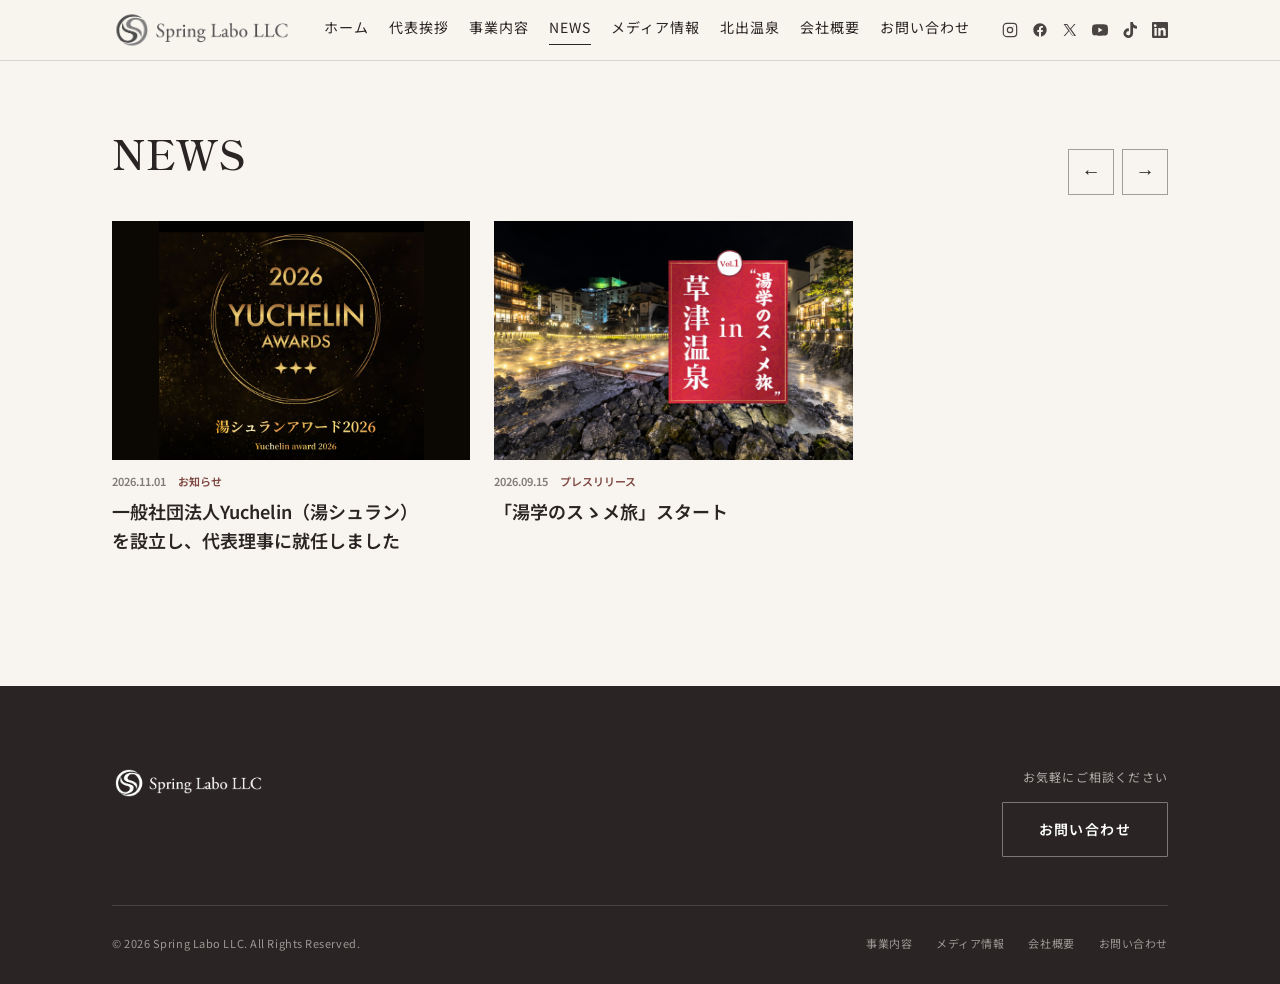
<file: news.html>
<!DOCTYPE html>
<html lang="ja">
<head>
<meta charset="UTF-8">
<meta name="viewport" content="width=device-width, initial-scale=1.0">
<title>NEWS | Spring Labo LLC</title>
<meta name="description" content="スプリングラボ合同会社の最新情報とイベント情報をご紹介します。">
<link rel="icon" type="image/x-icon" href="images/favicon.ico">
<link rel="icon" type="image/png" sizes="32x32" href="images/favicon-32.png">
<link rel="apple-touch-icon" sizes="180x180" href="images/apple-touch-icon.png">
<link rel="preconnect" href="https://fonts.googleapis.com">
<link rel="preconnect" href="https://fonts.gstatic.com" crossorigin>
<link href="https://fonts.googleapis.com/css2?family=Cormorant+Garamond:wght@500;600&family=Shippori+Mincho:wght@500;600;700&family=Noto+Sans+JP:wght@300;400;500;600&display=swap" rel="stylesheet">
<link rel="stylesheet" href="styles.css?v=20260920-2">
</head>
<body>

<!-- ---------- Header ---------- -->
<header class="header" id="header">
  <div class="wrap">
    <a href="index.html" class="logo"><img src="images/logo.png" alt="Spring Labo LLC / スプリングラボ合同会社"></a>
    <nav class="nav" id="nav">
      <a href="index.html">ホーム</a>
      <a href="greeting.html">代表挨拶</a>
      <a href="business.html">事業内容</a>
      <a href="news.html" class="is-current">NEWS</a>
      <a href="media.html">メディア情報</a>
      <a href="https://kitade-onsen.com/" target="_blank" rel="noopener">北出温泉</a>
      <a href="company.html">会社概要</a>
      <a href="contact.html">お問い合わせ</a>
    </nav>
    <div class="header-right">
      <div class="social-icons">
        <a href="https://www.instagram.com/onsen.expert_kitadekyoko?utm_source=qr" aria-label="Instagram" target="_blank" rel="noopener">
          <svg viewBox="0 0 24 24" fill="none" stroke="currentColor" stroke-width="1.8"><rect x="2" y="2" width="20" height="20" rx="5"/><circle cx="12" cy="12" r="4"/><circle cx="17.5" cy="6.5" r="0.6" fill="currentColor" stroke="none"/></svg>
        </a>
        <a href="https://www.facebook.com/kitadekyoko.onsenka?mibextid=wwXIfr" aria-label="Facebook" target="_blank" rel="noopener">
          <svg viewBox="0 0 24 24" fill="currentColor"><path d="M22 12.06C22 6.5 17.52 2 12 2S2 6.5 2 12.06C2 17.06 5.66 21.2 10.44 22v-7.03H7.9v-2.91h2.54V9.84c0-2.5 1.49-3.89 3.77-3.89 1.09 0 2.24.2 2.24.2v2.46h-1.26c-1.24 0-1.63.77-1.63 1.56v1.88h2.78l-.44 2.91h-2.34V22C18.34 21.2 22 17.06 22 12.06z"/></svg>
        </a>
        <a href="https://x.com/kitadekyoko?s=11&amp;t=dPP06xuibRADVzbmmDGtfA" aria-label="X (Twitter)" target="_blank" rel="noopener">
          <svg viewBox="0 0 24 24" fill="currentColor"><path d="M13.6 10.6 20.3 3h-2l-5.8 6.6L7.9 3H2.4l7 10.2L2.4 21h2l6.2-7 5 7h5.5l-7.5-10.4Zm-2.2 2.5-.7-1L4.9 4.5h2.3l4.6 6.6.7 1 6 8.6h-2.3l-4.9-7.1Z"/></svg>
        </a>
        <a href="https://youtube.com/channel/UCn5zlkzlKiLHQn4NEvBMjdQ?si=N2A_sgeWhV4R-R6R" aria-label="YouTube" target="_blank" rel="noopener"><svg viewBox="0 0 24 24" fill="currentColor"><path d="M23.5 6.2a3 3 0 0 0-2.1-2.1C19.5 3.5 12 3.5 12 3.5s-7.5 0-9.4.6A3 3 0 0 0 .5 6.2C0 8.1 0 12 0 12s0 3.9.5 5.8a3 3 0 0 0 2.1 2.1c1.9.6 9.4.6 9.4.6s7.5 0 9.4-.6a3 3 0 0 0 2.1-2.1c.5-1.9.5-5.8.5-5.8s0-3.9-.5-5.8ZM9.5 15.6V8.4l6.3 3.6-6.3 3.6Z"/></svg></a>
        <a href="https://www.tiktok.com/@onsen.expert_kitadekyoko?_r=1&amp;_t=ZS-99qsSXg4rFn" aria-label="TikTok" target="_blank" rel="noopener"><svg viewBox="0 0 24 24" fill="currentColor"><path d="M12.5 0h3.9a5.9 5.9 0 0 0 6 6v4a10 10 0 0 1-5.8-1.9v8.7a7.2 7.2 0 1 1-6.3-7.2V14a3.1 3.1 0 1 0 2.2 3V0Z"/></svg></a>
        <a href="https://www.linkedin.com/in/kitade-kyoko-866ab0321?utm_source=share_via&amp;utm_content=profile&amp;utm_medium=member_ios" aria-label="LinkedIn" target="_blank" rel="noopener"><svg viewBox="0 0 24 24" fill="currentColor"><path d="M20.4 20.5h-3.5v-5.6c0-1.3 0-3-1.9-3s-2.1 1.4-2.1 2.9v5.7H9.4V9h3.4v1.6h.1c.5-.9 1.6-1.9 3.4-1.9 3.6 0 4.3 2.4 4.3 5.5v6.3ZM5.3 7.4a2.1 2.1 0 1 1 0-4.1 2.1 2.1 0 0 1 0 4.1Zm1.8 13.1H3.6V9h3.5v11.5ZM22.2 0H1.8C.8 0 0 .8 0 1.7v20.6C0 23.2.8 24 1.8 24h20.4c1 0 1.8-.8 1.8-1.7V1.7C24 .8 23.2 0 22.2 0Z"/></svg></a>
      </div>
      <div class="menu-btn" id="menuBtn" aria-label="メニュー">
        <i></i><i></i><i></i>
      </div>
    </div>
  </div>
</header>

<!-- ---------- Page Hero ---------- -->
<section class="page-hero news-page-hero">
  <div class="wrap">
    <h1>NEWS</h1>
  </div>
</section>

<!-- ---------- Pick up slider ---------- -->
<main class="pickup-section">
  <div class="pickup-slider" data-pickup-slider>
    <div class="pickup-controls wrap" aria-label="PICK UPスライダー操作">
      <button class="pickup-arrow pickup-arrow-prev" type="button" aria-label="前の記事へ" data-pickup-prev>←</button>
      <button class="pickup-arrow pickup-arrow-next" type="button" aria-label="次の記事へ" data-pickup-next>→</button>
    </div>
    <div class="pickup-viewport" data-pickup-viewport>
      <div class="pickup-track">
        <a href="news-yuchelin.html" class="pickup-card reveal">
          <span class="pickup-image pickup-image-award">
            <img src="images/news-yuchelin-awards-cover-2026.png" alt="湯シュランアワード2026">
          </span>
          <span class="pickup-meta">
            <time datetime="2026-11-01">2026.11.01</time>
            <span>お知らせ</span>
          </span>
          <span class="pickup-title">一般社団法人Yuchelin（湯シュラン）を設立し、代表理事に就任しました</span>
        </a>

        <a href="news-yugaku.html" class="pickup-card reveal">
          <span class="pickup-image">
            <img src="images/news-yugaku-wide.png" alt="湯学のスゝメ旅 Vol.1 in 草津温泉" loading="lazy">
          </span>
          <span class="pickup-meta">
            <time datetime="2026-09-15">2026.09.15</time>
            <span>プレスリリース</span>
          </span>
          <span class="pickup-title">「湯学のスゝメ旅」スタート</span>
        </a>
      </div>
    </div>
  </div>
</main>

<!-- ---------- Footer ---------- -->
<footer class="footer" id="contact-footer">
  <div class="wrap">
    <div class="footer-top">
      <div class="footer-logo">
        <img src="images/logo.png" alt="Spring Labo LLC / スプリングラボ合同会社">
      </div>
      <div class="footer-contact">
        <p>お気軽にご相談ください</p>
        <a href="contact.html" class="btn btn-outline">お問い合わせ</a>
      </div>
    </div>
    <div class="footer-bottom">
      <p>&copy; 2026 Spring Labo LLC. All Rights Reserved.</p>
      <nav>
        <a href="business.html">事業内容</a>
        <a href="media.html">メディア情報</a>
        <a href="company.html">会社概要</a>
        <a href="contact.html">お問い合わせ</a>
      </nav>
    </div>
  </div>
</footer>

<script src="main.js?v=20260919-2"></script>

</body>
</html>
</file>
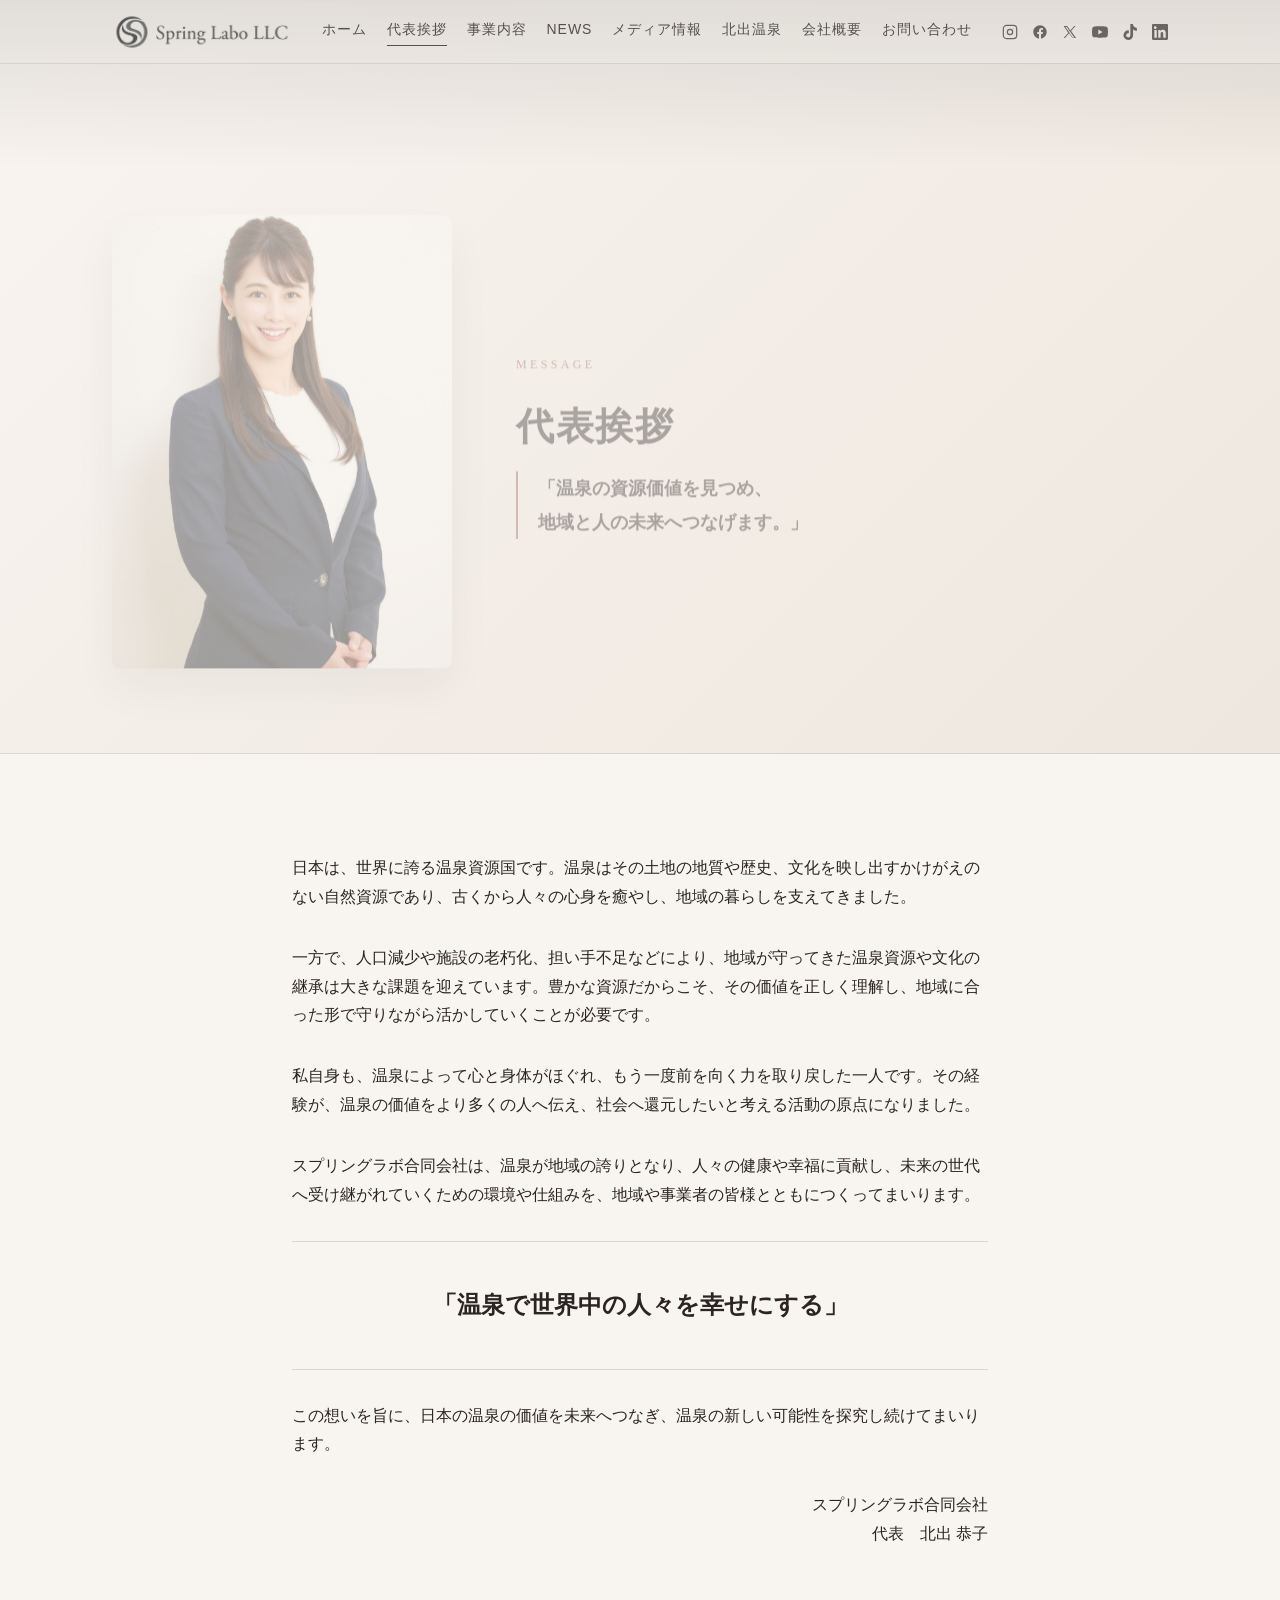
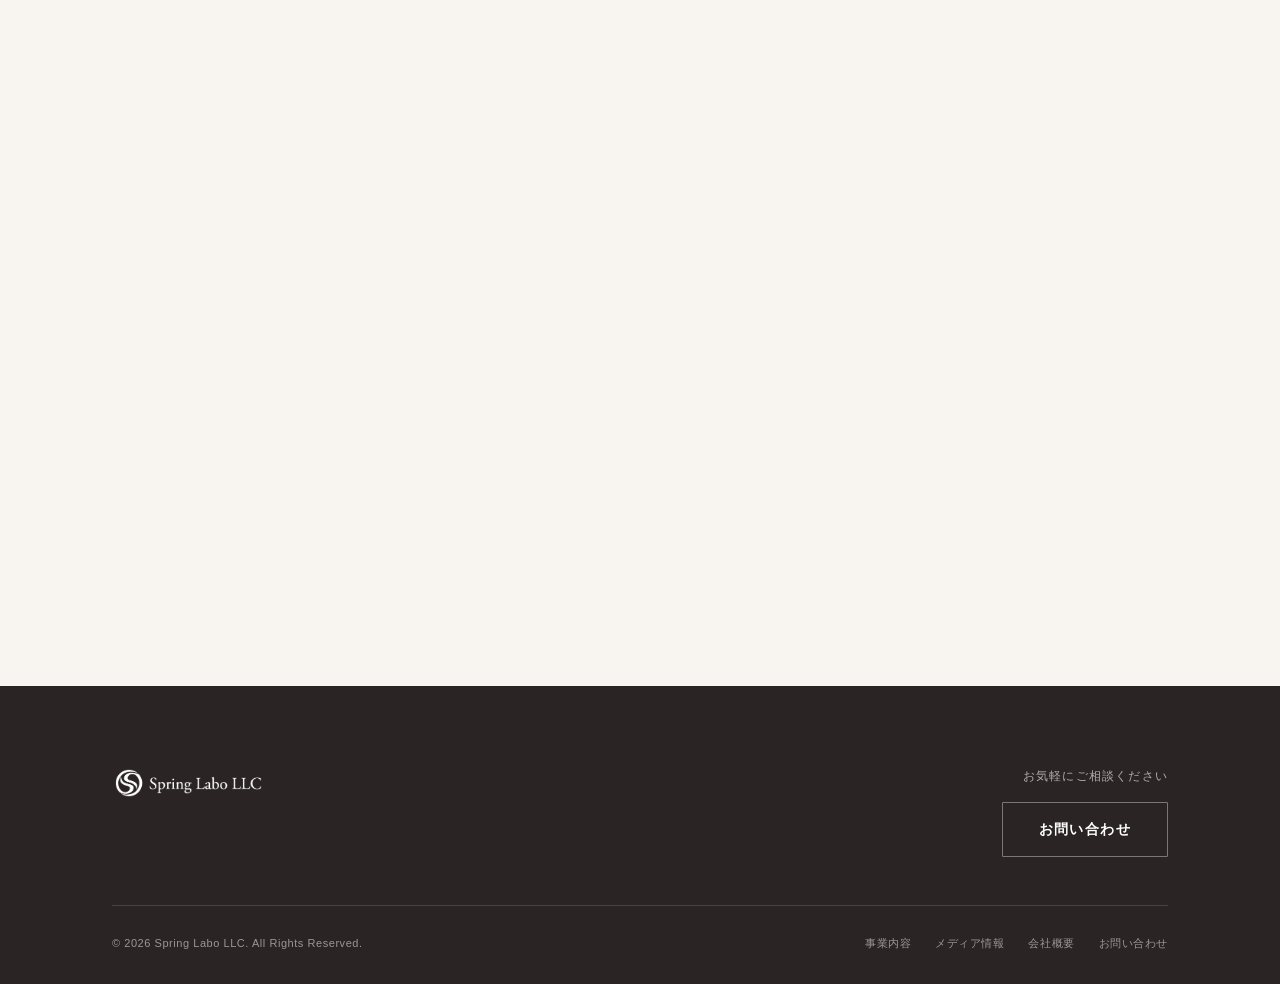
<file: profile.html>
<!DOCTYPE html>
<html lang="ja">
<head>
<meta charset="UTF-8">
<meta name="viewport" content="width=device-width, initial-scale=1.0">
<meta http-equiv="refresh" content="0; url=greeting.html">
<title>代表挨拶へ移動中 | Spring Labo LLC</title>
<link rel="canonical" href="greeting.html">
<link rel="icon" type="image/x-icon" href="images/favicon.ico">
<link rel="icon" type="image/png" sizes="32x32" href="images/favicon-32.png">
<link rel="apple-touch-icon" sizes="180x180" href="images/apple-touch-icon.png">
<link rel="preconnect" href="https://fonts.googleapis.com">
<link rel="preconnect" href="https://fonts.gstatic.com" crossorigin>
<link href="https://fonts.googleapis.com/css2?family=Cormorant+Garamond:wght@500;600&family=Shippori+Mincho:wght@500;600;700&family=Noto+Sans+JP:wght@300;400;500;600&display=swap" rel="stylesheet">
<link rel="stylesheet" href="styles.css?v=20260919-8">
</head>
<body>

<!-- ---------- Header ---------- -->
<header class="header" id="header">
  <div class="wrap">
    <a href="index.html" class="logo"><img src="images/logo.png" alt="Spring Labo LLC / スプリングラボ合同会社"></a>
    <nav class="nav" id="nav">
      <a href="index.html">ホーム</a>
      <a href="greeting.html" class="is-current">代表挨拶</a>
      <a href="business.html">事業内容</a>
      <a href="news.html">NEWS</a>
      <a href="media.html">メディア情報</a>
      <a href="https://kitade-onsen.com/" target="_blank" rel="noopener">北出温泉</a>
      <a href="company.html">会社概要</a>
      <a href="contact.html">お問い合わせ</a>
    </nav>
    <div class="header-right">
      <div class="social-icons">
        <a href="https://www.instagram.com/onsen.expert_kitadekyoko?utm_source=qr" aria-label="Instagram" target="_blank" rel="noopener">
          <svg viewBox="0 0 24 24" fill="none" stroke="currentColor" stroke-width="1.8"><rect x="2" y="2" width="20" height="20" rx="5"/><circle cx="12" cy="12" r="4"/><circle cx="17.5" cy="6.5" r="0.6" fill="currentColor" stroke="none"/></svg>
        </a>
        <a href="https://www.facebook.com/kitadekyoko.onsenka?mibextid=wwXIfr" aria-label="Facebook" target="_blank" rel="noopener">
          <svg viewBox="0 0 24 24" fill="currentColor"><path d="M22 12.06C22 6.5 17.52 2 12 2S2 6.5 2 12.06C2 17.06 5.66 21.2 10.44 22v-7.03H7.9v-2.91h2.54V9.84c0-2.5 1.49-3.89 3.77-3.89 1.09 0 2.24.2 2.24.2v2.46h-1.26c-1.24 0-1.63.77-1.63 1.56v1.88h2.78l-.44 2.91h-2.34V22C18.34 21.2 22 17.06 22 12.06z"/></svg>
        </a>
        <a href="https://x.com/kitadekyoko?s=11&amp;t=dPP06xuibRADVzbmmDGtfA" aria-label="X (Twitter)" target="_blank" rel="noopener">
          <svg viewBox="0 0 24 24" fill="currentColor"><path d="M13.6 10.6 20.3 3h-2l-5.8 6.6L7.9 3H2.4l7 10.2L2.4 21h2l6.2-7 5 7h5.5l-7.5-10.4Zm-2.2 2.5-.7-1L4.9 4.5h2.3l4.6 6.6.7 1 6 8.6h-2.3l-4.9-7.1Z"/></svg>
        </a>
        <a href="https://youtube.com/channel/UCn5zlkzlKiLHQn4NEvBMjdQ?si=N2A_sgeWhV4R-R6R" aria-label="YouTube" target="_blank" rel="noopener"><svg viewBox="0 0 24 24" fill="currentColor"><path d="M23.5 6.2a3 3 0 0 0-2.1-2.1C19.5 3.5 12 3.5 12 3.5s-7.5 0-9.4.6A3 3 0 0 0 .5 6.2C0 8.1 0 12 0 12s0 3.9.5 5.8a3 3 0 0 0 2.1 2.1c1.9.6 9.4.6 9.4.6s7.5 0 9.4-.6a3 3 0 0 0 2.1-2.1c.5-1.9.5-5.8.5-5.8s0-3.9-.5-5.8ZM9.5 15.6V8.4l6.3 3.6-6.3 3.6Z"/></svg></a>
        <a href="https://www.tiktok.com/@onsen.expert_kitadekyoko?_r=1&amp;_t=ZS-99qsSXg4rFn" aria-label="TikTok" target="_blank" rel="noopener"><svg viewBox="0 0 24 24" fill="currentColor"><path d="M12.5 0h3.9a5.9 5.9 0 0 0 6 6v4a10 10 0 0 1-5.8-1.9v8.7a7.2 7.2 0 1 1-6.3-7.2V14a3.1 3.1 0 1 0 2.2 3V0Z"/></svg></a>
        <a href="https://www.linkedin.com/in/kitade-kyoko-866ab0321?utm_source=share_via&amp;utm_content=profile&amp;utm_medium=member_ios" aria-label="LinkedIn" target="_blank" rel="noopener"><svg viewBox="0 0 24 24" fill="currentColor"><path d="M20.4 20.5h-3.5v-5.6c0-1.3 0-3-1.9-3s-2.1 1.4-2.1 2.9v5.7H9.4V9h3.4v1.6h.1c.5-.9 1.6-1.9 3.4-1.9 3.6 0 4.3 2.4 4.3 5.5v6.3ZM5.3 7.4a2.1 2.1 0 1 1 0-4.1 2.1 2.1 0 0 1 0 4.1Zm1.8 13.1H3.6V9h3.5v11.5ZM22.2 0H1.8C.8 0 0 .8 0 1.7v20.6C0 23.2.8 24 1.8 24h20.4c1 0 1.8-.8 1.8-1.7V1.7C24 .8 23.2 0 22.2 0Z"/></svg></a>
      </div>
      <div class="menu-btn" id="menuBtn" aria-label="メニュー">
        <i></i><i></i><i></i>
      </div>
    </div>
  </div>
</header>

<!-- ---------- Page Hero ---------- -->
<section class="page-hero">
  <div class="wrap">
    <p class="section-eyebrow">Profile</p>
    <h1 class="profile-hero-name"><span class="profile-title-word">代表挨拶</span></h1>
  </div>
</section>

<section class="greeting-block">
  <div class="wrap greeting-wrap">
    <p>代表挨拶ページへ移動します。</p>
    <p><a href="greeting.html" class="btn btn-primary">代表挨拶を見る</a></p>
  </div>
</section>

<script src="main.js"></script>

</body>
</html>
</file>
<file: styles.css>
:root {
  --ink: #2a2524;
  --ivory: #f8f4ef;
  --accent: #9f5d55;
  --accent-dark: #7d4640;
  --champagne: #b79a67;
  --smoke: #eee7df;
  --line: rgba(42, 37, 36, 0.14);
  --font-heading: "Shippori Mincho", serif;
  --font-body: "Noto Sans JP", -apple-system, BlinkMacSystemFont, "Hiragino Kaku Gothic ProN", sans-serif;
  --font-label: "Cormorant Garamond", "Noto Sans JP", serif;
  --fs-display: clamp(2.375rem, 4.35vw, 3.45rem);
  --fs-page-title: clamp(2rem, 3vw, 2.5rem);
  --fs-section-title: clamp(1.75rem, 2.7vw, 2.125rem);
  --fs-subtitle: clamp(1.125rem, 1.4vw, 1.375rem);
  --fs-card-title: 1.0625rem;
  --fs-body: 1rem;
  --fs-small: 0.875rem;
  --fs-label: 0.75rem;
  --fs-caption: 0.6875rem;
}

* { margin: 0; padding: 0; box-sizing: border-box; }

html { scroll-behavior: smooth; }

body {
  font-family: var(--font-body);
  font-size: var(--fs-body);
  background: var(--ivory);
  color: var(--ink);
  line-height: 1.8;
  -webkit-font-smoothing: antialiased;
}

h1, h2, h3 {
  font-family: var(--font-heading);
  letter-spacing: 0.045em;
}

a { color: inherit; text-decoration: none; }

.wrap {
  max-width: 1120px;
  margin: 0 auto;
  padding: 0 32px;
}

/* ---------- Header ---------- */
.header {
  position: fixed;
  top: 0;
  left: 0;
  right: 0;
  z-index: 100;
  padding: 18px 0;
  transition: background 0.4s ease, padding 0.4s ease, box-shadow 0.4s ease;
}

/* Constant scrim so the logo/nav stay legible over any hero slide, not just dark ones */
.header::before {
  content: "";
  position: absolute;
  top: 0;
  left: 0;
  right: 0;
  height: 170px;
  background: linear-gradient(180deg, rgba(15, 18, 15, 0.6) 0%, rgba(15, 18, 15, 0) 100%);
  z-index: -1;
  pointer-events: none;
  transition: opacity 0.4s ease;
}

.header.is-scrolled::before {
  opacity: 0;
}

.header.is-scrolled {
  background: rgba(248, 244, 239, 0.94);
  backdrop-filter: saturate(150%) blur(8px);
  padding: 10px 0;
  box-shadow: 0 1px 0 var(--line);
}

.header .wrap {
  display: flex;
  align-items: center;
  justify-content: space-between;
  gap: 24px;
}

.logo {
  display: flex;
  align-items: center;
  flex-shrink: 0;
}

.logo img {
  height: 40px;
  width: auto;
  display: block;
  filter: brightness(0) invert(1);
  transition: filter 0.4s ease;
}

.header.is-scrolled .logo img {
  filter: none;
}

.nav {
  display: flex;
  align-items: center;
  gap: 20px;
  flex-wrap: nowrap;
}

.nav a {
  font-size: var(--fs-small);
  letter-spacing: 0.07em;
  color: #fff;
  position: relative;
  padding-bottom: 4px;
  white-space: nowrap;
  transition: color 0.4s ease;
}

.header.is-scrolled .nav a { color: var(--ink); }

.nav a::after {
  content: "";
  position: absolute;
  left: 0;
  bottom: 0;
  width: 0;
  height: 1px;
  background: currentColor;
  transition: width 0.3s ease;
}

.nav a:hover::after { width: 100%; }

.nav a.is-current::after { width: 100%; }

/* ---------- Header right cluster (social + menu) ---------- */
.header-right {
  display: flex;
  align-items: center;
  gap: 18px;
  flex-shrink: 0;
}

.social-icons {
  display: flex;
  align-items: center;
  gap: 14px;
}

.social-icons a {
  display: flex;
  align-items: center;
  justify-content: center;
  color: #fff;
  opacity: 0.85;
  transition: opacity 0.3s ease, color 0.4s ease;
}

.header.is-scrolled .social-icons a { color: var(--ink); }

.social-icons a:hover { opacity: 1; }

.social-icons svg {
  width: 16px;
  height: 16px;
  display: block;
}

.menu-btn {
  display: none;
  flex-direction: column;
  gap: 5px;
  width: 26px;
  cursor: pointer;
  z-index: 101;
}

.menu-btn i {
  display: block;
  height: 1px;
  background: #fff;
  transition: background 0.4s ease, transform 0.3s ease, opacity 0.3s ease;
}

.header.is-scrolled .menu-btn i,
.menu-open .menu-btn i { background: var(--ink); }

/* ---------- Buttons ---------- */
.btn {
  display: inline-block;
  padding: 14px 36px;
  font-size: var(--fs-small);
  font-weight: 600;
  letter-spacing: 0.1em;
  border-radius: 1px;
  transition: all 0.35s ease;
}

.btn-primary {
  background: var(--accent);
  color: #fff;
}

.btn-primary:hover {
  background: var(--accent-dark);
  transform: translateY(-1px);
}

.btn-outline {
  border: 1px solid rgba(255,255,255,0.7);
  color: #fff;
}

.btn-outline:hover {
  background: rgba(255,255,255,0.12);
}

/* ---------- Hero / Slider (home page) ---------- */
.hero {
  position: relative;
  width: 100%;
  height: 100vh;
  min-height: 560px;
  max-height: 900px;
  overflow: hidden;
  background:
    linear-gradient(180deg, rgba(30, 25, 23, 0.34), rgba(30, 25, 23, 0.42)),
    url("images/slide1.jpg?v=20260909-2") center center / cover no-repeat,
    var(--ivory);
}

.slide {
  position: absolute;
  inset: 0;
  opacity: 0;
  transition: opacity 1.4s ease-in-out;
}

.slide.is-active { opacity: 1; }

.slide img {
  width: 100%;
  height: 100%;
  object-fit: cover;
  display: block;
}

.slide:nth-child(5) img {
  transform: translateX(5%) scale(1.12);
  transform-origin: center center;
}

.hero::before {
  content: "";
  position: absolute;
  inset: 0;
  background: linear-gradient(180deg, rgba(30, 25, 23, 0.58) 0%, rgba(30, 25, 23, 0.24) 42%, rgba(30, 25, 23, 0.66) 100%);
  z-index: 1;
}

.hero-content {
  position: absolute;
  inset: 0;
  z-index: 2;
  display: flex;
  flex-direction: column;
  align-items: center;
  justify-content: center;
  text-align: center;
  padding: 0 24px;
  color: #fff;
}

.hero-eyebrow {
  font-family: var(--font-label);
  font-size: clamp(1rem, 1.35vw, 1.125rem);
  font-weight: 600;
  line-height: 1.5;
  letter-spacing: 0.24em;
  text-transform: uppercase;
  opacity: 0.96;
  text-shadow: 0 1px 12px rgba(0, 0, 0, 0.32);
  margin-bottom: 22px;
}

.hero-title {
  font-size: var(--fs-display);
  font-weight: 500;
  line-height: 1.55;
  margin-bottom: 26px;
  text-shadow: 0 2px 22px rgba(0,0,0,0.22);
}

.hero-title-line {
  display: block;
  white-space: nowrap;
}

.hero-sub {
  font-size: var(--fs-body);
  font-weight: 400;
  max-width: 560px;
  opacity: 0.92;
  margin-bottom: 40px;
}

.hero-buttons {
  display: flex;
  gap: 16px;
  flex-wrap: wrap;
  justify-content: center;
}

.dots {
  position: absolute;
  left: 50%;
  bottom: 34px;
  transform: translateX(-50%);
  display: flex;
  gap: 10px;
  z-index: 3;
}

.dot {
  width: 8px;
  height: 8px;
  border-radius: 50%;
  background: rgba(255, 255, 255, 0.45);
  cursor: pointer;
  transition: background 0.3s ease, transform 0.3s ease;
}

.dot.is-active {
  background: #fff;
  transform: scale(1.2);
}

.scroll-cue {
  position: absolute;
  right: 34px;
  bottom: 40px;
  z-index: 3;
  writing-mode: vertical-rl;
  font-family: var(--font-label);
  font-size: var(--fs-caption);
  letter-spacing: 0.26em;
  color: rgba(255,255,255,0.75);
  display: flex;
  align-items: center;
  gap: 10px;
}

.scroll-cue::after {
  content: "";
  display: block;
  width: 1px;
  height: 46px;
  background: rgba(255,255,255,0.55);
}

/* ---------- Page hero (sub pages) ---------- */
.page-hero {
  padding: 74px 0 34px;
  text-align: center;
  background: var(--ivory);
  border-bottom: 1px solid var(--line);
}

.page-hero .section-eyebrow { margin-bottom: 18px; }

.page-hero h1 {
  font-size: var(--fs-page-title);
  font-weight: 600;
}

/* ---------- Section shared ---------- */
section { position: relative; }

.section-head {
  text-align: center;
  max-width: 640px;
  margin: 0 auto 72px;
}

.section-eyebrow {
  font-family: var(--font-label);
  font-size: var(--fs-label);
  letter-spacing: 0.28em;
  text-transform: uppercase;
  color: var(--accent);
  margin-bottom: 16px;
}

.section-title {
  font-size: var(--fs-section-title);
  font-weight: 500;
  margin-bottom: 20px;
}

.section-desc {
  font-size: var(--fs-small);
  font-weight: 400;
  color: rgba(43,52,44,0.72);
}

.reveal {
  opacity: 0;
  transform: translateY(24px);
  transition: opacity 0.8s ease, transform 0.8s ease;
}

.reveal.is-visible {
  opacity: 1;
  transform: translateY(0);
}

/* ---------- Profile hero ---------- */
.profile-hero {
  padding: 200px 0 90px;
  background: linear-gradient(135deg, var(--ivory) 0%, var(--smoke) 100%);
  border-bottom: 1px solid var(--line);
}

.profile-hero-grid {
  display: grid;
  grid-template-columns: 340px 1fr;
  gap: 64px;
  align-items: center;
}

.profile-hero-photo img {
  width: 100%;
  aspect-ratio: 3 / 4;
  object-fit: cover;
  border-radius: 8px;
  box-shadow: 0 22px 46px rgba(42,37,36,0.13);
}

.profile-hero-name {
  font-size: var(--fs-page-title);
  font-weight: 600;
  display: inline-flex;
  align-items: baseline;
  justify-content: center;
  gap: 0.7em;
  white-space: nowrap;
  margin-bottom: 10px;
}

.profile-title-word {
  display: inline-block;
}

.profile-hero-role {
  font-size: var(--fs-small);
  letter-spacing: 0.08em;
  color: var(--accent);
  margin-bottom: 30px;
}

.profile-hero-quote {
  font-family: var(--font-heading);
  font-size: var(--fs-subtitle);
  font-weight: 600;
  line-height: 1.9;
  color: var(--ink);
  padding-left: 20px;
  border-left: 2px solid var(--accent);
}

/* ---------- Profile detail ---------- */
.profile-detail { padding: 48px 0 100px; }

.profile-detail-grid {
  display: grid;
  grid-template-columns: repeat(2, 1fr);
  gap: 48px 64px;
  max-width: 960px;
  margin: 0 auto;
}

.profile-detail-block:first-child { grid-column: 1 / -1; }

.profile-detail-label {
  font-family: var(--font-heading);
  font-size: var(--fs-body);
  font-weight: 600;
  color: var(--ink);
  margin-bottom: 14px;
  padding-bottom: 10px;
  border-bottom: 1px solid var(--line);
}

.profile-detail-text {
  font-size: var(--fs-body);
  font-weight: 400;
  line-height: 1.9;
  color: var(--ink);
}

.profile-detail-text + .profile-detail-text {
  margin-top: 18px;
}

.profile-detail-placeholder {
  color: rgba(43,52,44,0.45);
  font-style: italic;
}

.profile-detail-list {
  list-style: none;
  display: grid;
  gap: 12px;
  font-size: var(--fs-body);
  line-height: 1.9;
  color: var(--ink);
}

.profile-detail-list li {
  position: relative;
  padding-left: 18px;
}

.profile-detail-list li::before {
  content: "";
  position: absolute;
  left: 0;
  top: 0.82em;
  width: 5px;
  height: 5px;
  border-radius: 50%;
  background: var(--accent);
}

.profile-detail-tags {
  list-style: none;
  display: flex;
  flex-wrap: wrap;
  gap: 10px;
}

.profile-detail-tags li {
  font-size: var(--fs-label);
  padding: 8px 16px;
  border-radius: 2px;
  background: rgba(159,93,85,0.08);
  border: 1px solid var(--line);
  color: var(--ink);
}

/* ---------- Achievements / timeline ---------- */
.achievements { padding: 100px 0; }

.timeline {
  max-width: 720px;
  margin: 0 auto;
}

.timeline-item {
  position: relative;
  padding-left: 40px;
  padding-bottom: 40px;
  border-left: 2px solid var(--line);
}

.timeline-item:last-child {
  padding-bottom: 0;
  border-color: transparent;
}

.timeline-dot {
  position: absolute;
  left: -7px;
  top: 4px;
  width: 12px;
  height: 12px;
  border-radius: 50%;
  background: var(--accent);
  box-shadow: 0 0 0 4px var(--ivory);
}

.timeline-title {
  font-family: var(--font-heading);
  font-size: var(--fs-body);
  font-weight: 600;
  margin-bottom: 8px;
}

.timeline-text {
  font-size: var(--fs-small);
  font-weight: 400;
  color: rgba(43,52,44,0.72);
  line-height: 1.8;
}

/* ---------- Media appearances ---------- */
.media-section { padding: 100px 0 60px; background: #fff; }

@media (min-width: 1024px) {
  .media-section .section-head { max-width: 1120px; }
  .media-section .section-desc { white-space: nowrap; }
}

.media-filters {
  display: flex;
  flex-wrap: wrap;
  justify-content: center;
  gap: 10px;
  margin-bottom: 48px;
}

.media-filter-btn {
  font: inherit;
  font-size: var(--fs-small);
  letter-spacing: 0.05em;
  padding: 9px 20px;
  border-radius: 2px;
  border: 1px solid var(--line);
  background: var(--ivory);
  color: rgba(43,52,44,0.7);
  cursor: pointer;
  transition: background 0.3s ease, border-color 0.3s ease, color 0.3s ease;
}

.media-filter-btn:hover { border-color: var(--accent); color: var(--ink); }

.media-filter-btn.is-active {
  background: var(--ink);
  border-color: var(--ink);
  color: var(--ivory);
}

.media-filter-btn:focus-visible {
  outline: 2px solid var(--accent);
  outline-offset: 2px;
}

.media-grid {
  display: grid;
  grid-template-columns: repeat(3, 1fr);
  gap: 28px;
  margin-bottom: 20px;
}

.media-card {
  display: flex;
  flex-direction: column;
  text-align: left;
  background: var(--ivory);
  border: 1px solid var(--line);
  border-radius: 8px;
  overflow: hidden;
  font: inherit;
  color: inherit;
  padding: 0;
}

.media-card-thumb {
  display: block;
  width: 100%;
  aspect-ratio: 16 / 10;
  background: rgba(43,52,44,0.04);
  overflow: hidden;
}

.media-card-thumb img { width: 100%; height: 100%; object-fit: cover; display: block; }

.media-card-thumb--placeholder {
  display: flex;
  align-items: center;
  justify-content: center;
  background: linear-gradient(135deg, rgba(159,93,85,0.11), rgba(183,154,103,0.14));
}

.media-card-thumb--placeholder::before {
  content: "SL";
  font-family: var(--font-label);
  font-size: var(--fs-section-title);
  letter-spacing: 0.08em;
  opacity: 0.42;
}

.media-card-body {
  display: flex;
  flex-direction: column;
  gap: 10px;
  padding: 22px 22px 26px;
}

.media-card-meta {
  display: flex;
  align-items: center;
  gap: 10px;
  font-family: var(--font-label);
  font-size: var(--fs-label);
  letter-spacing: 0.04em;
  color: rgba(43,52,44,0.55);
}

.media-card-category {
  padding: 3px 10px;
  border-radius: 2px;
  background: rgba(159,93,85,0.09);
  color: var(--accent);
  font-weight: 500;
}

.media-card-title {
  font-family: var(--font-heading);
  font-size: var(--fs-card-title);
  font-weight: 600;
  line-height: 1.5;
}

.media-card-summary {
  font-size: var(--fs-small);
  font-weight: 400;
  color: rgba(43,52,44,0.7);
  line-height: 1.75;
  display: -webkit-box;
  -webkit-line-clamp: 3;
  -webkit-box-orient: vertical;
  overflow: hidden;
}

.media-empty {
  text-align: center;
  font-size: var(--fs-small);
  font-weight: 400;
  color: rgba(43,52,44,0.55);
  padding: 40px 0;
}

.media-loadmore { text-align: center; margin-top: 28px; }

/* ---------- Profile CTA ---------- */
.profile-cta {
  padding: 110px 0;
  text-align: center;
  background: var(--ink);
  color: var(--ivory);
}

.profile-cta .section-eyebrow { color: var(--accent); }

.profile-cta-title {
  font-family: var(--font-heading);
  font-size: var(--fs-section-title);
  font-weight: 600;
  line-height: 1.7;
  margin: 18px 0 36px;
}

.br-pc { display: inline; }
.br-mobile { display: none; }

@media (max-width: 900px) {
  .profile-hero-grid { grid-template-columns: 260px 1fr; gap: 40px; }
  .media-grid { grid-template-columns: repeat(2, 1fr); }
}

@media (max-width: 700px) {
  .profile-hero { padding: 150px 0 70px; }
  .profile-hero-grid { grid-template-columns: 1fr; gap: 32px; text-align: center; }
  .profile-hero-photo img { max-width: 260px; margin: 0 auto; }
  .profile-hero-name {
    font-size: clamp(2rem, 9vw, 2.55rem);
    line-height: 1.45;
    letter-spacing: 0.02em;
    display: block;
    white-space: normal;
  }

  .profile-title-word {
    display: block;
  }
  .profile-hero-quote { border-left: none; border-top: 2px solid var(--accent); padding-left: 0; padding-top: 16px; }

  .profile-detail { padding: 40px 0 70px; }
  .profile-detail-grid { grid-template-columns: 1fr; gap: 36px; }

  .achievements { padding: 70px 0; }

  .media-section { padding: 70px 0 40px; }
  .media-grid { grid-template-columns: 1fr; }

  .profile-cta { padding: 80px 0; }

  .br-pc { display: none; }
}

@media (prefers-reduced-motion: reduce) {
  .media-card {
    transition: none;
  }
}

/* ---------- Greeting block ---------- */
.greeting-block {
  padding: 100px 0 52px;
}

.greeting-wrap {
  max-width: 760px;
}

.greeting-company-name {
  font-family: var(--font-body);
  font-size: var(--fs-subtitle);
  font-weight: 400;
  letter-spacing: 0.02em;
  color: var(--ink);
  margin-bottom: 36px;
}

.greeting-wrap p {
  font-size: var(--fs-body);
  font-weight: 400;
  color: var(--ink);
  margin-bottom: 32px;
}

.greeting-wrap p:last-child { margin-bottom: 0; }

.greeting-wrap .greeting-pledge {
  font-family: var(--font-heading);
  font-size: clamp(1.25rem, 2vw, 1.5rem);
  font-weight: 600;
  line-height: 1.6;
  letter-spacing: 0;
  white-space: nowrap;
  text-align: center;
  color: var(--ink);
  padding: 44px 0;
  border-top: 1px solid var(--line);
  border-bottom: 1px solid var(--line);
}

.greeting-closing {
  margin-top: 18px;
}

.greeting-signature {
  text-align: right;
  font-weight: 400;
  color: var(--ink);
}

@media (max-width: 700px) {
  .greeting-block { padding: 72px 0 40px; }
  .greeting-wrap p { font-size: var(--fs-body); }
  .greeting-wrap .greeting-pledge {
    font-size: clamp(1rem, 4.8vw, 1.125rem);
    line-height: 1.7;
    padding: 38px 0;
  }
}

/* ---------- Services (accordion) ---------- */
.services {
  padding: 120px 0;
}

.services .section-head {
  margin-bottom: 64px;
}

.accordion {
  display: flex;
  flex-direction: column;
  gap: 16px;
}

.accordion-item {
  background: #fff;
  border: 1px solid var(--line);
  border-radius: 8px;
  transition: opacity 0.8s ease, transform 0.35s ease, box-shadow 0.35s ease, border-color 0.35s ease;
}

.accordion-item.reveal { transition-duration: 0.8s, 0.35s, 0.35s, 0.35s; }

.accordion-item:hover,
.accordion-item.is-open {
  transform: translateY(-2px);
  box-shadow: 0 14px 30px rgba(42,37,36,0.08);
  border-color: rgba(159,93,85,0.28);
}

.accordion-heading { margin: 0; font-weight: normal; }

.accordion-trigger {
  width: 100%;
  display: flex;
  align-items: center;
  gap: 20px;
  padding: 22px 28px;
  background: none;
  border: none;
  cursor: pointer;
  text-align: left;
  font: inherit;
  color: var(--ink);
  border-radius: 8px;
}

.accordion-trigger:focus-visible {
  outline: 2px solid var(--accent);
  outline-offset: -2px;
}

.accordion-icon {
  flex: none;
  width: 52px;
  height: 52px;
  border-radius: 50%;
  background: rgba(159,93,85,0.09);
  display: flex;
  align-items: center;
  justify-content: center;
  font-family: var(--font-label);
  font-size: var(--fs-subtitle);
  font-weight: 600;
  letter-spacing: 0.04em;
  color: var(--accent);
}

.accordion-icon svg {
  width: 30px;
  height: 30px;
  display: block;
}

.accordion-text {
  flex: 1;
  min-width: 0;
}

.accordion-index {
  display: block;
  font-family: var(--font-label);
  font-size: var(--fs-label);
  font-weight: 500;
  letter-spacing: 0.3em;
  color: var(--accent);
  margin-bottom: 4px;
}

.accordion-title {
  display: block;
  font-family: var(--font-heading);
  font-size: var(--fs-card-title);
  font-weight: 600;
  letter-spacing: 0.02em;
}

.accordion-chevron {
  flex: none;
  width: 10px;
  height: 10px;
  margin-right: 6px;
  border-right: 2px solid var(--ink);
  border-bottom: 2px solid var(--ink);
  transform: rotate(45deg);
  transition: transform 0.35s ease;
}

.accordion-item.is-open .accordion-chevron {
  transform: rotate(-135deg);
}

.accordion-panel {
  display: grid;
  grid-template-rows: 0fr;
  transition: grid-template-rows 0.4s ease;
}

.accordion-item.is-open .accordion-panel {
  grid-template-rows: 1fr;
}

.accordion-panel-inner {
  overflow: hidden;
  min-height: 0;
  padding: 0 28px 0 100px;
}

.accordion-item.is-open .accordion-panel-inner {
  padding-bottom: 26px;
}

.accordion-lead {
  font-family: var(--font-heading);
  font-size: clamp(1.02rem, 1.6vw, 1.22rem);
  font-weight: 600;
  color: var(--ink);
  margin-bottom: 10px;
}

.accordion-desc {
  max-width: 760px;
  font-size: var(--fs-small);
  line-height: 2;
  color: rgba(43,52,44,0.76);
  margin-bottom: 18px;
}

.accordion-panel-inner ul {
  list-style: none;
  border-top: 1px solid var(--line);
  padding-top: 20px;
}

.accordion-panel-inner li {
  position: relative;
  padding-left: 18px;
  font-size: var(--fs-small);
  font-weight: 400;
  color: rgba(43,52,44,0.78);
  margin-bottom: 10px;
}

.accordion-panel-inner li:last-child { margin-bottom: 0; }

.accordion-panel-inner li::before {
  content: "";
  position: absolute;
  left: 0;
  top: 9px;
  width: 5px;
  height: 5px;
  border-radius: 50%;
  background: var(--accent);
}

.accordion-case-link-wrap {
  display: flex;
  justify-content: flex-end;
  margin-top: 22px;
}

.accordion-case-link {
  display: inline-flex;
  align-items: center;
  gap: 0.35em;
  font-family: var(--font-heading);
  font-size: var(--fs-small);
  font-weight: 600;
  color: var(--accent);
  text-decoration: none;
}

.accordion-case-link::after {
  content: "→";
  transition: transform 0.25s ease;
}

.accordion-case-link:hover,
.accordion-case-link:focus-visible {
  color: var(--ink);
}

.accordion-case-link:hover::after,
.accordion-case-link:focus-visible::after {
  transform: translateX(3px);
}

.accordion-case-link:focus-visible {
  outline: 2px solid var(--accent);
  outline-offset: 4px;
}

.accordion-item.reveal:nth-child(1) { transition-delay: 0.05s; }
.accordion-item.reveal:nth-child(2) { transition-delay: 0.1s; }
.accordion-item.reveal:nth-child(3) { transition-delay: 0.15s; }
.accordion-item.reveal:nth-child(4) { transition-delay: 0.2s; }
.accordion-item.reveal:nth-child(5) { transition-delay: 0.25s; }
.accordion-item.reveal:nth-child(6) { transition-delay: 0.3s; }
.accordion-item.reveal:nth-child(7) { transition-delay: 0.35s; }
.accordion-item.reveal:nth-child(8) { transition-delay: 0.4s; }

@media (min-width: 640px) {
  .accordion-panel-inner ul {
    display: grid;
    grid-template-columns: 1fr 1fr;
    column-gap: 32px;
  }
}

@media (max-width: 700px) {
  .services { padding: 80px 0; }
  .services .section-head { margin-bottom: 40px; }
  .accordion-trigger { padding: 18px 18px; gap: 14px; }
  .accordion-icon { width: 44px; height: 44px; font-size: var(--fs-body); }
  .accordion-title { font-size: var(--fs-body); }
  .accordion-panel-inner { padding: 0 18px 0 18px; }
  .accordion-item.is-open .accordion-panel-inner { padding-bottom: 22px; }
}

@media (prefers-reduced-motion: reduce) {
  .accordion-item,
  .accordion-chevron,
  .accordion-panel {
    transition: none;
  }
}

/* ---------- Business hub (business.html) ---------- */
.business-hub {
  position: relative;
  padding: 150px 0 120px;
  overflow: hidden;
  background: var(--ivory);
}

.business-diagram {
  width: min(1120px, 100%);
  margin: 0 auto;
  display: grid;
  grid-template-columns: repeat(6, minmax(0, 1fr));
  gap: 24px;
}

.business-hub-center {
  grid-column: 1 / -1;
  width: min(680px, 100%);
  margin: 0 auto 32px;
  text-align: center;
}

.business-hub-title {
  font-family: var(--font-heading);
  font-size: var(--fs-page-title);
  font-weight: 700;
  color: var(--ink);
  margin-bottom: 18px;
}

.business-hub-eyebrow {
  font-family: var(--font-label);
  font-size: var(--fs-label);
  font-weight: 500;
  letter-spacing: 0.32em;
  text-transform: uppercase;
  color: var(--accent);
  margin-bottom: 18px;
}

.business-hub-desc {
  margin: 0 auto;
  max-width: 620px;
}

@media (min-width: 1024px) {
  .business-hub-center { width: min(960px, 100%); }
  .business-hub-desc {
    max-width: none;
    white-space: nowrap;
  }
}

/* Shared body-copy typography for the business page (hub blurb + modal
 * description + modal detail list) so size/weight/color live in one place. */
.business-hub-desc,
.biz-modal-desc,
.biz-modal-details li {
  font-size: var(--fs-body);
  font-weight: 400;
  line-height: 1.9;
  letter-spacing: 0.03em;
  color: #333;
}

.biz-card {
  position: relative;
  grid-column: span 2;
  min-height: 290px;
  border-radius: 8px;
  background: #fff;
  border: 1px solid var(--line);
  border-top: 3px solid var(--accent-color);
  display: flex;
  flex-direction: column;
  align-items: stretch;
  padding: 30px;
  text-align: left;
  cursor: pointer;
  font: inherit;
  color: var(--ink);
  box-shadow: 0 10px 28px rgba(42,37,36,0.05);
  opacity: 0;
  animation: bizCardIn 0.65s ease both;
  animation-delay: calc(var(--i) * 80ms + 100ms);
  transition: transform 0.4s ease, box-shadow 0.4s ease, border-color 0.4s ease;
}

.biz-card:nth-of-type(4) { grid-column: 2 / span 2; }

@keyframes bizCardIn {
  from { opacity: 0; transform: translateY(18px); }
  to { opacity: 1; transform: translateY(0); }
}

.biz-card:hover,
.biz-card:focus-visible {
  transform: translateY(-5px);
  box-shadow: 0 16px 34px rgba(42,37,36,0.11);
  border-color: var(--accent-color);
}

.biz-card:focus-visible {
  outline: 2px solid var(--accent-color);
  outline-offset: 3px;
}

.biz-card-header {
  display: flex;
  align-items: flex-start;
  justify-content: space-between;
  margin-bottom: 28px;
}

.biz-card-icon {
  display: block;
  width: 44px;
  height: 44px;
  color: var(--accent-color);
  transition: transform 0.35s ease;
}

.biz-card:hover .biz-card-icon,
.biz-card:focus-visible .biz-card-icon { transform: translateY(-2px); }

.biz-card-icon svg { width: 100%; height: 100%; }

.biz-card-number {
  font-family: var(--font-label);
  font-size: var(--fs-label);
  font-weight: 600;
  letter-spacing: 0.16em;
  color: var(--accent-color);
}

.biz-card-title {
  display: block;
  font-family: var(--font-heading);
  font-size: var(--fs-card-title);
  font-weight: 600;
  line-height: 1.5;
  letter-spacing: 0.02em;
  color: var(--ink);
  margin-bottom: 12px;
}

.biz-card-description {
  display: block;
  font-size: var(--fs-small);
  line-height: 1.75;
  color: rgba(43,52,44,0.68);
}

.biz-card-more {
  display: block;
  margin-top: auto;
  padding-top: 24px;
  font-size: var(--fs-label);
  letter-spacing: 0.06em;
  color: var(--accent-color);
  font-weight: 500;
}

.biz-card-more::after { content: " →"; }

@media (max-width: 1023px) {
  .business-hub { padding: 120px 0 90px; }

  .business-diagram {
    grid-template-columns: repeat(2, minmax(0, 1fr));
    gap: 20px;
  }

  .business-hub-center {
    grid-column: 1 / -1;
    margin-bottom: 22px;
  }

  .biz-card {
    grid-column: span 1;
    min-height: 270px;
  }

  .biz-card:nth-of-type(4) { grid-column: auto; }

  .biz-card:nth-of-type(5) {
    grid-column: 1 / -1;
    width: calc(50% - 10px);
    justify-self: center;
  }
}

@media (max-width: 640px) {
  .business-hub { padding: 100px 0 70px; }
  .business-diagram { grid-template-columns: 1fr; }
  .business-hub-center { margin-bottom: 14px; }
  .biz-card,
  .biz-card:nth-of-type(5) {
    grid-column: 1;
    width: 100%;
    min-height: 0;
    padding: 26px 22px;
  }
  .biz-card-header { margin-bottom: 22px; }
  .biz-card-more { padding-top: 20px; }
}

/* ---------- Business modal ---------- */
.biz-modal {
  position: fixed;
  inset: 0;
  z-index: 200;
  display: flex;
  align-items: center;
  justify-content: center;
  padding: 24px;
}

.biz-modal[hidden] { display: none; }

.biz-modal-backdrop {
  position: absolute;
  inset: 0;
  background: rgba(43,52,44,0.6);
  backdrop-filter: blur(2px);
}

.biz-modal-dialog {
  position: relative;
  background: #fff;
  border-radius: 8px;
  max-width: 560px;
  width: 100%;
  max-height: 86vh;
  overflow-y: auto;
  padding: clamp(32px, 4vw, 48px);
  box-shadow: 0 32px 70px rgba(42,37,36,0.25);
  border-top: 3px solid var(--biz-modal-accent, var(--accent));
}

.biz-modal-close {
  position: absolute;
  top: 16px;
  right: 16px;
  width: 36px;
  height: 36px;
  border-radius: 50%;
  background: var(--ivory);
  border: 1px solid var(--line);
  font-size: var(--fs-subtitle);
  line-height: 1;
  cursor: pointer;
  color: var(--ink);
}

.biz-modal-close:hover { background: #fff; }

.biz-modal-close:focus-visible {
  outline: 2px solid var(--accent);
  outline-offset: 2px;
}

.biz-modal-icon {
  width: 64px;
  height: 64px;
  color: var(--biz-modal-accent, var(--accent));
  margin-bottom: 20px;
}

.biz-modal-icon svg { width: 100%; height: 100%; }

.biz-modal-number {
  font-family: var(--font-label);
  font-size: var(--fs-label);
  letter-spacing: 0.15em;
  color: var(--biz-modal-accent, var(--accent));
  font-weight: 600;
  margin-bottom: 10px;
}

.biz-modal-title {
  font-family: var(--font-heading);
  font-size: var(--fs-section-title);
  font-weight: 700;
  margin-bottom: 18px;
}

.biz-modal-desc {
  margin-bottom: 12px;
  font-weight: 600;
}

.biz-modal-body {
  margin-bottom: 28px;
  line-height: 2;
}

.biz-modal-details {
  list-style: none;
  border-top: 1px solid var(--line);
  padding-top: 24px;
  display: grid;
  gap: 14px;
}

.biz-modal-details li {
  position: relative;
  padding-left: 20px;
}

.biz-modal-details li::before {
  content: "";
  position: absolute;
  left: 0;
  top: 9px;
  width: 6px;
  height: 6px;
  border-radius: 50%;
  background: var(--biz-modal-accent, var(--accent));
}

.biz-modal-case-link {
  display: flex;
  width: fit-content;
  align-items: center;
  gap: 6px;
  margin: 26px 0 0 auto;
  color: var(--biz-modal-accent, var(--accent));
  font-size: var(--fs-small);
  font-weight: 600;
  letter-spacing: 0.06em;
}

.biz-modal-case-link::after {
  content: "→";
}

.biz-modal-case-link:hover {
  color: var(--accent-dark);
}

.biz-modal-case-link:focus-visible {
  outline: 2px solid var(--biz-modal-accent, var(--accent));
  outline-offset: 3px;
}

body.modal-open { overflow: hidden; }

@media (prefers-reduced-motion: reduce) {
  .biz-card {
    animation: none;
    opacity: 1;
    transition: none;
  }
}

/* ---------- Case studies ---------- */
.case-section {
  padding: 92px 0 120px;
  background: var(--ivory);
}

.case-list {
  display: grid;
  gap: 24px;
  max-width: 920px;
  margin: 0 auto;
}

.case-card {
  scroll-margin-top: 96px;
  background: #fff;
  border: 1px solid var(--line);
  border-radius: 8px;
  padding: clamp(28px, 4vw, 44px);
  box-shadow: 0 12px 32px rgba(42,37,36,0.06);
}

.case-number {
  font-family: var(--font-label);
  font-size: var(--fs-label);
  font-weight: 600;
  letter-spacing: 0.18em;
  color: var(--accent);
  margin-bottom: 10px;
}

.case-card h2 {
  font-family: var(--font-heading);
  font-size: var(--fs-section-title);
  font-weight: 600;
  line-height: 1.5;
  margin-bottom: 16px;
}

.case-card p:not(.case-number) {
  color: rgba(43,52,44,0.76);
  line-height: 1.9;
  margin-bottom: 24px;
}

.case-card ul {
  list-style: none;
  display: grid;
  gap: 12px;
  padding-top: 22px;
  border-top: 1px solid var(--line);
}

.case-card li {
  position: relative;
  padding-left: 20px;
  color: var(--ink);
  line-height: 1.8;
}

.case-card li::before {
  content: "";
  position: absolute;
  left: 0;
  top: 0.78em;
  width: 6px;
  height: 6px;
  border-radius: 50%;
  background: var(--accent);
}

.case-reference-link {
  text-decoration: underline;
  text-decoration-thickness: 1px;
  text-underline-offset: 0.2em;
}

.case-reference-link:hover,
.case-reference-link:focus-visible {
  color: var(--accent);
}

.case-document-image {
  display: block;
  width: min(240px, 100%);
  margin-top: 16px;
  margin-bottom: 12px;
}

.case-document-image img {
  display: block;
  width: 100%;
  height: auto;
  border: 1px solid var(--line);
  border-radius: 4px;
}

.case-document-image:hover,
.case-document-image:focus-visible {
  opacity: 0.8;
}

.case-photo-gallery {
  display: grid;
  grid-template-columns: repeat(3, minmax(0, 1fr));
  gap: 16px;
  margin: 16px 0 12px;
}

.case-photo-gallery-pair {
  grid-template-columns: repeat(2, minmax(0, 1fr));
}

.case-photo-gallery-single {
  grid-template-columns: 1fr;
  max-width: 480px;
}

.case-photo-gallery img {
  display: block;
  width: 100%;
  height: auto;
  border-radius: 4px;
  border: 1px solid var(--line);
}

.case-photo-gallery a:hover,
.case-photo-gallery a:focus-visible {
  opacity: 0.8;
}

@media (max-width: 600px) {
  .case-photo-gallery {
    grid-template-columns: 1fr;
  }
}

.case-back-link {
  display: inline-flex;
  align-items: center;
  gap: 6px;
  margin-top: 26px;
  color: var(--accent);
  font-weight: 600;
  font-size: var(--fs-small);
}

.case-back-link::before {
  content: "←";
}

.case-back-link:hover {
  color: var(--accent-dark);
}

/* ---------- Coming soon block (placeholder pages) ---------- */
.coming-soon {
  padding: 100px 0 160px;
  text-align: center;
}

.coming-soon .mark {
  width: 64px;
  height: 64px;
  margin: 0 auto 32px;
  opacity: 0.35;
}

.coming-soon .mark img {
  width: 100%;
  height: 100%;
  object-fit: contain;
}

.coming-soon p.label {
  font-family: var(--font-label);
  font-size: var(--fs-label);
  letter-spacing: 0.35em;
  text-transform: uppercase;
  color: var(--accent);
  margin-bottom: 20px;
}

.coming-soon p.text {
  font-size: var(--fs-small);
  font-weight: 400;
  color: rgba(43,52,44,0.6);
  margin-bottom: 40px;
}

/* ---------- Contact form ---------- */
.contact-section {
  padding: 96px 0 140px;
}

.contact-wrap {
  max-width: 860px;
}

.contact-lead {
  font-size: var(--fs-subtitle);
  line-height: 1.9;
  color: var(--ink);
  margin-bottom: 44px;
}

.contact-form {
  display: grid;
  gap: 30px;
}

.form-honey {
  display: none;
}

.contact-fieldset {
  border: 0;
}

.contact-fieldset legend,
.form-grid label span,
.form-full span {
  display: block;
  font-size: var(--fs-small);
  font-weight: 600;
  letter-spacing: 0.08em;
  color: var(--ink);
  margin-bottom: 12px;
}

.contact-category-grid {
  display: grid;
  grid-template-columns: repeat(3, minmax(0, 1fr));
  gap: 12px;
}

.category-option {
  display: block;
}

.category-option input {
  position: absolute;
  opacity: 0;
  pointer-events: none;
}

.category-option span {
  display: flex;
  align-items: center;
  justify-content: center;
  min-height: 48px;
  padding: 12px 16px;
  border: 1px solid var(--line);
  border-radius: 2px;
  background: rgba(255,255,255,0.38);
  color: var(--ink);
  font-size: var(--fs-small);
  font-weight: 500;
  text-align: center;
  line-height: 1.5;
  cursor: pointer;
  transition: background 0.25s ease, border-color 0.25s ease, color 0.25s ease, box-shadow 0.25s ease;
}

.category-option input:checked + span {
  background: var(--accent);
  border-color: var(--accent);
  color: #fff;
  box-shadow: 0 10px 24px rgba(159,93,85,0.18);
}

.category-option input:focus-visible + span,
.contact-form input:focus,
.contact-form textarea:focus {
  outline: 2px solid rgba(159,93,85,0.32);
  outline-offset: 3px;
}

.form-grid {
  display: grid;
  grid-template-columns: repeat(2, minmax(0, 1fr));
  gap: 24px 20px;
}

.contact-form input[type="text"],
.contact-form input[type="email"],
.contact-form input[type="tel"],
.contact-form input[type="url"],
.contact-form textarea {
  width: 100%;
  border: 1px solid var(--line);
  border-radius: 2px;
  background: rgba(255,255,255,0.62);
  color: var(--ink);
  font: inherit;
  font-size: 1rem;
  padding: 13px 14px;
}

.contact-form textarea {
  min-height: 180px;
  resize: vertical;
}

.privacy-note {
  margin: -4px 0 -12px;
  font-size: var(--fs-small);
  line-height: 1.8;
  color: var(--muted);
}

.privacy-check {
  display: flex;
  align-items: center;
  gap: 10px;
  font-size: var(--fs-small);
  color: var(--ink);
}

.privacy-check input {
  width: 18px;
  height: 18px;
  accent-color: var(--accent);
  flex: 0 0 auto;
}

.form-actions {
  display: flex;
  justify-content: flex-start;
}

/* ---------- Home news ---------- */
.home-news {
  padding: 96px 0 0;
  background: var(--ivory);
}

.home-news-heading {
  display: flex;
  align-items: flex-end;
  justify-content: space-between;
  gap: 32px;
  margin-bottom: 34px;
}

.home-news-heading h2 {
  font-family: var(--font-heading);
  font-size: clamp(2rem, 3.2vw, 2.625rem);
  font-weight: 600;
  line-height: 1;
  letter-spacing: 0;
}

.home-news-cards {
  display: grid;
  grid-template-columns: repeat(2, minmax(0, 320px));
  gap: 34px;
}

.home-news-card .pickup-title {
  font-size: 1rem;
}

.home-news-footer {
  display: flex;
  justify-content: flex-end;
  margin-top: 42px;
}

.home-news-all {
  display: inline-flex;
  align-items: center;
  justify-content: space-between;
  width: min(100%, 292px);
  min-height: 64px;
  padding: 16px 22px;
  border: 1px solid rgba(42, 37, 36, 0.55);
  color: rgba(42, 37, 36, 0.72);
  font-size: var(--fs-body);
  font-weight: 600;
  white-space: nowrap;
  transition: color 0.25s ease, border-color 0.25s ease, background-color 0.25s ease;
}

.home-news-all:hover {
  color: var(--accent-dark);
  border-color: var(--accent);
  background: rgba(159, 93, 85, 0.035);
}

.home-news-all::after,
.news-back-link::before {
  content: " →";
  transition: transform 0.25s ease;
}

.news-back-link::before {
  content: "← ";
}

.news-list-item:focus-visible {
  outline: 2px solid var(--accent);
  outline-offset: 4px;
}

.home-news + .services {
  padding-top: 104px;
}

/* ---------- News index ---------- */
.news-page-hero {
  padding: 132px 0 34px;
  text-align: left;
  border-bottom: 0;
}

.news-page-hero h1 {
  font-family: var(--font-heading);
  font-size: clamp(2rem, 3.2vw, 2.625rem);
  font-weight: 600;
  line-height: 1;
  letter-spacing: 0;
}

.news-index-section {
  padding: 18px 0 130px;
  background: var(--ivory);
}

.news-list {
  border-top: 1px solid rgba(42, 37, 36, 0.72);
}

.news-list-item {
  display: block;
  padding: 30px 18px 34px;
  border-bottom: 1px solid rgba(42, 37, 36, 0.72);
  color: var(--ink);
  transition: color 0.25s ease, background-color 0.25s ease;
}

.news-list-item:hover {
  color: var(--accent-dark);
  background: rgba(159, 93, 85, 0.035);
}

.news-list-meta {
  display: flex;
  align-items: baseline;
  flex-wrap: wrap;
  gap: 10px 28px;
  margin-bottom: 13px;
  color: rgba(42, 37, 36, 0.62);
  font-size: var(--fs-small);
  font-weight: 600;
  line-height: 1.5;
}

.news-list-meta time {
  font-variant-numeric: tabular-nums;
}

.news-list-title {
  display: block;
  font-family: var(--font-body);
  font-size: clamp(1rem, 1.5vw, 1.25rem);
  font-weight: 600;
  line-height: 1.7;
  letter-spacing: 0;
}

.news-editorial {
  border-top: 1px solid rgba(42, 37, 36, 0.58);
}

.news-featured {
  display: grid;
  grid-template-columns: 240px minmax(0, 1fr);
  gap: 32px;
  align-items: center;
  padding: 22px 0;
  border-bottom: 1px solid rgba(42, 37, 36, 0.58);
}

.news-featured-image {
  display: block;
  overflow: hidden;
  background: #fff;
  border-radius: 4px;
}

.news-featured-image {
  aspect-ratio: 3 / 2;
}

.news-featured-image img {
  display: block;
  width: 100%;
  height: 100%;
  transition: transform 0.45s ease;
}

.news-featured-image img {
  object-fit: contain;
}

.news-featured-content {
  display: flex;
  flex-direction: column;
  align-items: flex-start;
}

.news-card-meta {
  display: flex;
  align-items: baseline;
  flex-wrap: wrap;
  gap: 10px 22px;
  margin-bottom: 9px;
  color: rgba(42, 37, 36, 0.58);
  font-size: var(--fs-small);
  font-weight: 600;
}

.news-card-meta time {
  font-variant-numeric: tabular-nums;
}

.news-card-meta span {
  color: var(--accent-dark);
}

.news-featured-title {
  display: block;
  font-family: var(--font-heading);
  color: var(--ink);
  font-weight: 600;
}

.news-featured-title {
  font-size: var(--fs-subtitle);
  line-height: 1.5;
  margin-bottom: 8px;
}

.news-card-description {
  display: -webkit-box;
  overflow: hidden;
  -webkit-box-orient: vertical;
  -webkit-line-clamp: 2;
  color: rgba(42, 37, 36, 0.72);
  font-size: var(--fs-small);
  line-height: 1.7;
}

.news-card-more {
  display: inline-flex;
  align-items: center;
  gap: 16px;
  margin-top: 12px;
  color: var(--accent-dark);
  font-size: var(--fs-small);
  font-weight: 600;
}

.news-card-more::after {
  content: "→";
  transition: transform 0.25s ease;
}

.news-featured:hover .news-featured-image img,
.news-featured:focus-visible .news-featured-image img {
  transform: scale(1.025);
}

.news-featured:hover .news-card-more::after,
.news-featured:focus-visible .news-card-more::after {
  transform: translateX(5px);
}

.news-featured:focus-visible {
  outline: 2px solid var(--accent);
  outline-offset: 5px;
}

/* ---------- Pick up slider ---------- */
.pickup-section {
  padding: 14px 0 130px;
  background: var(--ivory);
}

.pickup-slider {
  position: relative;
}

.pickup-controls {
  position: absolute;
  top: -72px;
  right: 0;
  left: 0;
  z-index: 2;
  display: flex;
  justify-content: flex-end;
  gap: 8px;
}

.pickup-arrow {
  display: grid;
  width: 46px;
  height: 46px;
  padding: 0;
  border: 1px solid rgba(42, 37, 36, 0.42);
  background: transparent;
  color: var(--ink);
  place-items: center;
  font-size: 1.2rem;
  line-height: 1;
  cursor: pointer;
  transition: color 0.25s ease, border-color 0.25s ease, background-color 0.25s ease;
}

.pickup-arrow:hover,
.pickup-arrow:focus-visible {
  border-color: var(--accent-dark);
  background: var(--accent-dark);
  color: #fff;
}

.pickup-viewport {
  overflow-x: auto;
  overscroll-behavior-inline: contain;
  scroll-behavior: smooth;
  scroll-padding-inline-start: max(24px, calc(50vw - 528px));
  scroll-snap-type: x mandatory;
  scrollbar-width: none;
}

.pickup-viewport::-webkit-scrollbar {
  display: none;
}

.pickup-track {
  display: grid;
  grid-auto-flow: column;
  grid-auto-columns: clamp(280px, 28vw, 360px);
  column-gap: 24px;
  width: max-content;
  padding-inline: max(24px, calc(50vw - 528px)) 70vw;
}

.pickup-card {
  display: flex;
  min-width: 0;
  flex-direction: column;
  color: var(--ink);
  scroll-snap-align: start;
  transition: opacity 0.3s ease, transform 0.45s ease;
}

.pickup-image {
  position: relative;
  display: block;
  overflow: hidden;
  aspect-ratio: 3 / 2;
  background: #fff;
  transition: box-shadow 0.45s ease;
}

.pickup-image img {
  position: relative;
  z-index: 1;
  display: block;
  width: 100%;
  height: 100%;
  object-fit: contain;
  transition: transform 0.45s ease;
}

.pickup-card:hover .pickup-image img,
.pickup-card:focus-visible .pickup-image img {
  transform: scale(1.02);
}

.pickup-card:hover,
.pickup-card:focus-visible {
  opacity: 0.72;
  transform: translateY(-5px);
}

.pickup-card:hover .pickup-image,
.pickup-card:focus-visible .pickup-image {
  box-shadow: 0 16px 34px rgba(42, 37, 36, 0.15);
}

.pickup-meta {
  display: flex;
  flex-wrap: wrap;
  gap: 5px 12px;
  margin-top: 12px;
  color: rgba(42, 37, 36, 0.58);
  font-size: var(--fs-caption);
  font-weight: 600;
}

.pickup-meta span {
  color: var(--accent-dark);
}

.pickup-title {
  display: block;
  margin-top: 5px;
  font-family: var(--font-body);
  font-size: 1.125rem;
  font-weight: 600;
  line-height: 1.65;
  text-wrap: balance;
  transition: color 0.35s ease;
}

.pickup-card:hover .pickup-title,
.pickup-card:focus-visible .pickup-title {
  color: var(--accent-dark);
}

/* ---------- News article ---------- */
.news-section {
  padding: 96px 0 130px;
  background: var(--ivory);
}

.news-article {
  max-width: 920px;
}

.news-back-link {
  display: inline-flex;
  color: var(--accent);
  font-size: var(--fs-small);
  font-weight: 600;
  margin-bottom: 36px;
}

.news-article-header {
  max-width: 780px;
  margin-bottom: 42px;
}

.news-article-meta {
  display: flex;
  align-items: center;
  gap: 18px;
  margin-bottom: 18px;
  color: var(--muted);
  font-size: var(--fs-small);
}

.news-article-meta span {
  padding: 5px 10px;
  border: 1px solid var(--line);
  color: var(--accent);
}

.news-article-header h2 {
  font-family: var(--font-heading);
  font-size: var(--fs-page-title);
  font-weight: 600;
  line-height: 1.45;
  margin-bottom: 18px;
}

.news-article-lead {
  font-size: var(--fs-subtitle);
  line-height: 1.9;
}

.news-article-visual {
  overflow: hidden;
  width: 100%;
  max-width: 760px;
  margin-left: auto;
  margin-right: auto;
  border-radius: 6px;
  margin-bottom: 46px;
}

.news-article-visual img {
  display: block;
  width: 100%;
  height: auto;
}

.news-article-body {
  max-width: 780px;
}

.news-article-body > p {
  line-height: 2.05;
  margin-bottom: 22px;
}

.news-event-facts {
  margin: 46px 0;
  border-top: 1px solid var(--line);
}

.news-event-facts > div {
  display: grid;
  grid-template-columns: 150px 1fr;
  gap: 24px;
  padding: 20px 0;
  border-bottom: 1px solid var(--line);
}

.news-event-facts dt {
  font-weight: 600;
}

.news-actions {
  display: flex;
  flex-wrap: wrap;
  gap: 14px;
}

.news-tour-link {
  color: var(--ink);
  border-color: var(--line);
}

/* ---------- Company ---------- */
.company-section {
  padding: 100px 0 130px;
  background: var(--ivory);
}

.company-table {
  max-width: 860px;
  margin: 0 auto;
  background: #fff;
  border-top: 1px solid var(--line);
  border-bottom: 1px solid var(--line);
}

.company-table dl {
  display: grid;
}

.company-table dl > div {
  display: grid;
  grid-template-columns: 180px 1fr;
  gap: 32px;
  padding: 28px clamp(40px, 5vw, 48px);
  border-bottom: 1px solid var(--line);
}

.company-table dl > div:last-child {
  border-bottom: none;
}

.company-table dt {
  font-family: var(--font-heading);
  font-size: var(--fs-body);
  font-weight: 600;
  letter-spacing: 0.04em;
  color: var(--ink);
}

.company-table dd {
  font-size: var(--fs-body);
  color: rgba(43,52,44,0.82);
}

.company-table dd a {
  color: var(--accent);
  border-bottom: 1px solid currentColor;
}

.company-table ul {
  list-style: none;
  display: grid;
  gap: 8px;
}

.company-table li {
  position: relative;
  padding-left: 18px;
}

.company-table li::before {
  content: "";
  position: absolute;
  left: 0;
  top: 0.78em;
  width: 5px;
  height: 5px;
  border-radius: 50%;
  background: var(--accent);
}

.company-contact {
  max-width: 720px;
  margin: 56px auto 0;
  text-align: center;
}

.company-contact p {
  font-size: var(--fs-body);
  color: rgba(43,52,44,0.76);
  margin-bottom: 28px;
}

/* ---------- Footer ---------- */
.footer {
  background: var(--ink);
  color: var(--ivory);
  padding: 80px 0 30px;
}

.footer-top {
  display: flex;
  justify-content: space-between;
  align-items: flex-start;
  flex-wrap: wrap;
  gap: 40px;
  padding-bottom: 48px;
  border-bottom: 1px solid rgba(246,242,236,0.14);
}

.footer-logo img {
  height: 34px;
  width: auto;
  filter: brightness(0) invert(1);
}

.footer-contact {
  text-align: right;
}

.footer-contact p {
  font-size: var(--fs-label);
  letter-spacing: 0.1em;
  opacity: 0.65;
  margin-bottom: 14px;
}

.footer .btn-outline {
  border-color: rgba(246,242,236,0.4);
}

.footer-bottom {
  display: flex;
  justify-content: space-between;
  align-items: center;
  flex-wrap: wrap;
  gap: 12px;
  padding-top: 28px;
  font-size: var(--fs-caption);
  letter-spacing: 0.05em;
  opacity: 0.55;
}

.footer-bottom nav {
  display: flex;
  gap: 24px;
}

/* ---------- Mobile ---------- */
@media (max-width: 900px) {
  .nav { gap: 16px; }
  .nav a { font-size: var(--fs-small); }
}

@media (max-width: 768px) {
  .wrap { padding: 0 22px; }

  .header .wrap { padding: 0 14px; gap: 12px; }
  .logo img { height: 28px; }
  .header-right { gap: 12px; }
  .social-icons { gap: 8px; }
  .social-icons svg { width: 14px; height: 14px; }
  .menu-btn { width: 24px; }

  .nav {
    /* .header has `backdrop-filter` (for the scrolled-state blur), which
     * makes it the containing block for fixed descendants — inset:0 would
     * therefore size this against the header's own box, not the viewport,
     * squashing the drawer to header-height and hiding the logo/icons
     * beneath it. vw/vh units sidestep that and always resolve against
     * the viewport. */
    position: fixed;
    top: 0;
    left: 0;
    width: 100vw;
    height: 100vh;
    background: var(--ivory);
    flex-direction: column;
    justify-content: center;
    gap: 30px;
    transform: translateX(100%);
    transition: transform 0.4s ease;
  }

  .menu-open .nav { transform: translateX(0); }

  .nav a { color: var(--ink) !important; font-size: var(--fs-card-title); }

  .menu-btn { display: flex; }

  .menu-open .menu-btn i:nth-child(1) { transform: translateY(6px) rotate(45deg); }
  .menu-open .menu-btn i:nth-child(2) { opacity: 0; }
  .menu-open .menu-btn i:nth-child(3) { transform: translateY(-6px) rotate(-45deg); }

  .hero {
    height: 88vh;
    min-height: 460px;
    max-height: none;
  }

  .hero-title {
    font-size: clamp(2rem, 8vw, 2.75rem);
    line-height: 1.75;
  }

  .hero-eyebrow {
    font-size: clamp(0.8125rem, 3.6vw, 0.9375rem);
    letter-spacing: 0.16em;
  }

  .hero-sub { font-size: var(--fs-small); }

  .br-mobile { display: inline; }

  .scroll-cue { display: none; }

  .page-hero { padding: 64px 0 24px; }

  .section-head { margin-bottom: 48px; }

  .footer-contact { text-align: left; }

  .footer-top { flex-direction: column; }

  .contact-section { padding: 72px 0 100px; }
  .contact-lead { font-size: var(--fs-body); margin-bottom: 34px; }
  .contact-category-grid,
  .form-grid {
    grid-template-columns: 1fr;
  }
  .category-option span {
    justify-content: flex-start;
    min-height: 46px;
  }
  .form-actions .btn {
    width: 100%;
    text-align: center;
  }

  .company-section { padding: 72px 0 100px; }
  .company-table dl > div {
    grid-template-columns: 1fr;
    gap: 10px;
    padding: 24px 20px;
  }

  .home-news { padding-top: 68px; }
  .home-news-heading { align-items: flex-end; gap: 18px; margin-bottom: 24px; }
  .home-news-heading h2 { font-size: 2rem; }
  .home-news-cards {
    grid-template-columns: 1fr;
    gap: 34px;
  }
  .home-news-card .pickup-title { font-size: 1rem; }
  .home-news-footer { margin-top: 30px; }
  .home-news-all { width: 100%; min-height: 58px; font-size: var(--fs-small); }
  .home-news + .services { padding-top: 76px; }

  .news-page-hero { padding: 132px 0 38px; text-align: left; }
  .news-page-hero h1 { font-size: 2rem; }
  .news-index-section { padding: 8px 0 100px; }
  .news-list-item { padding: 24px 8px 27px; }
  .news-list-meta { gap: 8px 20px; margin-bottom: 10px; font-size: var(--fs-label); }
  .news-list-title { font-size: var(--fs-body); }

  .news-featured {
    grid-template-columns: 112px minmax(0, 1fr);
    gap: 16px;
    padding: 20px 0;
  }
  .news-card-meta { gap: 6px 12px; margin-bottom: 7px; font-size: var(--fs-caption); }
  .news-featured-title { font-size: var(--fs-body); margin-bottom: 0; }
  .news-card-description { display: none; }
  .news-card-more { margin-top: 8px; font-size: var(--fs-label); }
  .pickup-section { padding: 0 0 90px; }
  .pickup-controls { top: -58px; }
  .pickup-arrow { width: 42px; height: 42px; }
  .pickup-track {
    grid-auto-columns: min(68vw, 260px);
    column-gap: 18px;
    padding-inline: 24px 40vw;
  }
  .pickup-viewport { scroll-padding-inline-start: 24px; }
  .pickup-meta { margin-top: 10px; font-size: var(--fs-caption); }
  .pickup-title { margin-top: 5px; font-size: 1rem; line-height: 1.65; }
  .news-section { padding: 72px 0 100px; }
  .news-article-header { margin-bottom: 30px; }
  .news-article-header h2 { font-size: var(--fs-section-title); }
  .news-article-lead { font-size: var(--fs-body); }
  .news-article-visual { margin-bottom: 34px; }
  .news-event-facts > div { grid-template-columns: 1fr; gap: 8px; }
  .news-actions { flex-direction: column; }
  .news-actions .btn { width: 100%; text-align: center; }
}

/* Yuchelin award announcement */
.pickup-image-award {
  background: #0b0803;
}

.pickup-image-award img {
  object-fit: contain;
}

.news-related-links {
  display: grid;
  gap: 16px;
  margin-top: 24px;
  padding: 0;
  list-style: none;
}

.news-related-links a {
  color: var(--ink);
  font-weight: 600;
  line-height: 1.8;
  text-decoration: underline;
  text-underline-offset: 0.2em;
}

.news-related-links a:hover,
.news-related-links a:focus-visible {
  color: var(--accent-dark);
}
</file>
